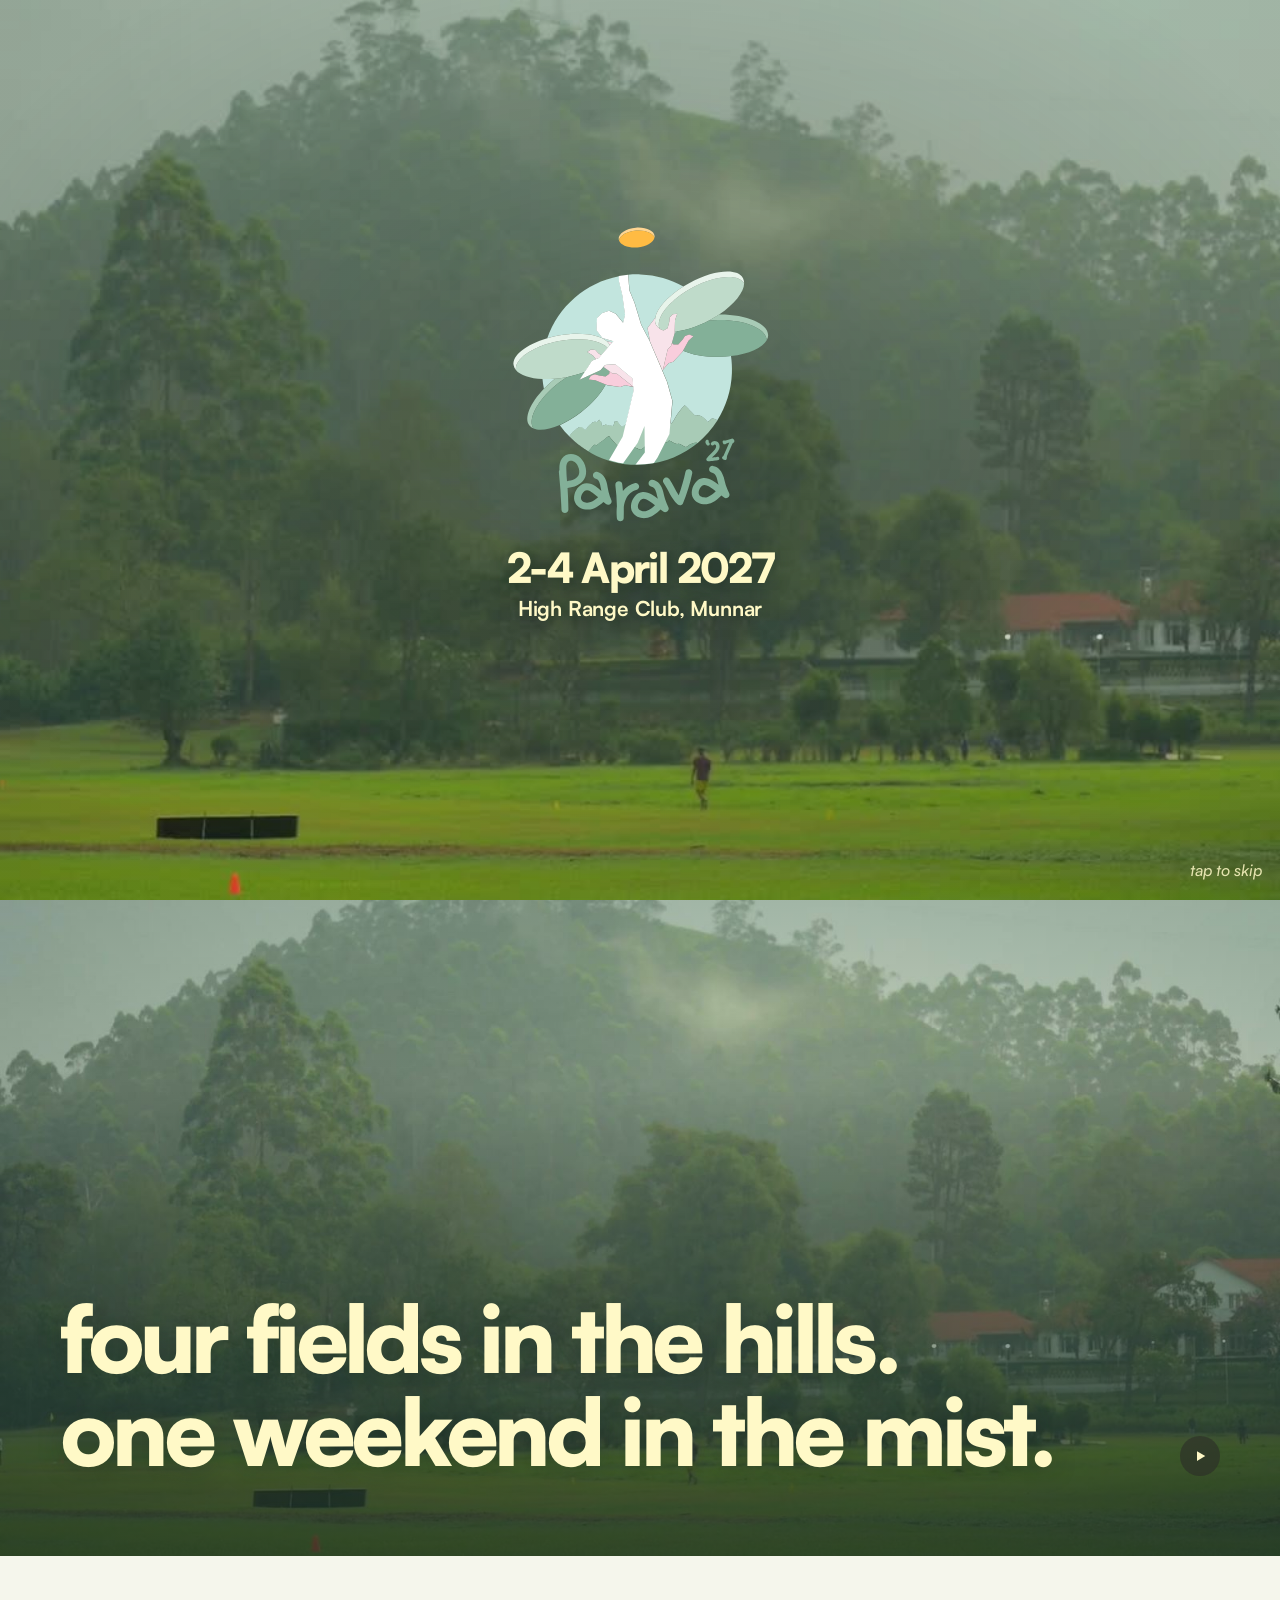
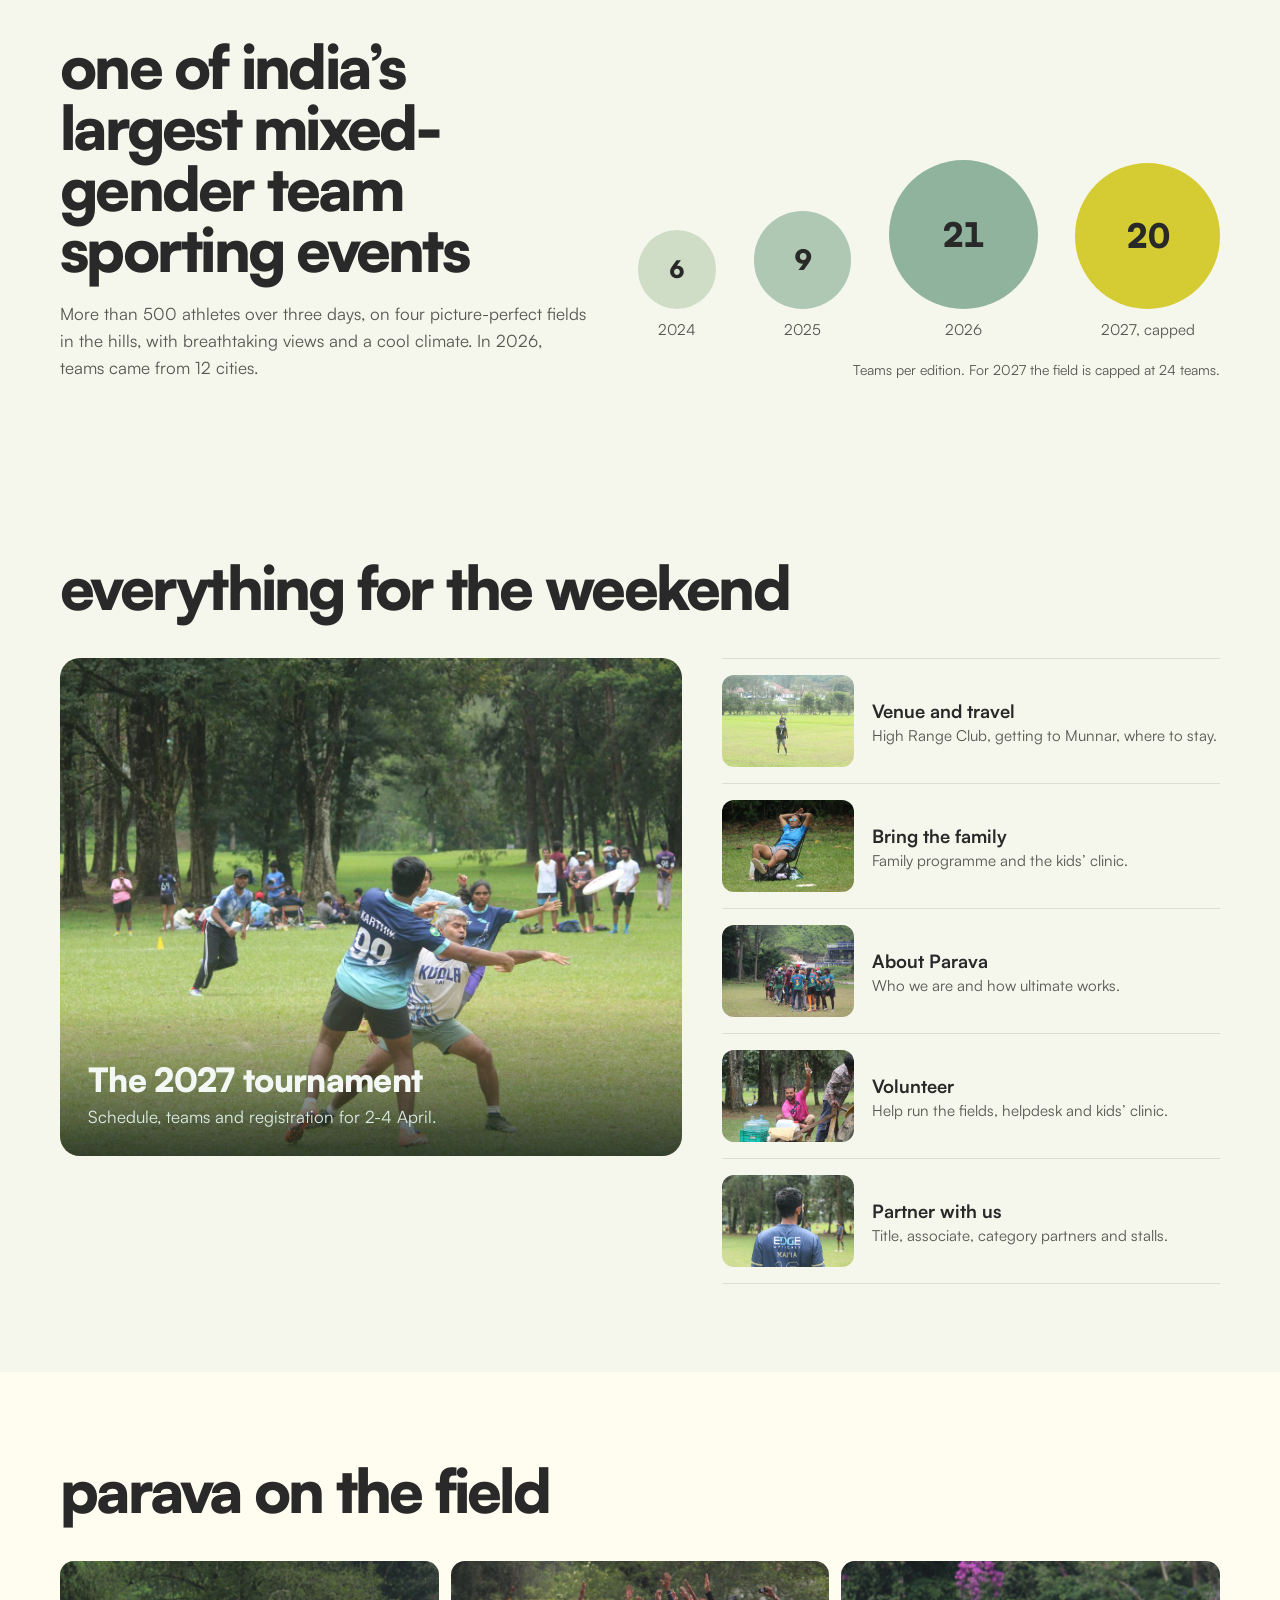
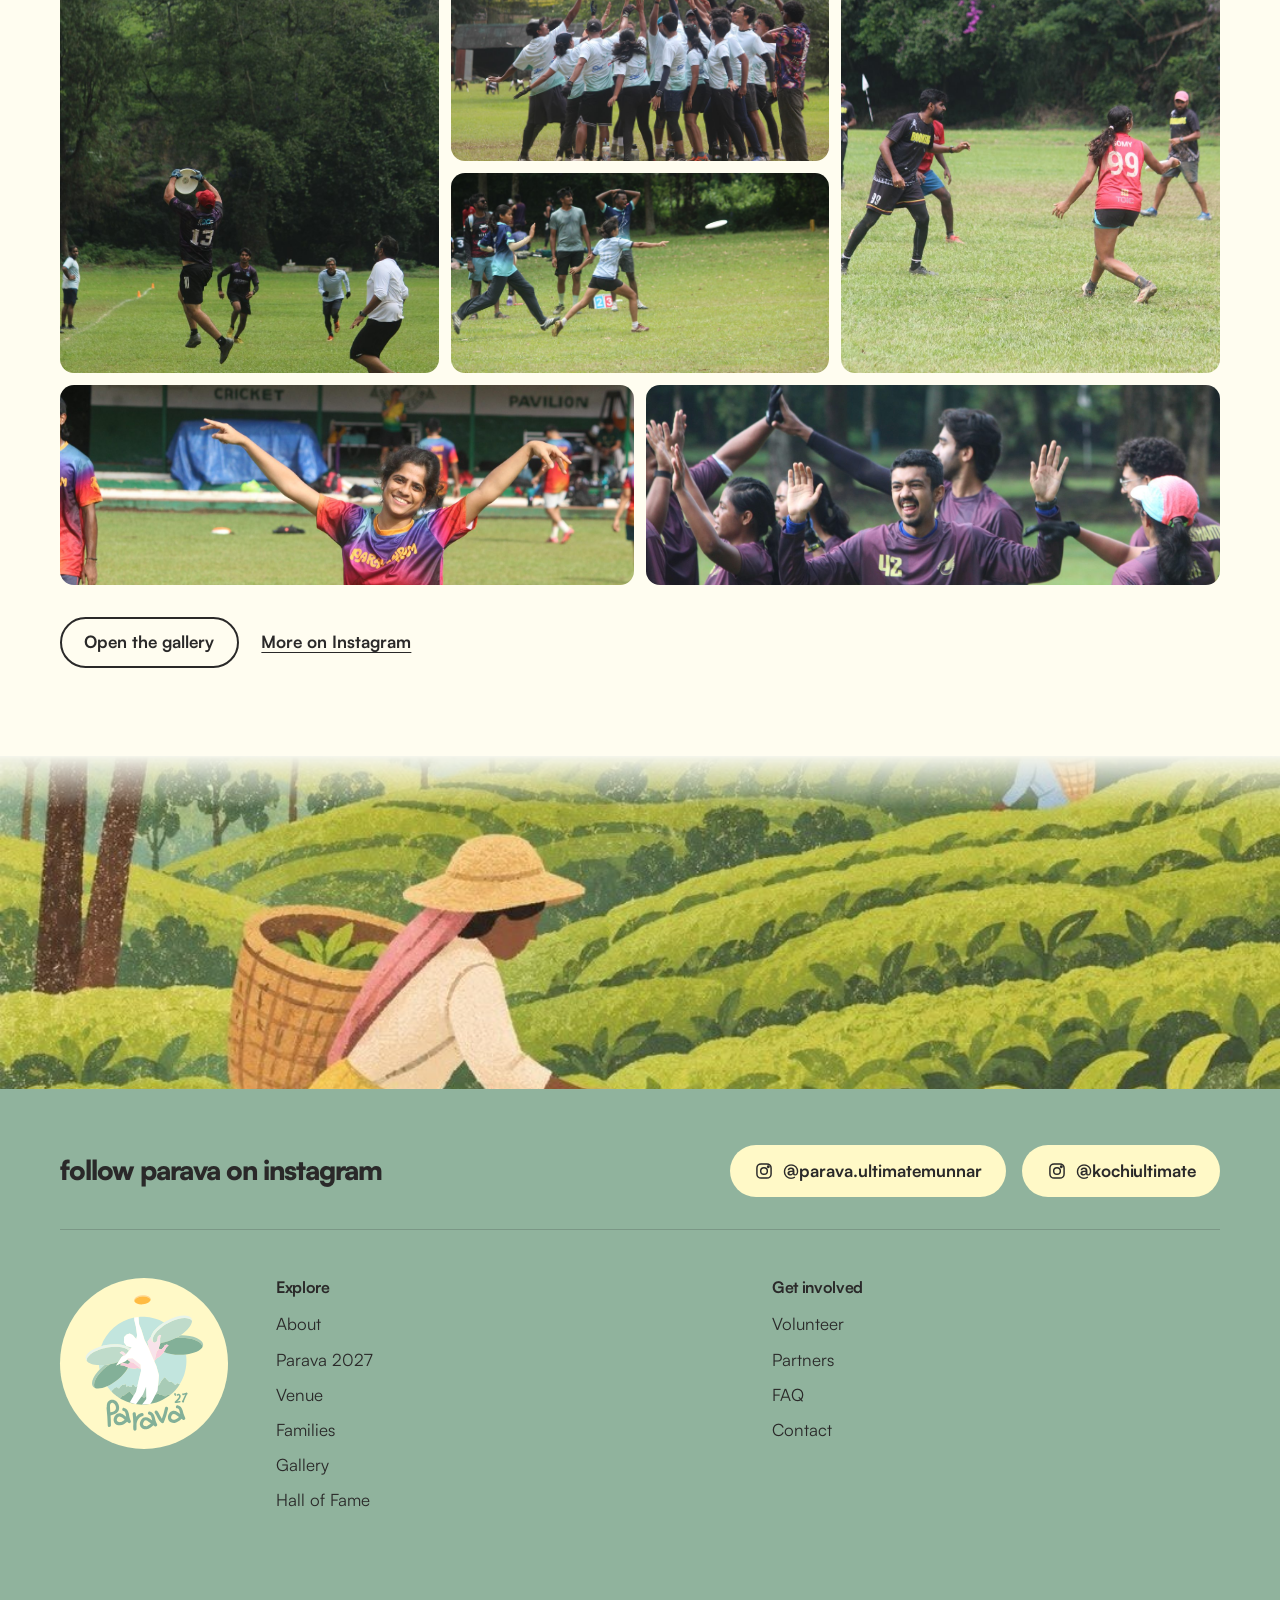
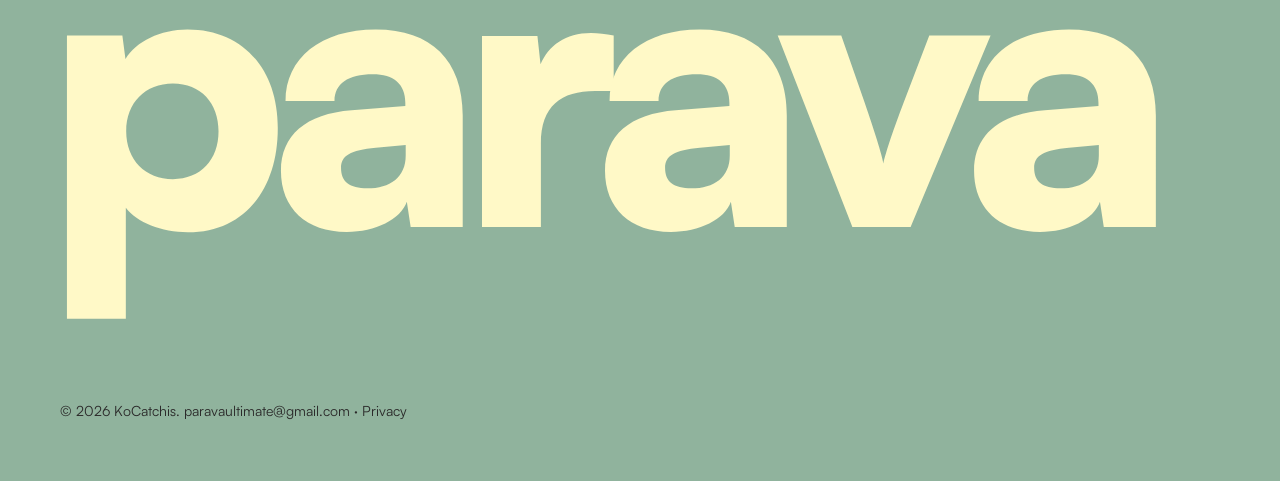
<file: index.html>
<!DOCTYPE html>
<html lang="en">
<head>
<meta charset="utf-8">
<meta name="viewport" content="width=device-width, initial-scale=1, viewport-fit=cover">
<title>Parava 2027 · Ultimate in the tea gardens of Munnar</title>
<meta name="description" content="Parava is KoCatchis’ flagship ultimate frisbee tournament: three days, 24 teams and more than 500 athletes at High Range Club, Munnar, 2-4 April 2027.">
<!-- Draft hosting on GitHub Pages: update these URLs when the real domain is live, and remove noindex at launch -->
<meta name="robots" content="noindex">
<meta property="og:type" content="website">
<meta property="og:site_name" content="Parava 2027">
<meta property="og:title" content="Parava 2027 · Ultimate in the tea gardens of Munnar">
<meta property="og:description" content="Parava is KoCatchis’ flagship ultimate frisbee tournament: three days, 24 teams and more than 500 athletes at High Range Club, Munnar, 2-4 April 2027.">
<meta property="og:url" content="https://paravaultimate.com/">
<meta property="og:image" content="https://anooprajanm.github.io/parava-preview/assets/og-logo.jpg">
<meta property="og:image:alt" content="The Parava 2027 logo: a player leaping for a disc">
<meta property="og:image:width" content="1200">
<meta property="og:image:height" content="630">
<meta name="twitter:card" content="summary_large_image">
<link rel="icon" type="image/svg+xml" href="assets/logo-2027.svg">
<link rel="apple-touch-icon" href="assets/apple-touch-icon.png">
<link rel="preload" as="image" href="assets/logo-2027.svg" fetchpriority="high">
<link rel="preload" href="assets/fonts/satoshi-black.woff2" as="font" type="font/woff2" crossorigin>
<link rel="stylesheet" href="styles.css?v=20261122q">
<link rel="stylesheet" href="home.css?v=20261122q">
<style>
/* ---------- intro: Munnar footage, the logo comes into focus out of the mist, then the date and venue;
   the footage then dips to the hero's sage and the hero builds in piece by piece (home.css + inline script below) ---------- */
.intro{position:fixed;inset:0;z-index:100;overflow:hidden;cursor:pointer;background:#2E4A3C;
  -webkit-tap-highlight-color:transparent;user-select:none;-webkit-user-select:none;transition:opacity .8s cubic-bezier(.33,1,.68,1)}
.intro-skip .intro,.intro.done{display:none}
.intro.out{opacity:0;pointer-events:none}
.intro-poster,.intro-video{position:absolute;inset:0;width:100%;height:100%;object-fit:cover}
.intro-dim{position:absolute;inset:0;background:radial-gradient(60% 60% at 50% 46%,rgba(20,36,28,.38),rgba(20,36,28,.12));opacity:0}
.intro-stage{position:absolute;inset:0;display:flex;flex-direction:column;align-items:center;justify-content:center;gap:clamp(.6rem,2.4vh,1.3rem);transform:translateY(-3vh)}
.intro-mark{width:min(46vw,260px,30vh);height:auto;opacity:0;filter:blur(14px)}
.intro-tag{margin:0;text-align:center;line-height:1.15;color:#FFF9C7;text-shadow:0 2px 18px rgba(20,36,28,.55)}
.intro-tag span{display:block;opacity:0;transform:translateY(10px)}
.intro-tag .d{font-family:var(--font-h);font-weight:900;font-size:clamp(1.6rem,4.6vh,2.6rem);letter-spacing:-.04em}
.intro-tag .v{font-family:var(--font-b);font-weight:700;font-size:clamp(.95rem,2.3vh,1.3rem);letter-spacing:-.01em;margin-top:.3rem}
.intro-hint{position:absolute;right:max(1.1rem,env(safe-area-inset-right));bottom:max(1rem,env(safe-area-inset-bottom));font-family:var(--font-b);font-style:italic;font-weight:500;font-size:1rem;color:#FFF9C7;opacity:0;transition:opacity .6s}
.intro.run .intro-dim{animation:intro-fade 2s .4s cubic-bezier(.33,1,.68,1) both}
.intro.run .intro-mark{animation:intro-focus 2.8s .8s cubic-bezier(.65,0,.35,1) both}
.intro.run .intro-tag .d{animation:intro-rise .8s 3.6s cubic-bezier(.33,1,.68,1) both}
.intro.run .intro-tag .v{animation:intro-rise .8s 4.3s cubic-bezier(.33,1,.68,1) both}
.intro.run .intro-hint{opacity:.85;transition-delay:1s}
@keyframes intro-fade{to{opacity:1}}
@keyframes intro-focus{from{opacity:0;filter:blur(14px)}to{opacity:1;filter:blur(0)}}
@keyframes intro-rise{to{opacity:1;transform:none}}
@media (prefers-reduced-motion:reduce){.intro{display:none}}
</style>
</head>
<body>
<a class="skip" href="#main">Skip to content</a>
<script>(function(){var r=document.documentElement,seen=false;try{seen=!!sessionStorage.getItem("parava-intro")}catch(e){}if(seen)r.classList.add("intro-skip");else if(!matchMedia("(prefers-reduced-motion: reduce)").matches)r.classList.add("intro-playing");})()</script>
<div class="intro" aria-hidden="true" title="Tap to skip">
  <img class="intro-poster" src="assets/video/intro.jpg" alt="" fetchpriority="high">
  <video class="intro-video" muted playsinline preload="auto" src="assets/video/intro.mp4"></video>
  <div class="intro-dim"></div>
  <div class="intro-stage"><img class="intro-mark" src="assets/logo-2027.svg" alt=""><p class="intro-tag"><span class="d">2-4 April 2027</span><span class="v">High Range Club, Munnar</span></p></div>
  <span class="intro-hint">tap to skip</span>
</div>
<svg width="0" height="0" style="position:absolute" aria-hidden="true"><defs>
  <symbol id="hills" viewBox="0 0 1280 120" preserveAspectRatio="none">
    <path style="fill:var(--hill-1)" d="M0 30 C140 8 260 14 380 30 S640 4 790 24 S1060 10 1280 26 V120 H0Z"/>
    <path style="fill:var(--hill-2)" d="M0 58 C180 36 300 48 460 60 S760 34 930 54 S1150 42 1280 50 V120 H0Z"/>
    <path style="fill:var(--hill-3)" d="M0 84 C150 70 330 76 520 88 S860 66 1040 82 S1200 76 1280 80 V120 H0Z"/>
    <path style="fill:var(--hill-4)" d="M0 106 C220 98 420 102 640 108 S1040 96 1280 104 V120 H0Z"/>
  </symbol>
</defs></svg>
<nav class="nav" aria-label="Main">
  <div class="wrap">
    <a class="brand" href="index.html"><img src="assets/logo-2027.svg" alt=""><b>Parava</b><span>’27</span></a>
    <button class="menu-btn" aria-expanded="false" aria-controls="menu" aria-label="Menu"><span class="burger" aria-hidden="true"><i></i><i></i><i></i></span></button>
    <ul id="menu"><li><a href="about.html">About</a></li><li><a href="tournament.html">2027</a></li><li><a href="venue.html">Venue</a></li><li><a href="families.html">Families</a></li><li><a href="gallery.html">Gallery</a></li><li><a href="hall-of-fame.html">Hall of Fame</a></li><li><a href="volunteer.html">Volunteer</a></li><li><a href="partners.html">Partners</a></li><li><a href="faq.html">FAQ</a></li><li><a href="contact.html">Contact</a></li><li><a class="cta" href="register.html" data-reg>Register</a></li></ul>
  </div>
</nav>
<main id="main" class="home">
<header class="hero home-hero">
  <div class="wrap">
    <div class="hero-copy">
      <div class="logo"><img src="assets/logo-2027.svg" alt="Parava logo"></div>
      <h1>Parava 2027<small>April 2, 3, 4</small></h1>
      <p class="where">High Range Club, Munnar</p>
      <p class="hero-lede">The fourth edition. Club ultimate in the tea gardens of Munnar, hosted by KoCatchis.</p>
      <div class="btns">
        <a class="btn btn-tea" href="register.html">Register your team</a>
        <a class="btn btn-line" href="tournament.html">See the weekend</a>
        <p class="countdown-line" data-throw="right"><b data-cd="d">--</b> days to the first pull</p>
      </div>
    </div>
    <div class="hero-art"><img src="assets/art/thrower-sage.jpg" width="1062" height="1060" fetchpriority="high" alt="Illustration: a player throws a disc over the tea hills"></div>
  </div>
</header>
<section class="film-band" aria-label="Munnar">
  <div class="hero-photo film"><video class="film-video" muted loop playsinline preload="none" poster="assets/video/munnar-poster.jpg" data-src-wide="assets/video/munnar-1600.mp4" data-src-narrow="assets/video/munnar-960.mp4" aria-label="Video: mist, meadows, players and blossoms at High Range Club, Munnar"></video><div class="wx-layer sunny" aria-hidden="true"><i class="warm"></i><i class="glow"></i><i class="sweep"></i></div><div class="wx-layer misty" aria-hidden="true"><i class="haze"></i><i class="bank"></i><i class="bank"></i></div><div class="wx-layer rainy" aria-hidden="true"><i class="cool"></i><i class="sheet"></i><i class="sheet"></i><i class="drop"></i><i class="drop"></i><i class="drop"></i></div></div>
  <div class="wrap"><p class="tagline"><span data-throw="left">Four fields in the hills. <span class="one-line">One weekend in the mist.</span></span></p></div>
  <button class="vid-toggle film-toggle" type="button" aria-label="Pause the video" hidden><svg viewBox="0 0 24 24" aria-hidden="true"><rect class="i-pause" x="7" y="5" width="3.5" height="14" rx="1"/><rect class="i-pause" x="13.5" y="5" width="3.5" height="14" rx="1"/><path class="i-play" d="M8 5.5v13l11-6.5z"/></svg></button>
</section>
<section class="numbers home-numbers grain" aria-labelledby="num-h">
  <div class="wrap">
    <div>
      <h2 id="num-h">One of India’s largest mixed-gender team sporting events</h2>
      <p class="num-line">More than 500 athletes over three days, on four picture-perfect fields in the hills, with breathtaking views and a cool climate. In 2026, teams came from 12 cities.</p>
    </div>
    <figure class="growth-discs-wrap">
      <div class="growth-discs" role="img" aria-label="Teams per edition: 7 in 2024, 11 in 2025, 25 in 2026, capped at 24 in 2027">
        <div class="gd y24"><span class="d"><b data-count="7">7</b></span><small>2024</small></div>
        <div class="gd y25"><span class="d"><b data-count="11">11</b></span><small>2025</small></div>
        <div class="gd y26"><span class="d"><b data-count="25">25</b></span><small>2026</small></div>
        <div class="gd y27" data-throw="top"><span class="d"><b data-count="24">24</b></span><small>2027, capped</small></div>
      </div>
      <figcaption class="growth-note">Teams per edition. For 2027 the field is capped at 24 teams.</figcaption>
    </figure>
  </div>
</section>
<section class="block plan">
  <div class="wrap">
    <h2><span data-throw="right">Everything for the weekend</span></h2>
    <span class="throw-note" data-at="3" data-dx="14" data-dy="-40">huck it</span>
    <div class="plan-grid">
      <a class="feature" href="tournament.html"><img src="assets/2026/p26-3672.jpg" alt="Two players contest a throw in a crowded field" loading="lazy"><div><b>The 2027 tournament</b><span>Schedule, teams and registration for 2-4 April.</span></div></a>
      <ul class="plan-list">
        <li><a href="venue.html"><img src="assets/2026/p26-3551.jpg" alt="" loading="lazy"><span><b>Venue and travel</b><small>High Range Club, getting to Munnar, where to stay.</small></span></a></li>
        <li><a href="families.html"><img src="assets/2026/p26-3679.jpg" alt="" loading="lazy"><span><b>Bring the family</b><small>Family programme and the kids’ clinic.</small></span></a></li>
        <li><a href="about.html"><img src="assets/2026/p26-3980.jpg" alt="" loading="lazy"><span><b>About Parava</b><small>Who we are and how ultimate works.</small></span></a></li>
        <li><a href="volunteer.html"><img src="assets/2026/p26-4018.jpg" alt="" loading="lazy"><span><b>Volunteer</b><small>Help run the fields, helpdesk and kids’ clinic.</small></span></a></li>
        <li><a href="partners.html"><img src="assets/2026/p26-3610.jpg" alt="" loading="lazy"><span><b>Partner with us</b><small>Title, associate, category partners and stalls.</small></span></a></li>
      </ul>
    </div>
  </div>
</section>
<section class="block surface home-gallery">
  <div class="wrap">
    <h2><span data-throw="right">Parava on the field</span></h2>
    <span class="throw-note" data-at="4" data-dx="-4" data-dy="-48">the catch</span>
    <div class="gallery">
      <figure><img src="assets/2026/p26-3723.jpg" alt="A player leaps to catch the disc" loading="lazy"></figure>
      <figure><img src="assets/2026/p26-3853.jpg" alt="A team cheers with arms raised after a game" loading="lazy"></figure>
      <figure><img src="assets/2026/p26-3951.jpg" alt="Players in action beneath flowering bougainvillea" loading="lazy"></figure>
      <figure><img src="assets/2026/p26-3677.jpg" alt="A disc in flight between two players" loading="lazy"></figure>
      <figure><img src="assets/2026/p26-3027.jpg" alt="A player flings her arms wide, beaming, in front of the cricket pavilion" loading="lazy" style="object-position:61% 22%"></figure>
      <figure><img src="assets/2026/p26-2986.jpg" alt="Teammates in maroon trade high-fives after a point" loading="lazy"></figure>
    </div>
    <div class="more"><a class="btn btn-line" href="gallery.html">Open the gallery</a> <a class="more-ig" href="https://www.instagram.com/parava.ultimatemunnar/" target="_blank" rel="noopener">More on Instagram</a></div>
  </div>
</section>
</main>
<div class="ground" aria-hidden="true"></div>
<footer>
  <div class="wrap">
    <div class="follow">
      <p>Follow Parava on Instagram</p>
      <a class="btn btn-follow" href="https://www.instagram.com/parava.ultimatemunnar/" target="_blank" rel="noopener"><svg class="ig" viewBox="0 0 24 24" aria-hidden="true"><rect x="3.5" y="3.5" width="17" height="17" rx="5"/><circle cx="12" cy="12" r="4"/><circle cx="17.2" cy="6.8" r=".9"/></svg>@parava.ultimatemunnar</a>
      <a class="btn btn-follow" href="https://www.instagram.com/kochiultimate/" target="_blank" rel="noopener"><svg class="ig" viewBox="0 0 24 24" aria-hidden="true"><rect x="3.5" y="3.5" width="17" height="17" rx="5"/><circle cx="12" cy="12" r="4"/><circle cx="17.2" cy="6.8" r=".9"/></svg>@kochiultimate</a>
    </div>
    <div class="logo"><img src="assets/logo-2027.svg" alt="Parava logo" loading="lazy"></div>
    <div>
      <h3>Explore</h3>
      <ul><li><a href="about.html">About</a></li><li><a href="tournament.html">Parava 2027</a></li><li><a href="venue.html">Venue</a></li><li><a href="families.html">Families</a></li><li><a href="gallery.html">Gallery</a></li><li><a href="hall-of-fame.html">Hall of Fame</a></li></ul>
    </div>
    <div>
      <h3>Get involved</h3>
      <ul><li><a href="volunteer.html">Volunteer</a></li><li><a href="partners.html">Partners</a></li><li><a href="faq.html">FAQ</a></li><li><a href="contact.html">Contact</a></li></ul>
    </div>
    <p class="wordmark" aria-hidden="true">Parava</p>
    <p class="legal">© 2026 KoCatchis. <a href="mailto:paravaultimate@gmail.com">paravaultimate@gmail.com</a> · <a href="privacy.html">Privacy</a></p>
  </div>
</footer>
<script src="site.js?v=20261122q"></script>
<script src="home.js?v=20261122q"></script>
<script>
// Intro: once per visit (session). Footage plays, the logo comes into focus, then the date and venue (CSS, .run).
// At 6 s the footage dips to sage and the hero builds in (html.hero-in). Tap or any key skips; reduced motion never shows it.
// It starts on the still frame if the clip is slow, so nobody waits for the video.
document.querySelectorAll(".intro").forEach(intro=>{
  const root=document.documentElement, video=intro.querySelector(".intro-video");
  let ended=false, timers=[];
  const reveal=()=>{root.classList.add("hero-in");root.classList.remove("intro-playing");};
  const end=()=>{if(ended)return;ended=true;timers.forEach(clearTimeout);intro.classList.add("done");try{video.pause()}catch(e){}
    try{sessionStorage.setItem("parava-intro","1")}catch(e){}};
  if(root.classList.contains("intro-skip")||matchMedia("(prefers-reduced-motion: reduce)").matches){reveal();end();return;}
  const out=()=>{if(ended||intro.classList.contains("out"))return;intro.classList.add("out");timers.push(setTimeout(reveal,700),setTimeout(end,2600));};
  intro.addEventListener("click",out);addEventListener("keydown",out,{once:true});
  let started=false;
  const go=()=>{if(started)return;started=true;intro.classList.add("run");timers.push(setTimeout(out,6000));};
  video.addEventListener("playing",go,{once:true});
  const p=video.play(); if(p&&p.catch)p.catch(()=>{});
  timers.push(setTimeout(go,900));        // slow clip: run on the still frame instead of waiting
  timers.push(setTimeout(()=>{if(!ended){out();}},12000));   // safety net
});
</script>
</body>
</html>
</file>
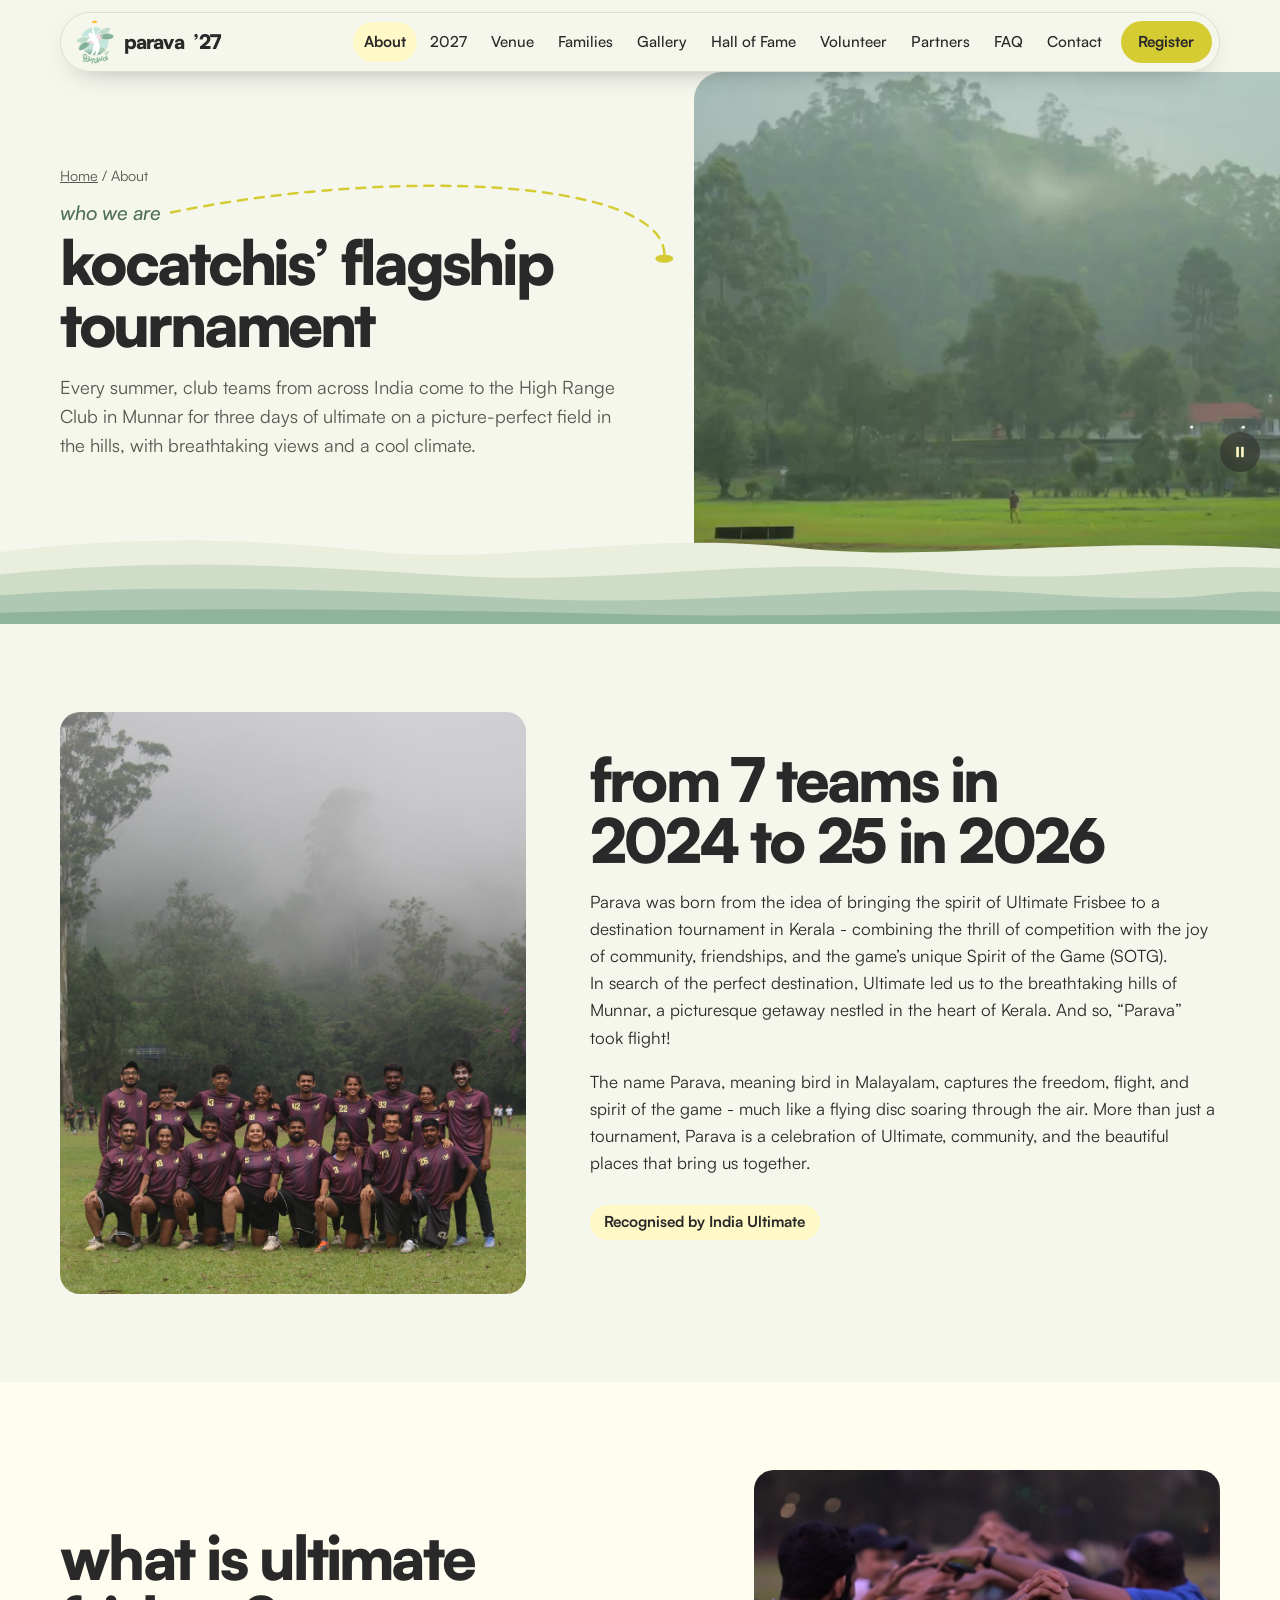
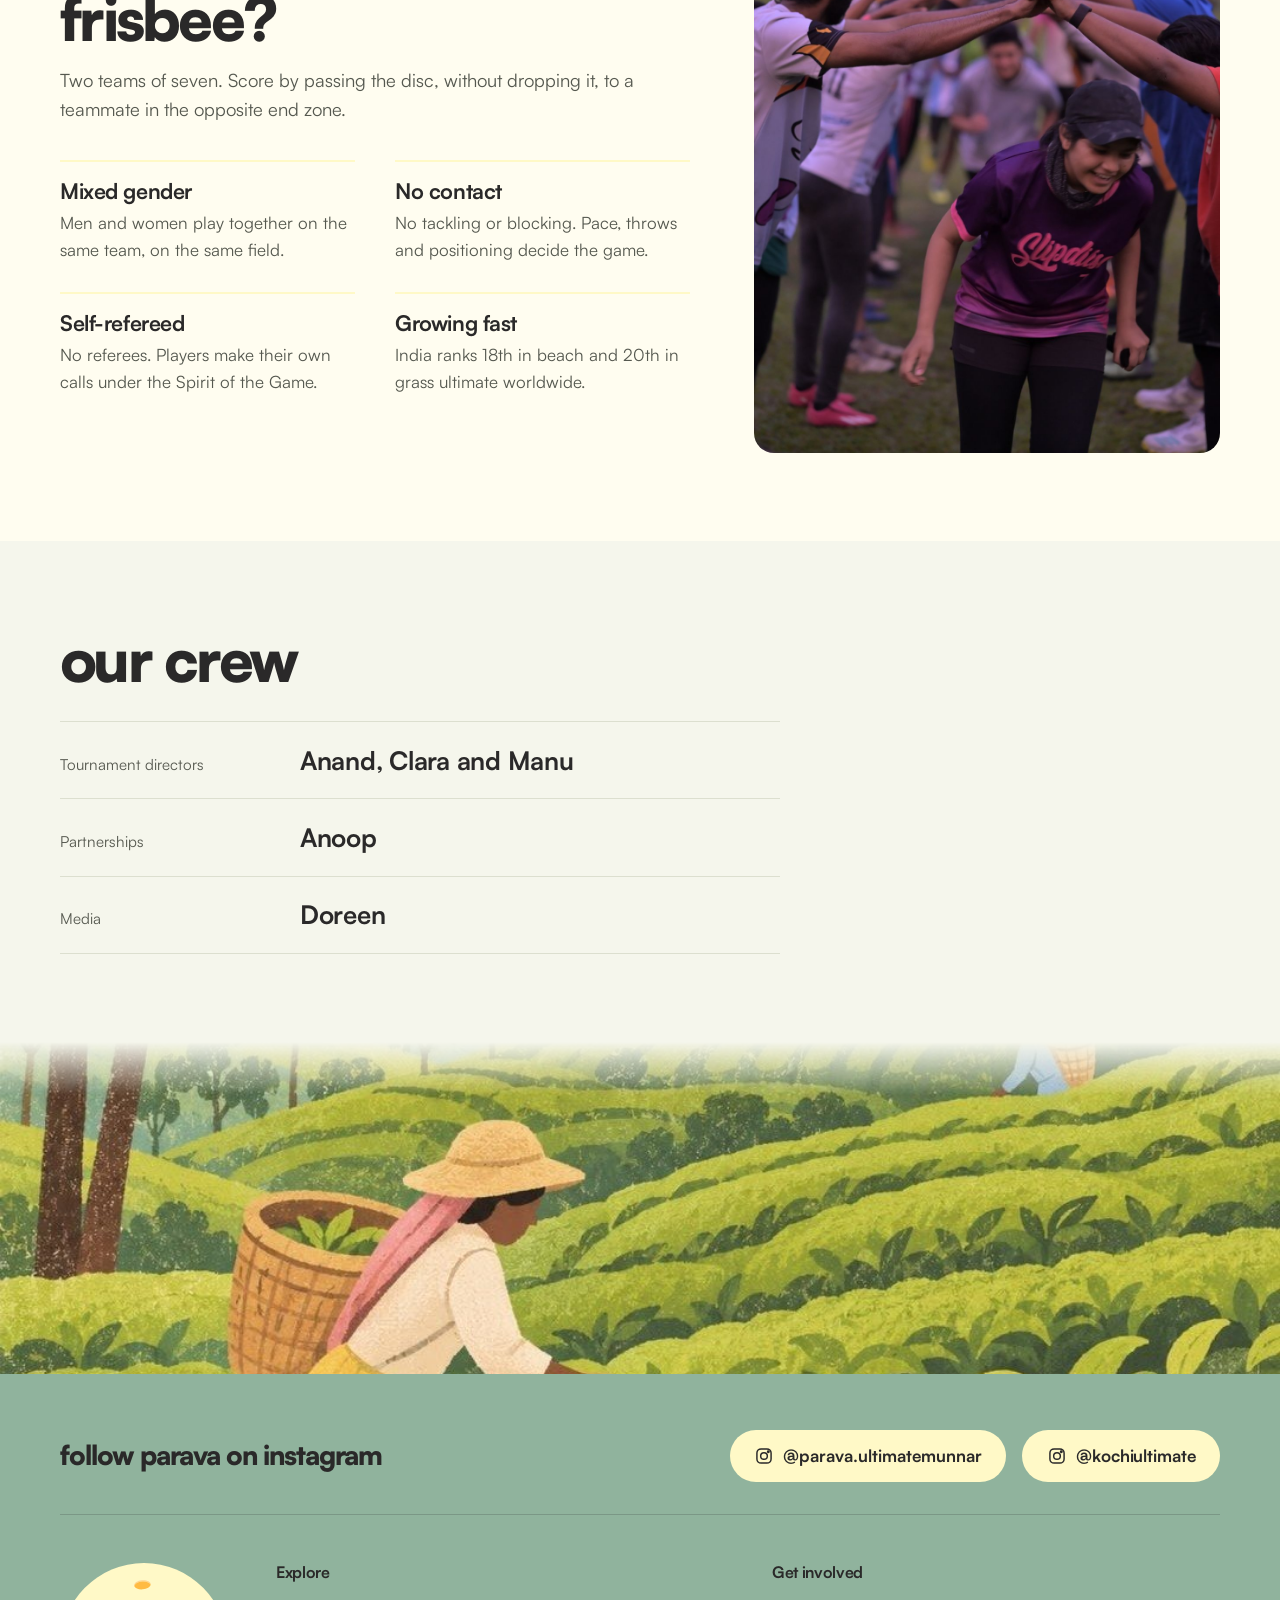
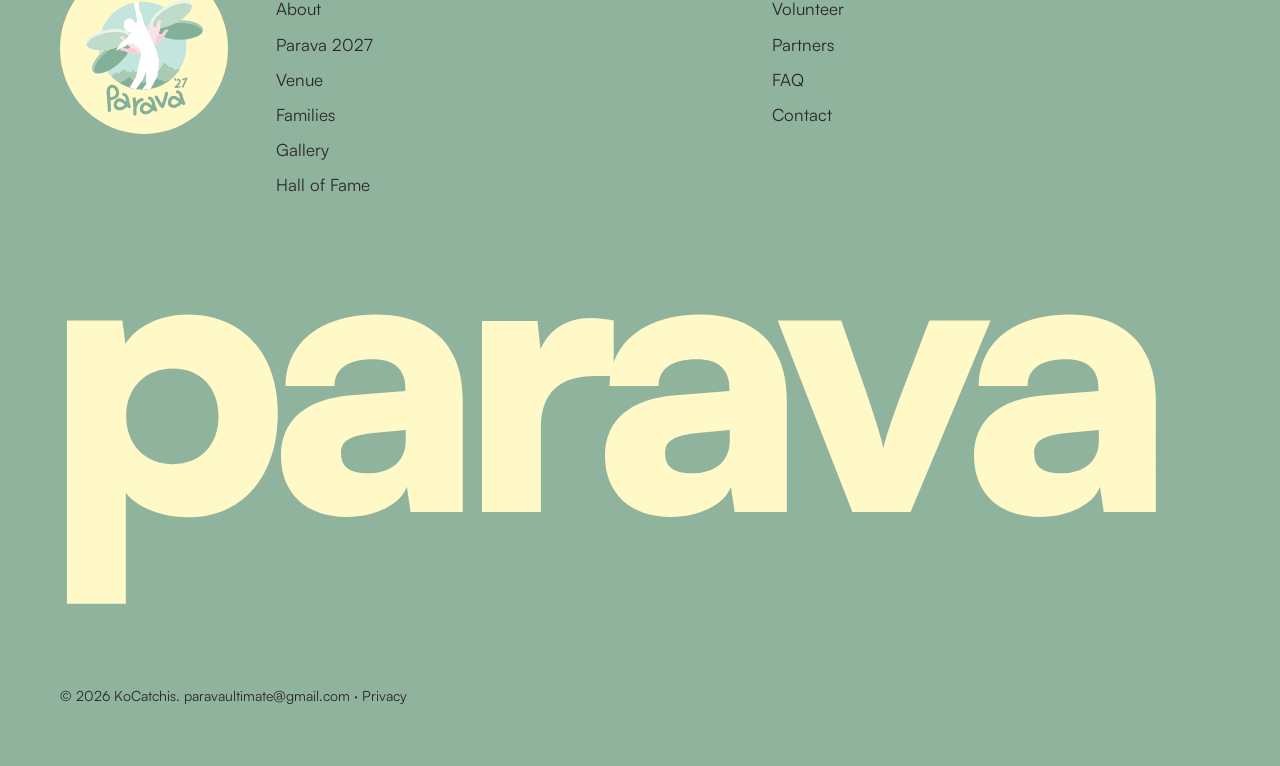
<file: about.html>
<!DOCTYPE html>
<html lang="en">
<head>
<meta charset="utf-8">
<meta name="viewport" content="width=device-width, initial-scale=1, viewport-fit=cover">
<title>About Parava · Parava 2027</title>
<meta name="description" content="Parava is KoCatchis’ flagship ultimate frisbee tournament: three days, 24 teams and more than 500 athletes at High Range Club, Munnar, 2-4 April 2027.">
<!-- Draft hosting on GitHub Pages: update these URLs when the real domain is live, and remove noindex at launch -->
<meta name="robots" content="noindex">
<meta property="og:type" content="website">
<meta property="og:site_name" content="Parava 2027">
<meta property="og:title" content="About Parava · Parava 2027">
<meta property="og:description" content="Parava is KoCatchis’ flagship ultimate frisbee tournament: three days, 24 teams and more than 500 athletes at High Range Club, Munnar, 2-4 April 2027.">
<meta property="og:url" content="https://paravaultimate.com/about.html">
<meta property="og:image" content="https://anooprajanm.github.io/parava-preview/assets/og-logo.jpg">
<meta property="og:image:alt" content="The Parava 2027 logo: a player leaping for a disc">
<meta property="og:image:width" content="1200">
<meta property="og:image:height" content="630">
<meta name="twitter:card" content="summary_large_image">
<link rel="icon" type="image/svg+xml" href="assets/logo-2027.svg">
<link rel="apple-touch-icon" href="assets/apple-touch-icon.png">
<link rel="preload" href="assets/fonts/satoshi-black.woff2" as="font" type="font/woff2" crossorigin>
<link rel="stylesheet" href="styles.css?v=20261122q">
</head>
<body>
<a class="skip" href="#main">Skip to content</a>
<svg width="0" height="0" style="position:absolute" aria-hidden="true"><defs>
  <symbol id="hills" viewBox="0 0 1280 120" preserveAspectRatio="none">
    <path style="fill:var(--hill-1)" d="M0 30 C140 8 260 14 380 30 S640 4 790 24 S1060 10 1280 26 V120 H0Z"/>
    <path style="fill:var(--hill-2)" d="M0 58 C180 36 300 48 460 60 S760 34 930 54 S1150 42 1280 50 V120 H0Z"/>
    <path style="fill:var(--hill-3)" d="M0 84 C150 70 330 76 520 88 S860 66 1040 82 S1200 76 1280 80 V120 H0Z"/>
    <path style="fill:var(--hill-4)" d="M0 106 C220 98 420 102 640 108 S1040 96 1280 104 V120 H0Z"/>
  </symbol>
</defs></svg>
<nav class="nav" aria-label="Main">
  <div class="wrap">
    <a class="brand" href="index.html"><img src="assets/logo-2027.svg" alt=""><b>Parava</b><span>’27</span></a>
    <button class="menu-btn" aria-expanded="false" aria-controls="menu" aria-label="Menu"><span class="burger" aria-hidden="true"><i></i><i></i><i></i></span></button>
    <ul id="menu"><li><a href="about.html" aria-current="page">About</a></li><li><a href="tournament.html">2027</a></li><li><a href="venue.html">Venue</a></li><li><a href="families.html">Families</a></li><li><a href="gallery.html">Gallery</a></li><li><a href="hall-of-fame.html">Hall of Fame</a></li><li><a href="volunteer.html">Volunteer</a></li><li><a href="partners.html">Partners</a></li><li><a href="faq.html">FAQ</a></li><li><a href="contact.html">Contact</a></li><li><a class="cta" href="register.html" data-reg>Register</a></li></ul>
  </div>
</nav>
<main id="main">
<header class="pagehead">
  <div class="wrap">
    <div>
      <p class="crumbs"><a href="index.html">Home</a> / About</p>
      <p class="kicker">who we are</p>
      <h1>KoCatchis’ flagship tournament</h1>
      <p class="lede">Every summer, club teams from across India come to the High Range Club in Munnar for three days of ultimate on a picture-perfect field in the hills, with breathtaking views and a cool climate.</p>
    </div>
    <div class="pic vid"><video class="loop" autoplay muted loop playsinline preload="metadata" poster="assets/video/loop-misty-hills.jpg" aria-label="Video: mist drifting over the hills and fields at Munnar"><source src="assets/video/loop-misty-hills.mp4" type="video/mp4"></video><button class="vid-toggle" type="button" aria-label="Pause the video" hidden><svg viewBox="0 0 24 24" aria-hidden="true"><rect class="i-pause" x="7" y="5" width="3.5" height="14" rx="1"/><rect class="i-pause" x="13.5" y="5" width="3.5" height="14" rx="1"/><path class="i-play" d="M8 5.5v13l11-6.5z"/></svg></button></div>
  </div>
  <div class="hills"><svg><use href="#hills"/></svg></div>
</header>
<section class="block">
  <div class="wrap split">
    <div class="pic"><img src="assets/2026/p26-4029.jpg" alt="A team photo on the field with mist rolling over the hills" loading="lazy" class="pos-low"></div>
    <div>
      <h2>From 7 teams in 2024 to 25 in 2026</h2>
      <p>Parava was born from the idea of bringing the spirit of Ultimate Frisbee to a destination tournament in Kerala - combining the thrill of competition with the joy of community, friendships, and the game’s unique Spirit of the Game (SOTG). In search of the perfect destination, Ultimate led us to the breathtaking hills of Munnar, a picturesque getaway nestled in the heart of Kerala. And so, “Parava” took flight!</p>
      <p>The name Parava, meaning bird in Malayalam, captures the freedom, flight, and spirit of the game - much like a flying disc soaring through the air. More than just a tournament, Parava is a celebration of Ultimate, community, and the beautiful places that bring us together.</p>
      <ul class="creds"><li>Recognised by India Ultimate</li></ul>
    </div>
  </div>
</section>
<section class="block surface" id="ultimate">
  <div class="wrap split flip">
    <div>
      <h2>What is ultimate frisbee?</h2>
      <p class="lede">Two teams of seven. Score by passing the disc, without dropping it, to a teammate in the opposite end zone.</p>
      <div class="feat">
        <div><h3>Mixed gender</h3><p>Men and women play together on the same team, on the same field.</p></div>
        <div><h3>No contact</h3><p>No tackling or blocking. Pace, throws and positioning decide the game.</p></div>
        <div><h3>Self-refereed</h3><p>No referees. Players make their own calls under the Spirit of the Game.</p></div>
        <div><h3>Growing fast</h3><p>India ranks 18th in beach and 20th in grass ultimate worldwide.</p></div>
      </div>
    </div>
    <div class="pic"><img src="assets/2026/ak-9520.jpg" alt="A player runs, laughing, through a tunnel of raised arms" loading="lazy"></div>
  </div>
</section>
<section class="block" id="crew">
  <div class="wrap">
    <h2>Our crew</h2>
    <dl class="crew-list">
      <div><dt>Tournament directors</dt><dd>Anand, Clara and Manu</dd></div>
      <div><dt>Partnerships</dt><dd>Anoop</dd></div>
      <div><dt>Media</dt><dd>Doreen</dd></div>
    </dl>
  </div>
</section>
</main>
<div class="ground" aria-hidden="true"></div>
<footer>
  <div class="wrap">
    <div class="follow">
      <p>Follow Parava on Instagram</p>
      <a class="btn btn-follow" href="https://www.instagram.com/parava.ultimatemunnar/" target="_blank" rel="noopener"><svg class="ig" viewBox="0 0 24 24" aria-hidden="true"><rect x="3.5" y="3.5" width="17" height="17" rx="5"/><circle cx="12" cy="12" r="4"/><circle cx="17.2" cy="6.8" r=".9"/></svg>@parava.ultimatemunnar</a>
      <a class="btn btn-follow" href="https://www.instagram.com/kochiultimate/" target="_blank" rel="noopener"><svg class="ig" viewBox="0 0 24 24" aria-hidden="true"><rect x="3.5" y="3.5" width="17" height="17" rx="5"/><circle cx="12" cy="12" r="4"/><circle cx="17.2" cy="6.8" r=".9"/></svg>@kochiultimate</a>
    </div>
    <div class="logo"><img src="assets/logo-2027.svg" alt="Parava logo" loading="lazy"></div>
    <div>
      <h3>Explore</h3>
      <ul><li><a href="about.html">About</a></li><li><a href="tournament.html">Parava 2027</a></li><li><a href="venue.html">Venue</a></li><li><a href="families.html">Families</a></li><li><a href="gallery.html">Gallery</a></li><li><a href="hall-of-fame.html">Hall of Fame</a></li></ul>
    </div>
    <div>
      <h3>Get involved</h3>
      <ul><li><a href="volunteer.html">Volunteer</a></li><li><a href="partners.html">Partners</a></li><li><a href="faq.html">FAQ</a></li><li><a href="contact.html">Contact</a></li></ul>
    </div>
    <p class="wordmark" aria-hidden="true">Parava</p>
    <p class="legal">© 2026 KoCatchis. <a href="mailto:paravaultimate@gmail.com">paravaultimate@gmail.com</a> · <a href="privacy.html">Privacy</a></p>
  </div>
</footer>
<script src="site.js?v=20261122q"></script>
</body>
</html>
</file>
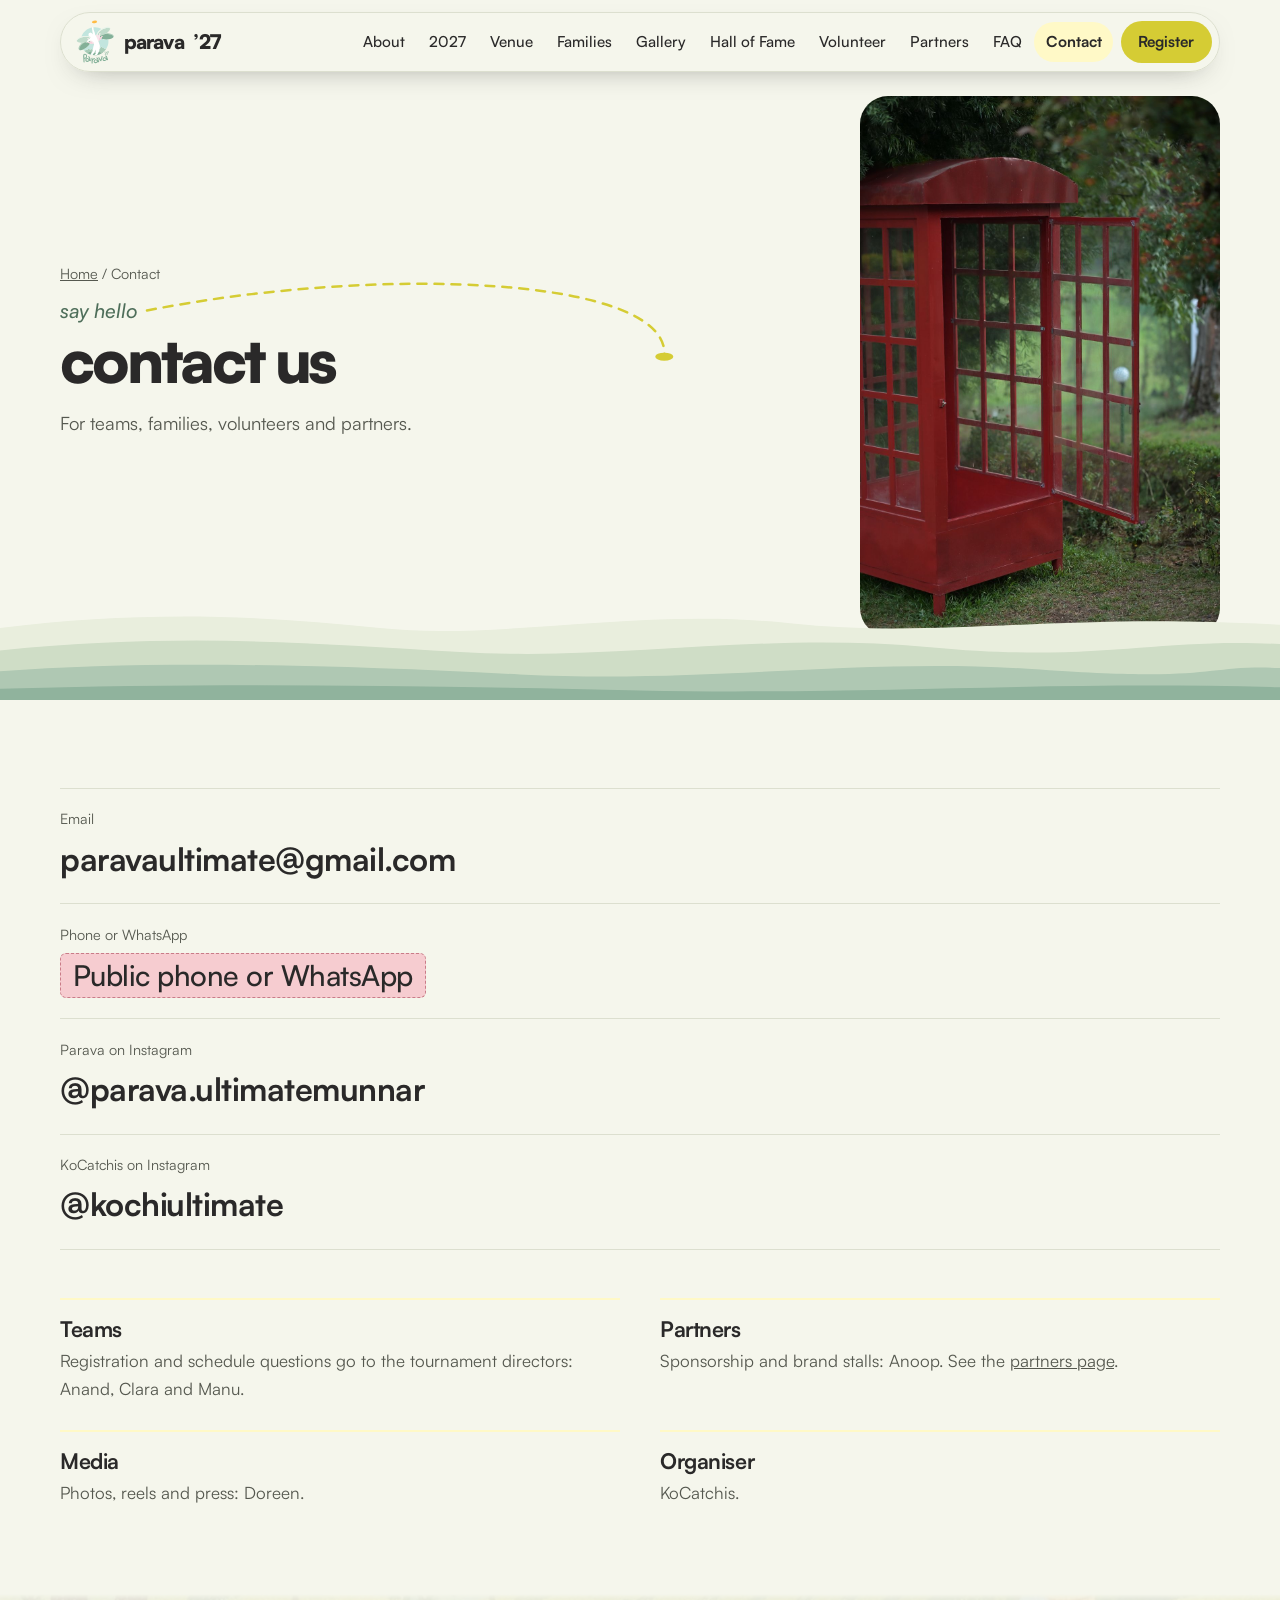
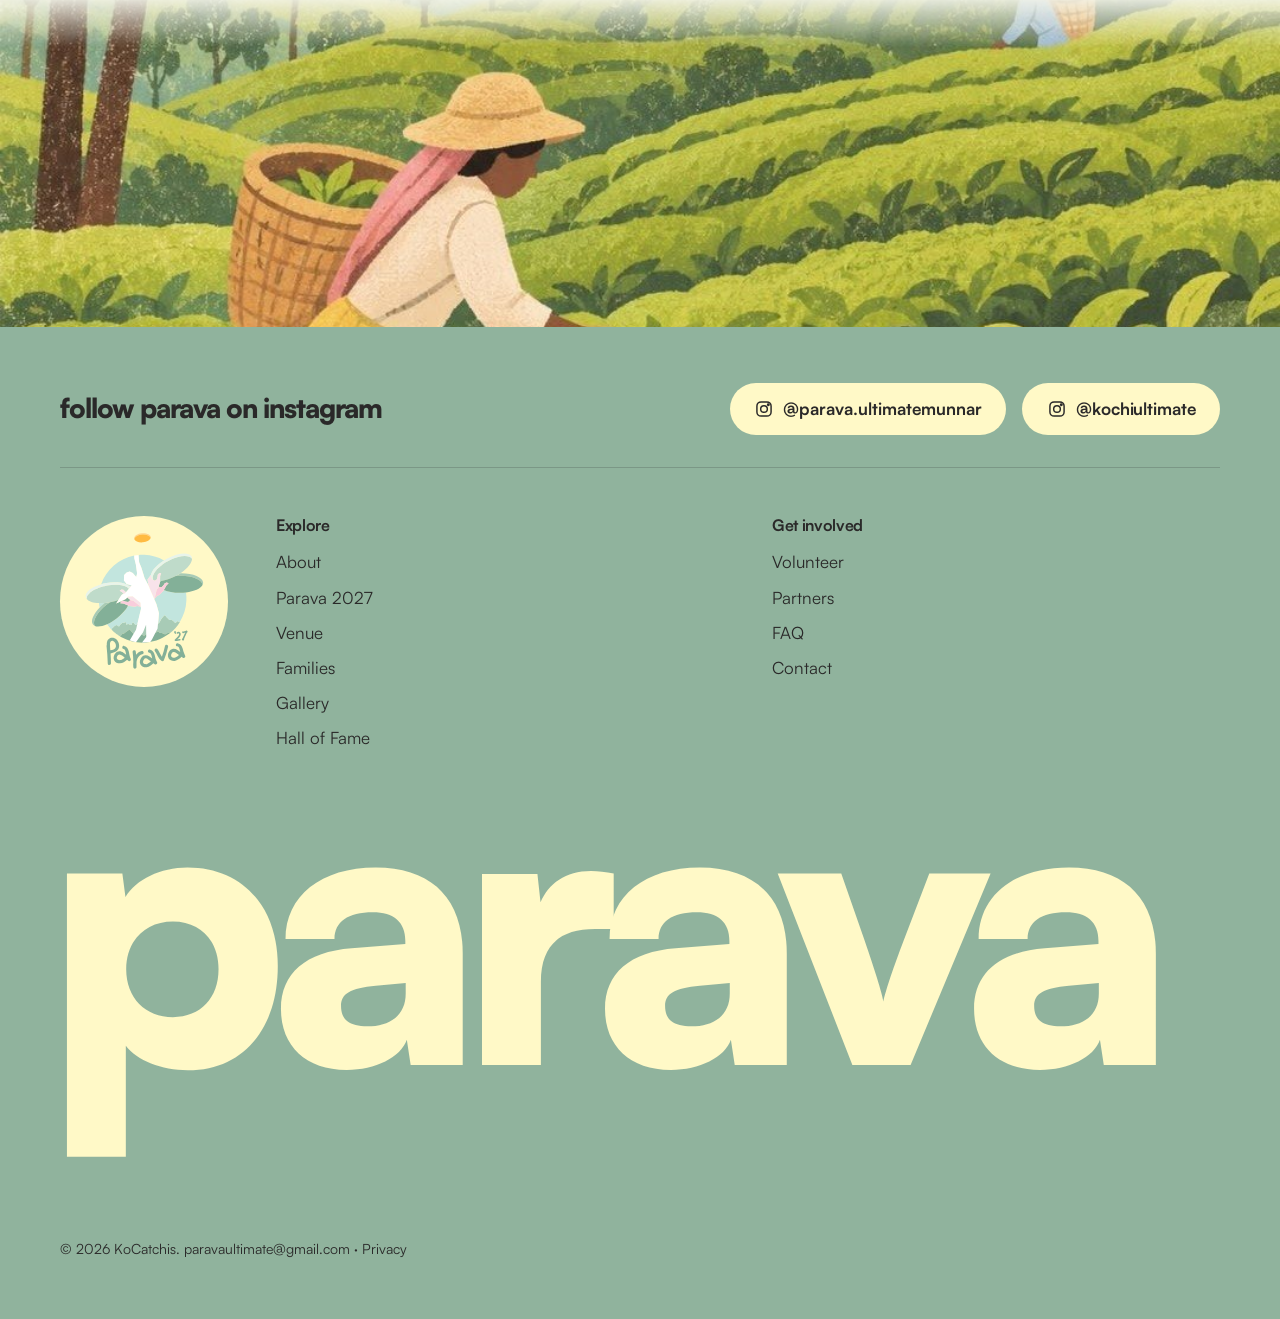
<file: contact.html>
<!DOCTYPE html>
<html lang="en">
<head>
<meta charset="utf-8">
<meta name="viewport" content="width=device-width, initial-scale=1, viewport-fit=cover">
<title>Contact · Parava 2027</title>
<meta name="description" content="Parava is KoCatchis’ flagship ultimate frisbee tournament: three days, 24 teams and more than 500 athletes at High Range Club, Munnar, 2-4 April 2027.">
<!-- Draft hosting on GitHub Pages: update these URLs when the real domain is live, and remove noindex at launch -->
<meta name="robots" content="noindex">
<meta property="og:type" content="website">
<meta property="og:site_name" content="Parava 2027">
<meta property="og:title" content="Contact · Parava 2027">
<meta property="og:description" content="Parava is KoCatchis’ flagship ultimate frisbee tournament: three days, 24 teams and more than 500 athletes at High Range Club, Munnar, 2-4 April 2027.">
<meta property="og:url" content="https://paravaultimate.com/contact.html">
<meta property="og:image" content="https://anooprajanm.github.io/parava-preview/assets/og-logo.jpg">
<meta property="og:image:alt" content="The Parava 2027 logo: a player leaping for a disc">
<meta property="og:image:width" content="1200">
<meta property="og:image:height" content="630">
<meta name="twitter:card" content="summary_large_image">
<link rel="icon" type="image/svg+xml" href="assets/logo-2027.svg">
<link rel="apple-touch-icon" href="assets/apple-touch-icon.png">
<link rel="preload" href="assets/fonts/satoshi-black.woff2" as="font" type="font/woff2" crossorigin>
<link rel="stylesheet" href="styles.css?v=20261122q">
</head>
<body>
<a class="skip" href="#main">Skip to content</a>
<svg width="0" height="0" style="position:absolute" aria-hidden="true"><defs>
  <symbol id="hills" viewBox="0 0 1280 120" preserveAspectRatio="none">
    <path style="fill:var(--hill-1)" d="M0 30 C140 8 260 14 380 30 S640 4 790 24 S1060 10 1280 26 V120 H0Z"/>
    <path style="fill:var(--hill-2)" d="M0 58 C180 36 300 48 460 60 S760 34 930 54 S1150 42 1280 50 V120 H0Z"/>
    <path style="fill:var(--hill-3)" d="M0 84 C150 70 330 76 520 88 S860 66 1040 82 S1200 76 1280 80 V120 H0Z"/>
    <path style="fill:var(--hill-4)" d="M0 106 C220 98 420 102 640 108 S1040 96 1280 104 V120 H0Z"/>
  </symbol>
</defs></svg>
<nav class="nav" aria-label="Main">
  <div class="wrap">
    <a class="brand" href="index.html"><img src="assets/logo-2027.svg" alt=""><b>Parava</b><span>’27</span></a>
    <button class="menu-btn" aria-expanded="false" aria-controls="menu" aria-label="Menu"><span class="burger" aria-hidden="true"><i></i><i></i><i></i></span></button>
    <ul id="menu"><li><a href="about.html">About</a></li><li><a href="tournament.html">2027</a></li><li><a href="venue.html">Venue</a></li><li><a href="families.html">Families</a></li><li><a href="gallery.html">Gallery</a></li><li><a href="hall-of-fame.html">Hall of Fame</a></li><li><a href="volunteer.html">Volunteer</a></li><li><a href="partners.html">Partners</a></li><li><a href="faq.html">FAQ</a></li><li><a href="contact.html" aria-current="page">Contact</a></li><li><a class="cta" href="register.html" data-reg>Register</a></li></ul>
  </div>
</nav>
<main id="main">
<header class="pagehead">
  <div class="wrap">
    <div>
      <p class="crumbs"><a href="index.html">Home</a> / Contact</p>
      <p class="kicker">say hello</p>
      <h1>Contact us</h1>
      <p class="lede">For teams, families, volunteers and partners.</p>
    </div>
    <div class="pic portrait"><img src="assets/2026/ak-9340.jpg" alt="The red telephone booth at High Range Club" fetchpriority="high"></div>
  </div>
  <div class="hills"><svg><use href="#hills"/></svg></div>
</header>
<section class="block">
  <div class="wrap">
    <ul class="contact-list">
      <li><a href="mailto:paravaultimate@gmail.com"><small>Email</small><b>paravaultimate@gmail.com</b></a></li>
      <li><div><small>Phone or WhatsApp</small><b><span class="tbc">Public phone or WhatsApp</span></b></div></li>
      <li><a href="https://www.instagram.com/parava.ultimatemunnar/" target="_blank" rel="noopener"><small>Parava on Instagram</small><b>@parava.ultimatemunnar</b></a></li>
      <li><a href="https://www.instagram.com/kochiultimate/" target="_blank" rel="noopener"><small>KoCatchis on Instagram</small><b>@kochiultimate</b></a></li>
    </ul>
    <div class="feat">
      <div><h3>Teams</h3><p>Registration and schedule questions go to the tournament directors: Anand, Clara and Manu.</p></div>
      <div><h3>Partners</h3><p>Sponsorship and brand stalls: Anoop. See the <a href="partners.html">partners page</a>.</p></div>
      <div><h3>Media</h3><p>Photos, reels and press: Doreen.</p></div>
      <div><h3>Organiser</h3><p>KoCatchis.</p></div>
    </div>
  </div>
</section>
</main>
<div class="ground" aria-hidden="true"></div>
<footer>
  <div class="wrap">
    <div class="follow">
      <p>Follow Parava on Instagram</p>
      <a class="btn btn-follow" href="https://www.instagram.com/parava.ultimatemunnar/" target="_blank" rel="noopener"><svg class="ig" viewBox="0 0 24 24" aria-hidden="true"><rect x="3.5" y="3.5" width="17" height="17" rx="5"/><circle cx="12" cy="12" r="4"/><circle cx="17.2" cy="6.8" r=".9"/></svg>@parava.ultimatemunnar</a>
      <a class="btn btn-follow" href="https://www.instagram.com/kochiultimate/" target="_blank" rel="noopener"><svg class="ig" viewBox="0 0 24 24" aria-hidden="true"><rect x="3.5" y="3.5" width="17" height="17" rx="5"/><circle cx="12" cy="12" r="4"/><circle cx="17.2" cy="6.8" r=".9"/></svg>@kochiultimate</a>
    </div>
    <div class="logo"><img src="assets/logo-2027.svg" alt="Parava logo" loading="lazy"></div>
    <div>
      <h3>Explore</h3>
      <ul><li><a href="about.html">About</a></li><li><a href="tournament.html">Parava 2027</a></li><li><a href="venue.html">Venue</a></li><li><a href="families.html">Families</a></li><li><a href="gallery.html">Gallery</a></li><li><a href="hall-of-fame.html">Hall of Fame</a></li></ul>
    </div>
    <div>
      <h3>Get involved</h3>
      <ul><li><a href="volunteer.html">Volunteer</a></li><li><a href="partners.html">Partners</a></li><li><a href="faq.html">FAQ</a></li><li><a href="contact.html">Contact</a></li></ul>
    </div>
    <p class="wordmark" aria-hidden="true">Parava</p>
    <p class="legal">© 2026 KoCatchis. <a href="mailto:paravaultimate@gmail.com">paravaultimate@gmail.com</a> · <a href="privacy.html">Privacy</a></p>
  </div>
</footer>
<script src="site.js?v=20261122q"></script>
</body>
</html>
</file>
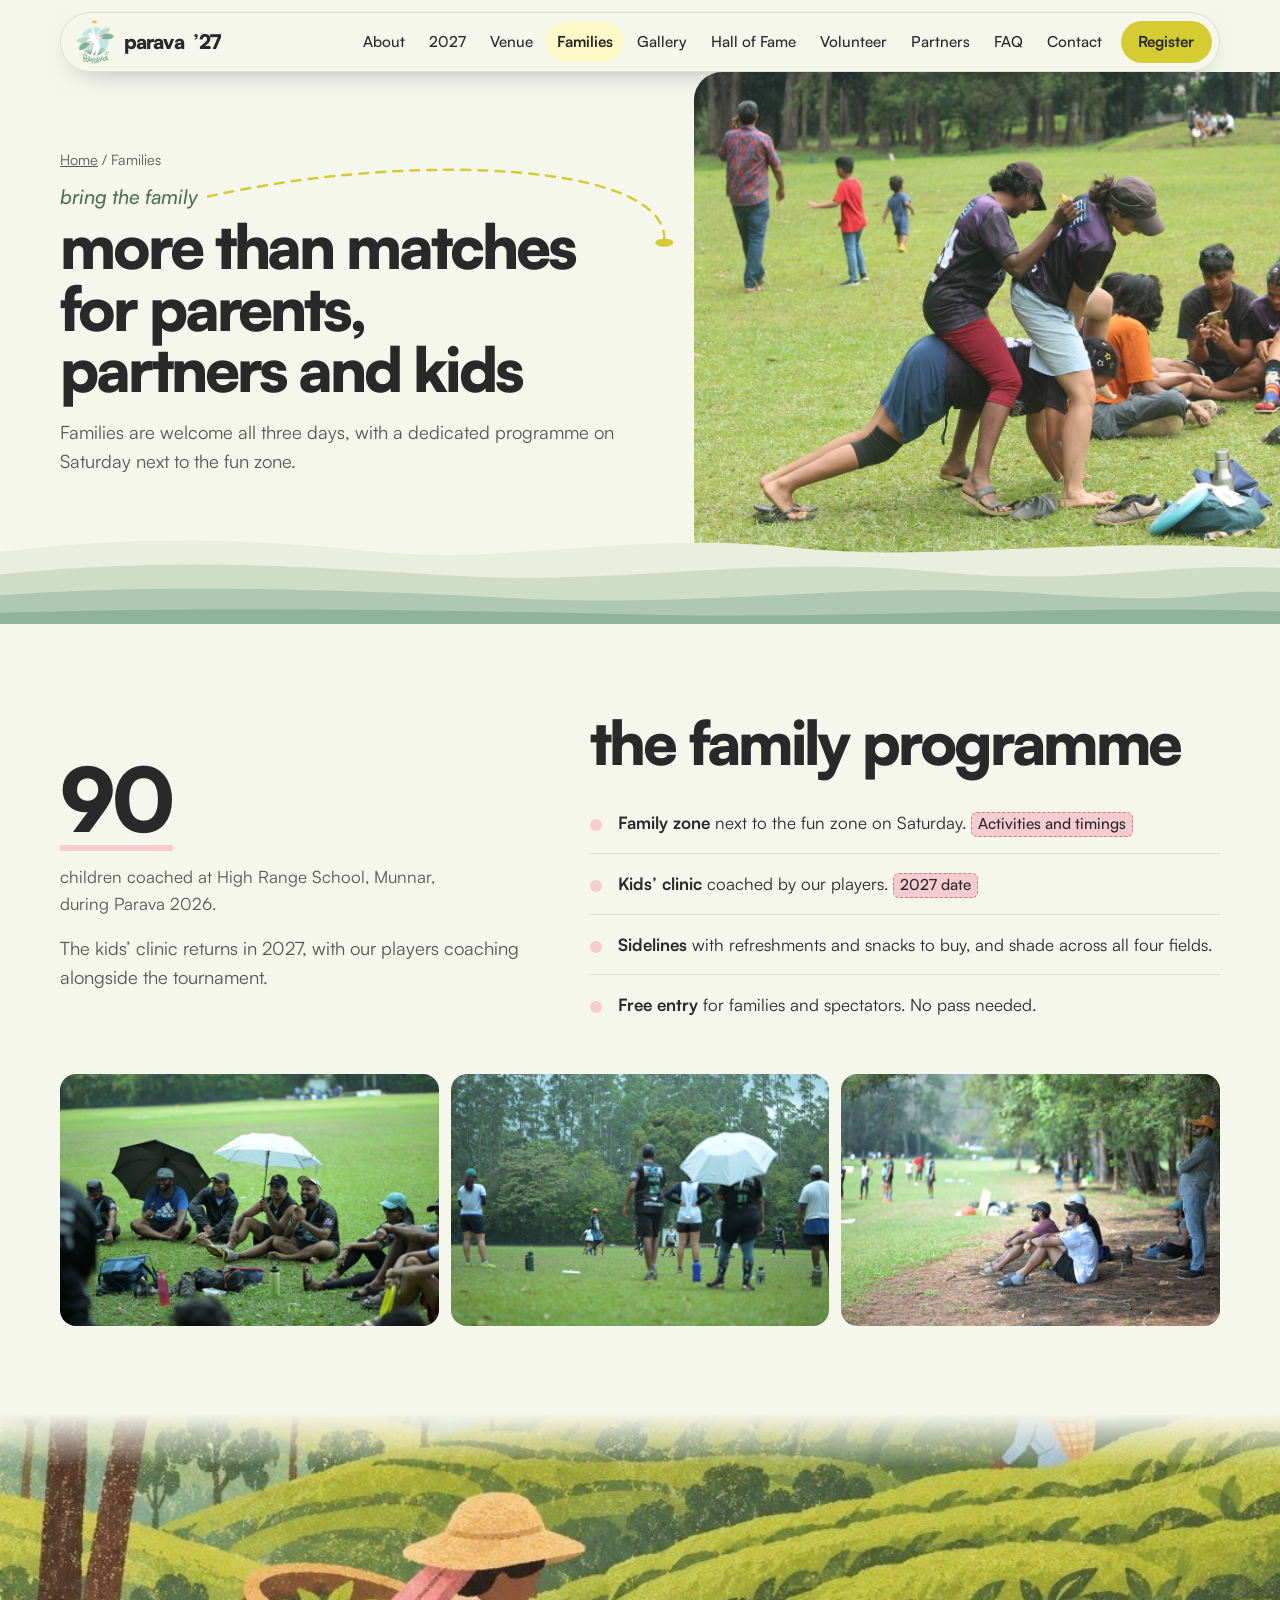
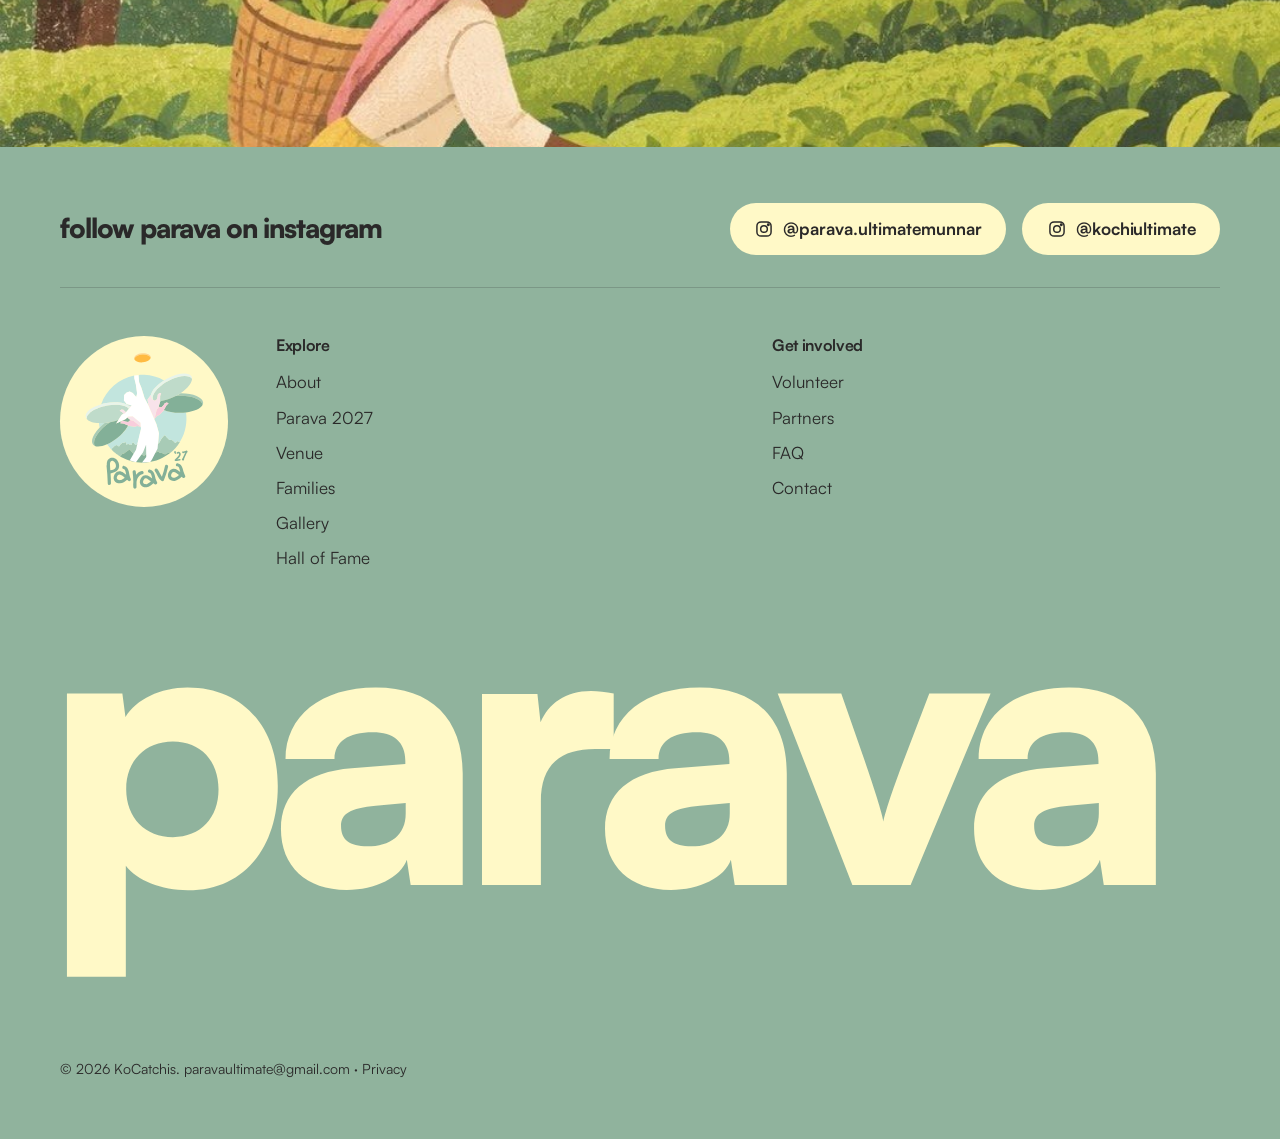
<file: families.html>
<!DOCTYPE html>
<html lang="en">
<head>
<meta charset="utf-8">
<meta name="viewport" content="width=device-width, initial-scale=1, viewport-fit=cover">
<title>Families · Parava 2027</title>
<meta name="description" content="Parava is KoCatchis’ flagship ultimate frisbee tournament: three days, 24 teams and more than 500 athletes at High Range Club, Munnar, 2-4 April 2027.">
<!-- Draft hosting on GitHub Pages: update these URLs when the real domain is live, and remove noindex at launch -->
<meta name="robots" content="noindex">
<meta property="og:type" content="website">
<meta property="og:site_name" content="Parava 2027">
<meta property="og:title" content="Families · Parava 2027">
<meta property="og:description" content="Parava is KoCatchis’ flagship ultimate frisbee tournament: three days, 24 teams and more than 500 athletes at High Range Club, Munnar, 2-4 April 2027.">
<meta property="og:url" content="https://paravaultimate.com/families.html">
<meta property="og:image" content="https://anooprajanm.github.io/parava-preview/assets/og-logo.jpg">
<meta property="og:image:alt" content="The Parava 2027 logo: a player leaping for a disc">
<meta property="og:image:width" content="1200">
<meta property="og:image:height" content="630">
<meta name="twitter:card" content="summary_large_image">
<link rel="icon" type="image/svg+xml" href="assets/logo-2027.svg">
<link rel="apple-touch-icon" href="assets/apple-touch-icon.png">
<link rel="preload" href="assets/fonts/satoshi-black.woff2" as="font" type="font/woff2" crossorigin>
<link rel="stylesheet" href="styles.css?v=20261122q">
</head>
<body>
<a class="skip" href="#main">Skip to content</a>
<svg width="0" height="0" style="position:absolute" aria-hidden="true"><defs>
  <symbol id="hills" viewBox="0 0 1280 120" preserveAspectRatio="none">
    <path style="fill:var(--hill-1)" d="M0 30 C140 8 260 14 380 30 S640 4 790 24 S1060 10 1280 26 V120 H0Z"/>
    <path style="fill:var(--hill-2)" d="M0 58 C180 36 300 48 460 60 S760 34 930 54 S1150 42 1280 50 V120 H0Z"/>
    <path style="fill:var(--hill-3)" d="M0 84 C150 70 330 76 520 88 S860 66 1040 82 S1200 76 1280 80 V120 H0Z"/>
    <path style="fill:var(--hill-4)" d="M0 106 C220 98 420 102 640 108 S1040 96 1280 104 V120 H0Z"/>
  </symbol>
</defs></svg>
<nav class="nav" aria-label="Main">
  <div class="wrap">
    <a class="brand" href="index.html"><img src="assets/logo-2027.svg" alt=""><b>Parava</b><span>’27</span></a>
    <button class="menu-btn" aria-expanded="false" aria-controls="menu" aria-label="Menu"><span class="burger" aria-hidden="true"><i></i><i></i><i></i></span></button>
    <ul id="menu"><li><a href="about.html">About</a></li><li><a href="tournament.html">2027</a></li><li><a href="venue.html">Venue</a></li><li><a href="families.html" aria-current="page">Families</a></li><li><a href="gallery.html">Gallery</a></li><li><a href="hall-of-fame.html">Hall of Fame</a></li><li><a href="volunteer.html">Volunteer</a></li><li><a href="partners.html">Partners</a></li><li><a href="faq.html">FAQ</a></li><li><a href="contact.html">Contact</a></li><li><a class="cta" href="register.html" data-reg>Register</a></li></ul>
  </div>
</nav>
<main id="main">
<header class="pagehead">
  <div class="wrap">
    <div>
      <p class="crumbs"><a href="index.html">Home</a> / Families</p>
      <p class="kicker">bring the family</p>
      <h1>More than matches for parents, partners and kids</h1>
      <p class="lede">Families are welcome all three days, with a dedicated programme on Saturday next to the fun zone.</p>
    </div>
    <div class="pic"><img src="assets/2026/p26-3696.jpg" alt="Players stretching on the sideline as kids run around behind" fetchpriority="high"></div>
  </div>
  <div class="hills"><svg><use href="#hills"/></svg></div>
</header>
<section class="block family">
  <div class="wrap split">
    <div>
      <div class="big">90</div>
      <p class="big-cap">children coached at High Range School, Munnar, during Parava 2026.</p>
      <p class="lede">The kids’ clinic returns in 2027, with our players coaching alongside the tournament.</p>
    </div>
    <div>
      <h2>The family programme</h2>
      <ul class="fam">
        <li><span><b>Family zone</b> next to the fun zone on Saturday. <span class="tbc">Activities and timings</span></span></li>
        <li><span><b>Kids’ clinic</b> coached by our players. <span class="tbc">2027 date</span></span></li>
        <li><span><b>Sidelines</b> with refreshments and snacks to buy, and shade across all four fields.</span></li>
        <li><span><b>Free entry</b> for families and spectators. No pass needed.</span></li>
      </ul>
    </div>
  </div>
  <div class="wrap">
    <div class="photo-row">
      <figure><img src="assets/2026/ak-0507.jpg" alt="Players and friends resting on the grass under umbrellas" loading="lazy"></figure>
      <figure><img src="assets/2026/ak-0322.jpg" alt="A sideline under a white umbrella between games" loading="lazy"></figure>
      <figure><img src="assets/2026/ak-9912.jpg" alt="People relaxing in the shade of the trees beside the field" loading="lazy"></figure>
    </div>
  </div>
</section>
</main>
<div class="ground" aria-hidden="true"></div>
<footer>
  <div class="wrap">
    <div class="follow">
      <p>Follow Parava on Instagram</p>
      <a class="btn btn-follow" href="https://www.instagram.com/parava.ultimatemunnar/" target="_blank" rel="noopener"><svg class="ig" viewBox="0 0 24 24" aria-hidden="true"><rect x="3.5" y="3.5" width="17" height="17" rx="5"/><circle cx="12" cy="12" r="4"/><circle cx="17.2" cy="6.8" r=".9"/></svg>@parava.ultimatemunnar</a>
      <a class="btn btn-follow" href="https://www.instagram.com/kochiultimate/" target="_blank" rel="noopener"><svg class="ig" viewBox="0 0 24 24" aria-hidden="true"><rect x="3.5" y="3.5" width="17" height="17" rx="5"/><circle cx="12" cy="12" r="4"/><circle cx="17.2" cy="6.8" r=".9"/></svg>@kochiultimate</a>
    </div>
    <div class="logo"><img src="assets/logo-2027.svg" alt="Parava logo" loading="lazy"></div>
    <div>
      <h3>Explore</h3>
      <ul><li><a href="about.html">About</a></li><li><a href="tournament.html">Parava 2027</a></li><li><a href="venue.html">Venue</a></li><li><a href="families.html">Families</a></li><li><a href="gallery.html">Gallery</a></li><li><a href="hall-of-fame.html">Hall of Fame</a></li></ul>
    </div>
    <div>
      <h3>Get involved</h3>
      <ul><li><a href="volunteer.html">Volunteer</a></li><li><a href="partners.html">Partners</a></li><li><a href="faq.html">FAQ</a></li><li><a href="contact.html">Contact</a></li></ul>
    </div>
    <p class="wordmark" aria-hidden="true">Parava</p>
    <p class="legal">© 2026 KoCatchis. <a href="mailto:paravaultimate@gmail.com">paravaultimate@gmail.com</a> · <a href="privacy.html">Privacy</a></p>
  </div>
</footer>
<script src="site.js?v=20261122q"></script>
</body>
</html>
</file>
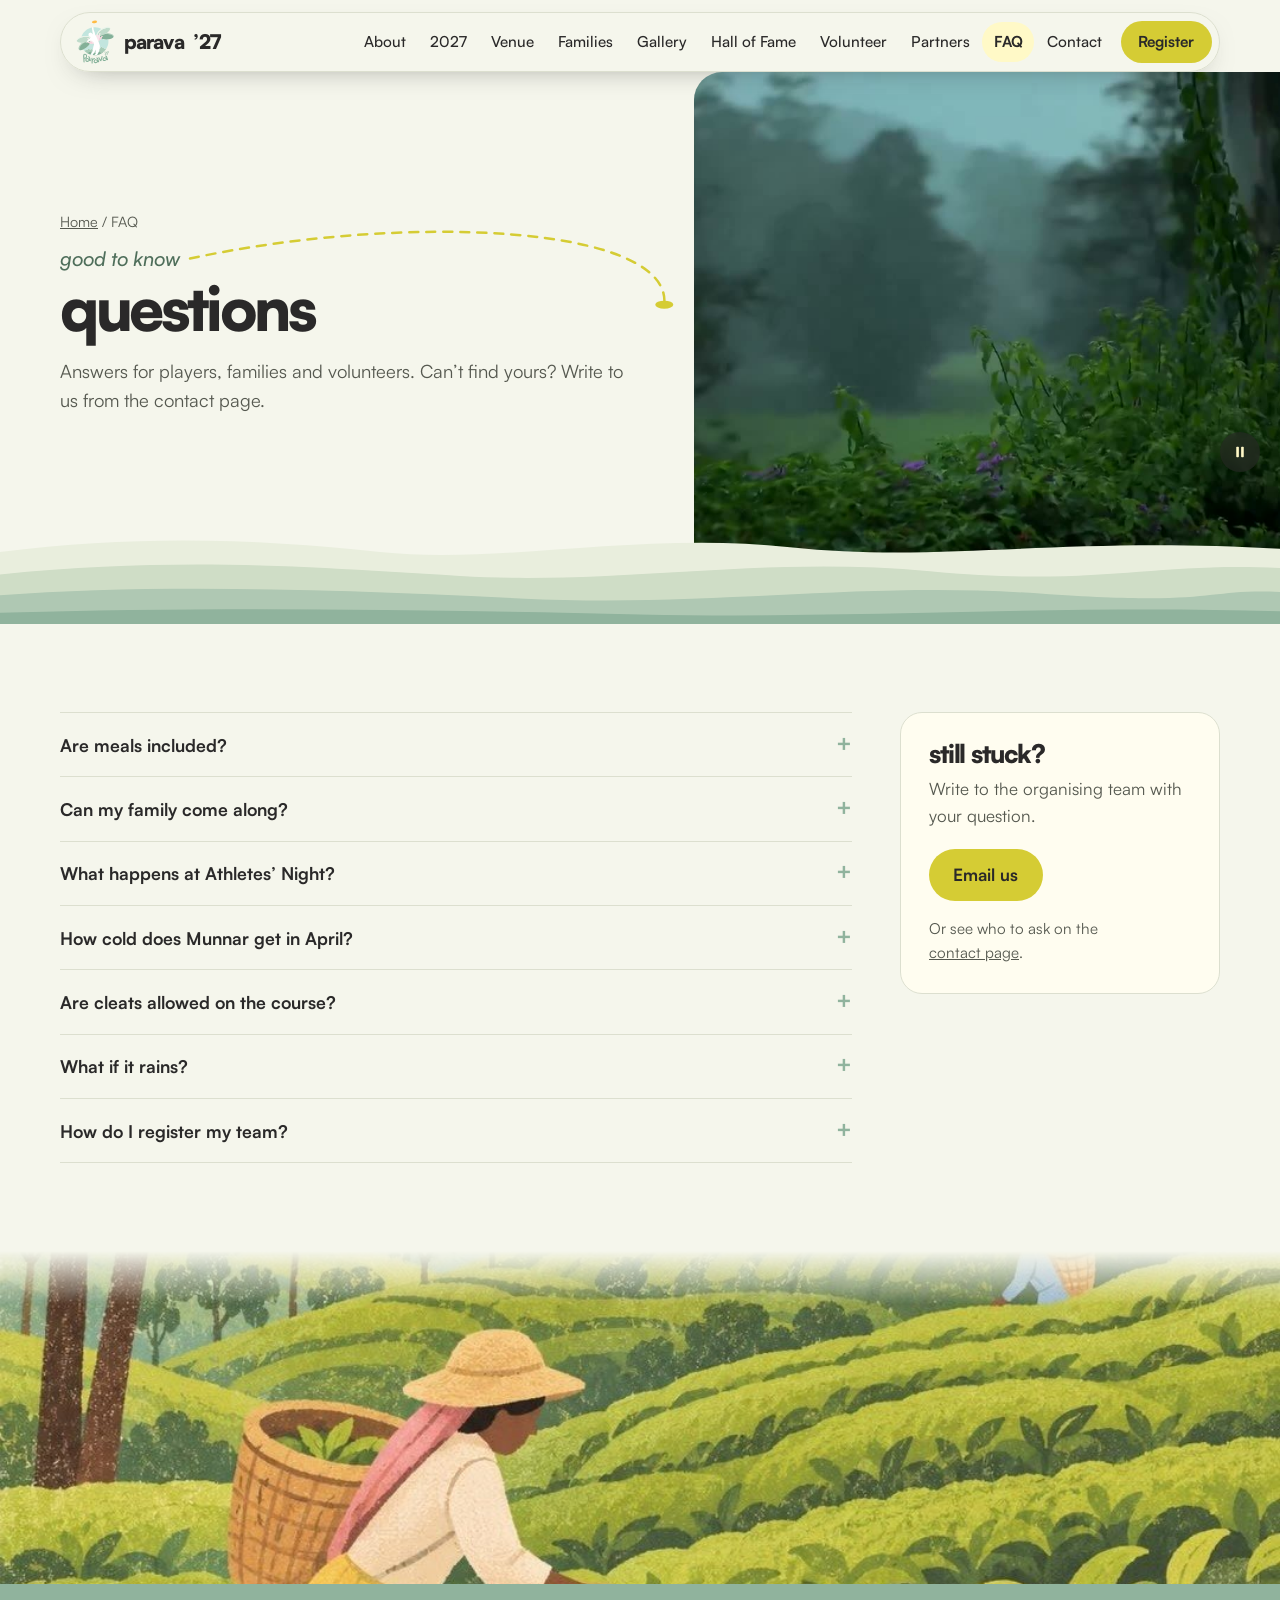
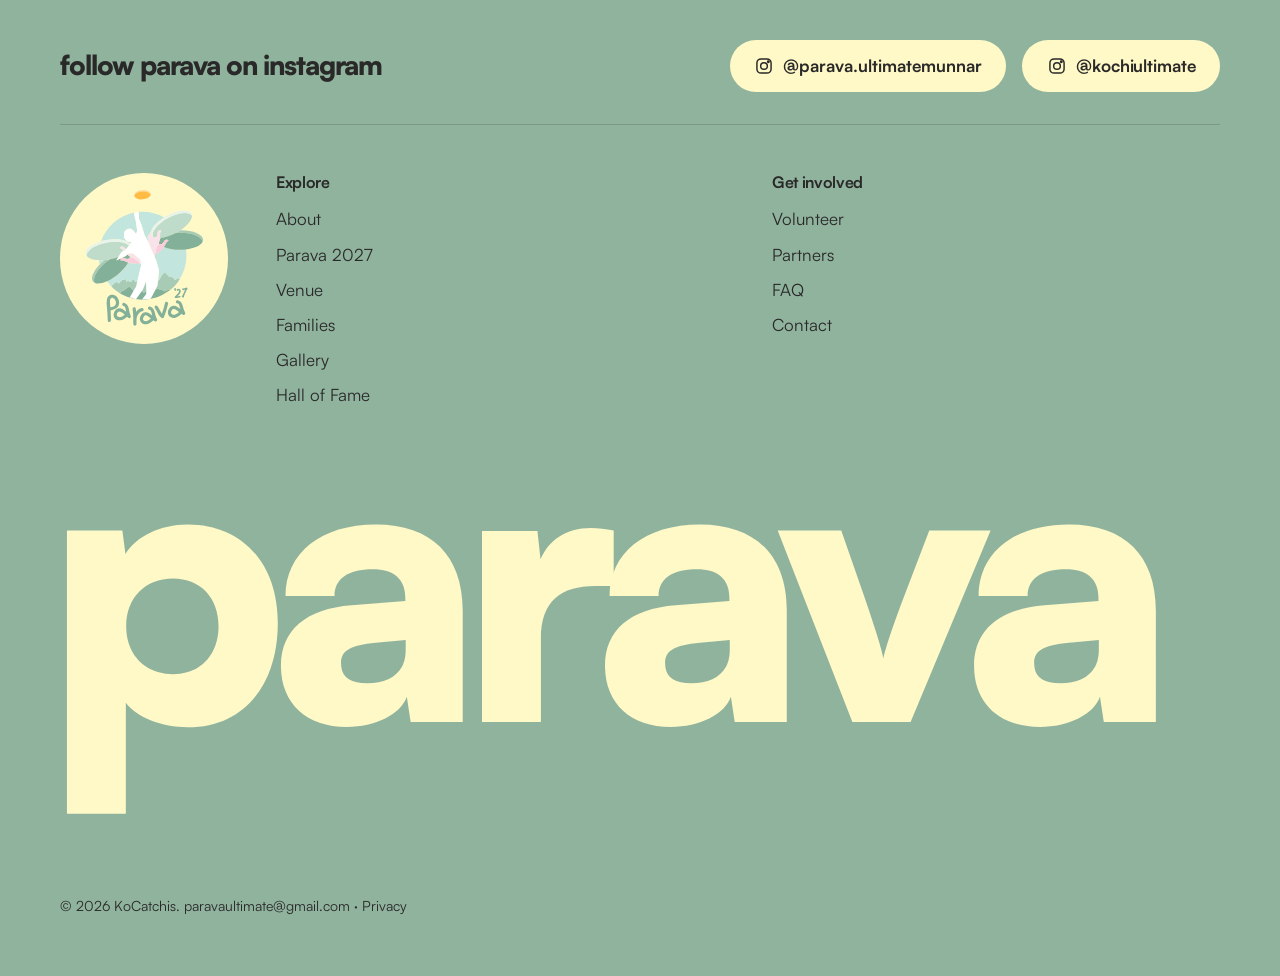
<file: faq.html>
<!DOCTYPE html>
<html lang="en">
<head>
<meta charset="utf-8">
<meta name="viewport" content="width=device-width, initial-scale=1, viewport-fit=cover">
<title>FAQ · Parava 2027</title>
<meta name="description" content="Parava is KoCatchis’ flagship ultimate frisbee tournament: three days, 24 teams and more than 500 athletes at High Range Club, Munnar, 2-4 April 2027.">
<!-- Draft hosting on GitHub Pages: update these URLs when the real domain is live, and remove noindex at launch -->
<meta name="robots" content="noindex">
<meta property="og:type" content="website">
<meta property="og:site_name" content="Parava 2027">
<meta property="og:title" content="FAQ · Parava 2027">
<meta property="og:description" content="Parava is KoCatchis’ flagship ultimate frisbee tournament: three days, 24 teams and more than 500 athletes at High Range Club, Munnar, 2-4 April 2027.">
<meta property="og:url" content="https://paravaultimate.com/faq.html">
<meta property="og:image" content="https://anooprajanm.github.io/parava-preview/assets/og-logo.jpg">
<meta property="og:image:alt" content="The Parava 2027 logo: a player leaping for a disc">
<meta property="og:image:width" content="1200">
<meta property="og:image:height" content="630">
<meta name="twitter:card" content="summary_large_image">
<link rel="icon" type="image/svg+xml" href="assets/logo-2027.svg">
<link rel="apple-touch-icon" href="assets/apple-touch-icon.png">
<link rel="preload" href="assets/fonts/satoshi-black.woff2" as="font" type="font/woff2" crossorigin>
<link rel="stylesheet" href="styles.css?v=20261122q">
</head>
<body>
<a class="skip" href="#main">Skip to content</a>
<svg width="0" height="0" style="position:absolute" aria-hidden="true"><defs>
  <symbol id="hills" viewBox="0 0 1280 120" preserveAspectRatio="none">
    <path style="fill:var(--hill-1)" d="M0 30 C140 8 260 14 380 30 S640 4 790 24 S1060 10 1280 26 V120 H0Z"/>
    <path style="fill:var(--hill-2)" d="M0 58 C180 36 300 48 460 60 S760 34 930 54 S1150 42 1280 50 V120 H0Z"/>
    <path style="fill:var(--hill-3)" d="M0 84 C150 70 330 76 520 88 S860 66 1040 82 S1200 76 1280 80 V120 H0Z"/>
    <path style="fill:var(--hill-4)" d="M0 106 C220 98 420 102 640 108 S1040 96 1280 104 V120 H0Z"/>
  </symbol>
</defs></svg>
<nav class="nav" aria-label="Main">
  <div class="wrap">
    <a class="brand" href="index.html"><img src="assets/logo-2027.svg" alt=""><b>Parava</b><span>’27</span></a>
    <button class="menu-btn" aria-expanded="false" aria-controls="menu" aria-label="Menu"><span class="burger" aria-hidden="true"><i></i><i></i><i></i></span></button>
    <ul id="menu"><li><a href="about.html">About</a></li><li><a href="tournament.html">2027</a></li><li><a href="venue.html">Venue</a></li><li><a href="families.html">Families</a></li><li><a href="gallery.html">Gallery</a></li><li><a href="hall-of-fame.html">Hall of Fame</a></li><li><a href="volunteer.html">Volunteer</a></li><li><a href="partners.html">Partners</a></li><li><a href="faq.html" aria-current="page">FAQ</a></li><li><a href="contact.html">Contact</a></li><li><a class="cta" href="register.html" data-reg>Register</a></li></ul>
  </div>
</nav>
<main id="main">
<header class="pagehead">
  <div class="wrap">
    <div>
      <p class="crumbs"><a href="index.html">Home</a> / FAQ</p>
      <p class="kicker">good to know</p>
      <h1>Questions</h1>
      <p class="lede">Answers for players, families and volunteers. Can’t find yours? Write to us from the contact page.</p>
    </div>
    <div class="pic vid"><video class="loop" autoplay muted loop playsinline preload="metadata" poster="assets/video/loop-rain.jpg" aria-label="Video: rain falling on the greenery at High Range Club"><source src="assets/video/loop-rain.mp4" type="video/mp4"></video><button class="vid-toggle" type="button" aria-label="Pause the video" hidden><svg viewBox="0 0 24 24" aria-hidden="true"><rect class="i-pause" x="7" y="5" width="3.5" height="14" rx="1"/><rect class="i-pause" x="13.5" y="5" width="3.5" height="14" rx="1"/><path class="i-play" d="M8 5.5v13l11-6.5z"/></svg></button></div>
  </div>
  <div class="hills"><svg><use href="#hills"/></svg></div>
</header>
<section class="block">
  <div class="wrap faq-layout">
    <div class="faq">
      <details><summary>Are meals included?</summary><p>Yes. All athlete meals are catered by the High Range Club and included in the registration fee. A menu will be posted closer to the tournament. We are not able to cater to special dietary requests.</p></details>
      <details><summary>Can my family come along?</summary><p>Yes. Saturday has a family programme on site, and families are welcome all three days. Entry is free for families and spectators, and no pass is needed.</p></details>
      <details><summary>What happens at Athletes’ Night?</summary><p>It’s the Friday social and the tournament’s main get-together, at the High Range Club from 7 pm on Friday 2 April. <span class="tbc">Theme</span></p></details>
      <details><summary>How cold does Munnar get in April?</summary><p>Expect warm daytime temperatures (23-26 °C), cool and pleasant mornings and evenings, and occasional pre-monsoon showers. Pack a warm layer and rain protection.</p></details>
      <details><summary>Are cleats allowed on the course?</summary><p>Yes. We recommend carrying at least two pairs: it can rain, and drying them for the next day can be hard. The ground can also get slippery with dew or rain.</p></details>
      <details><summary>What if it rains?</summary><p>We play on through the rain. Think of it as the gods showering their love. Any schedule changes go to team captains on the captains’ WhatsApp group. <span class="tbc">Lightning policy to be published</span></p></details>
      <details><summary>How do I register my team?</summary><p>Registration opens on 1 December 2026 at 2 PM IST, first come, first served. Pay six players’ fees (₹12,000 for teams based in India, USD 150 for teams outside India), then fill in the form on the <a href="register.html">registration page</a>. Balance for the rest of your squad: <span class="tbc">Balance due date</span></p></details>
    </div>
    <aside class="ask" aria-labelledby="ask-h">
      <h2 id="ask-h">Still stuck?</h2>
      <p>Write to the organising team with your question.</p>
      <a class="btn btn-tea" href="mailto:paravaultimate@gmail.com?subject=Parava%202027%20question">Email us</a>
      <p class="ask-alt">Or see who to ask on the <a href="contact.html">contact page</a>.</p>
    </aside>
  </div>
</section>
</main>
<div class="ground" aria-hidden="true"></div>
<footer>
  <div class="wrap">
    <div class="follow">
      <p>Follow Parava on Instagram</p>
      <a class="btn btn-follow" href="https://www.instagram.com/parava.ultimatemunnar/" target="_blank" rel="noopener"><svg class="ig" viewBox="0 0 24 24" aria-hidden="true"><rect x="3.5" y="3.5" width="17" height="17" rx="5"/><circle cx="12" cy="12" r="4"/><circle cx="17.2" cy="6.8" r=".9"/></svg>@parava.ultimatemunnar</a>
      <a class="btn btn-follow" href="https://www.instagram.com/kochiultimate/" target="_blank" rel="noopener"><svg class="ig" viewBox="0 0 24 24" aria-hidden="true"><rect x="3.5" y="3.5" width="17" height="17" rx="5"/><circle cx="12" cy="12" r="4"/><circle cx="17.2" cy="6.8" r=".9"/></svg>@kochiultimate</a>
    </div>
    <div class="logo"><img src="assets/logo-2027.svg" alt="Parava logo" loading="lazy"></div>
    <div>
      <h3>Explore</h3>
      <ul><li><a href="about.html">About</a></li><li><a href="tournament.html">Parava 2027</a></li><li><a href="venue.html">Venue</a></li><li><a href="families.html">Families</a></li><li><a href="gallery.html">Gallery</a></li><li><a href="hall-of-fame.html">Hall of Fame</a></li></ul>
    </div>
    <div>
      <h3>Get involved</h3>
      <ul><li><a href="volunteer.html">Volunteer</a></li><li><a href="partners.html">Partners</a></li><li><a href="faq.html">FAQ</a></li><li><a href="contact.html">Contact</a></li></ul>
    </div>
    <p class="wordmark" aria-hidden="true">Parava</p>
    <p class="legal">© 2026 KoCatchis. <a href="mailto:paravaultimate@gmail.com">paravaultimate@gmail.com</a> · <a href="privacy.html">Privacy</a></p>
  </div>
</footer>
<script src="site.js?v=20261122q"></script>
</body>
</html>
</file>
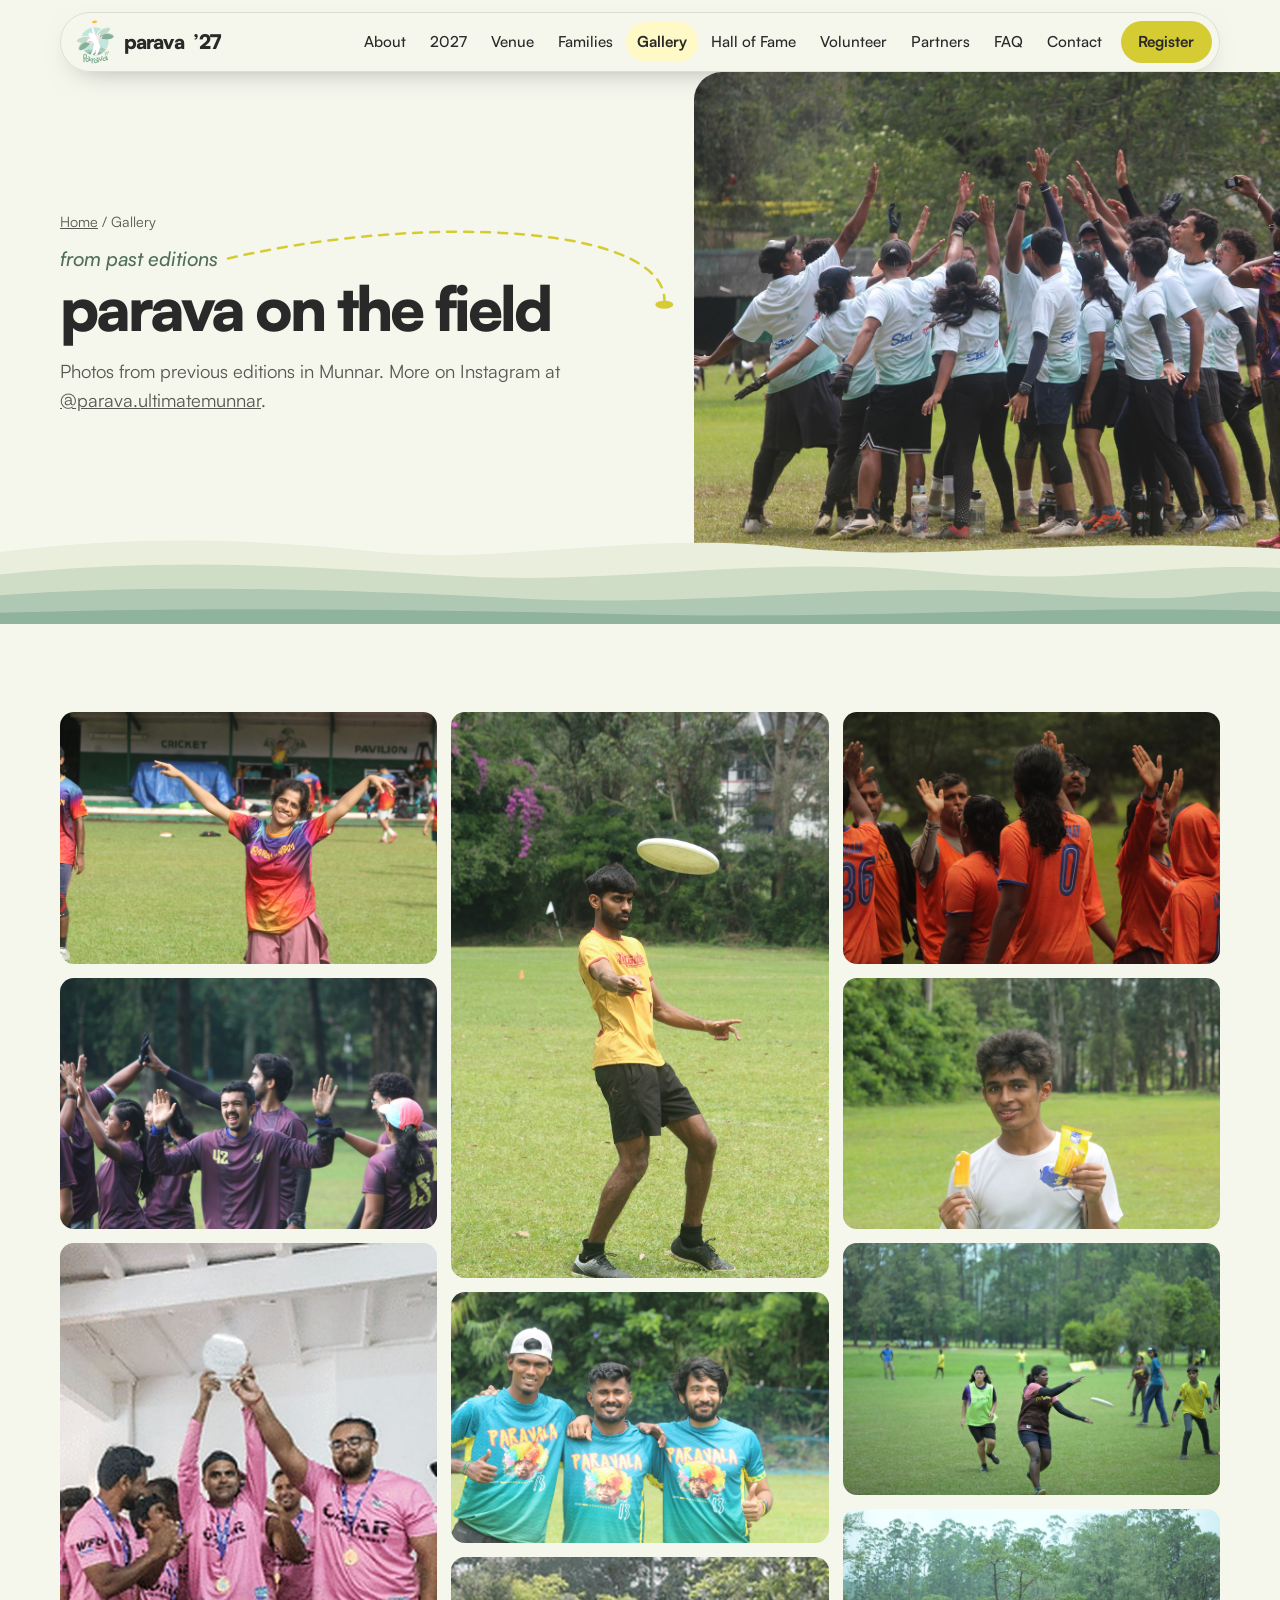
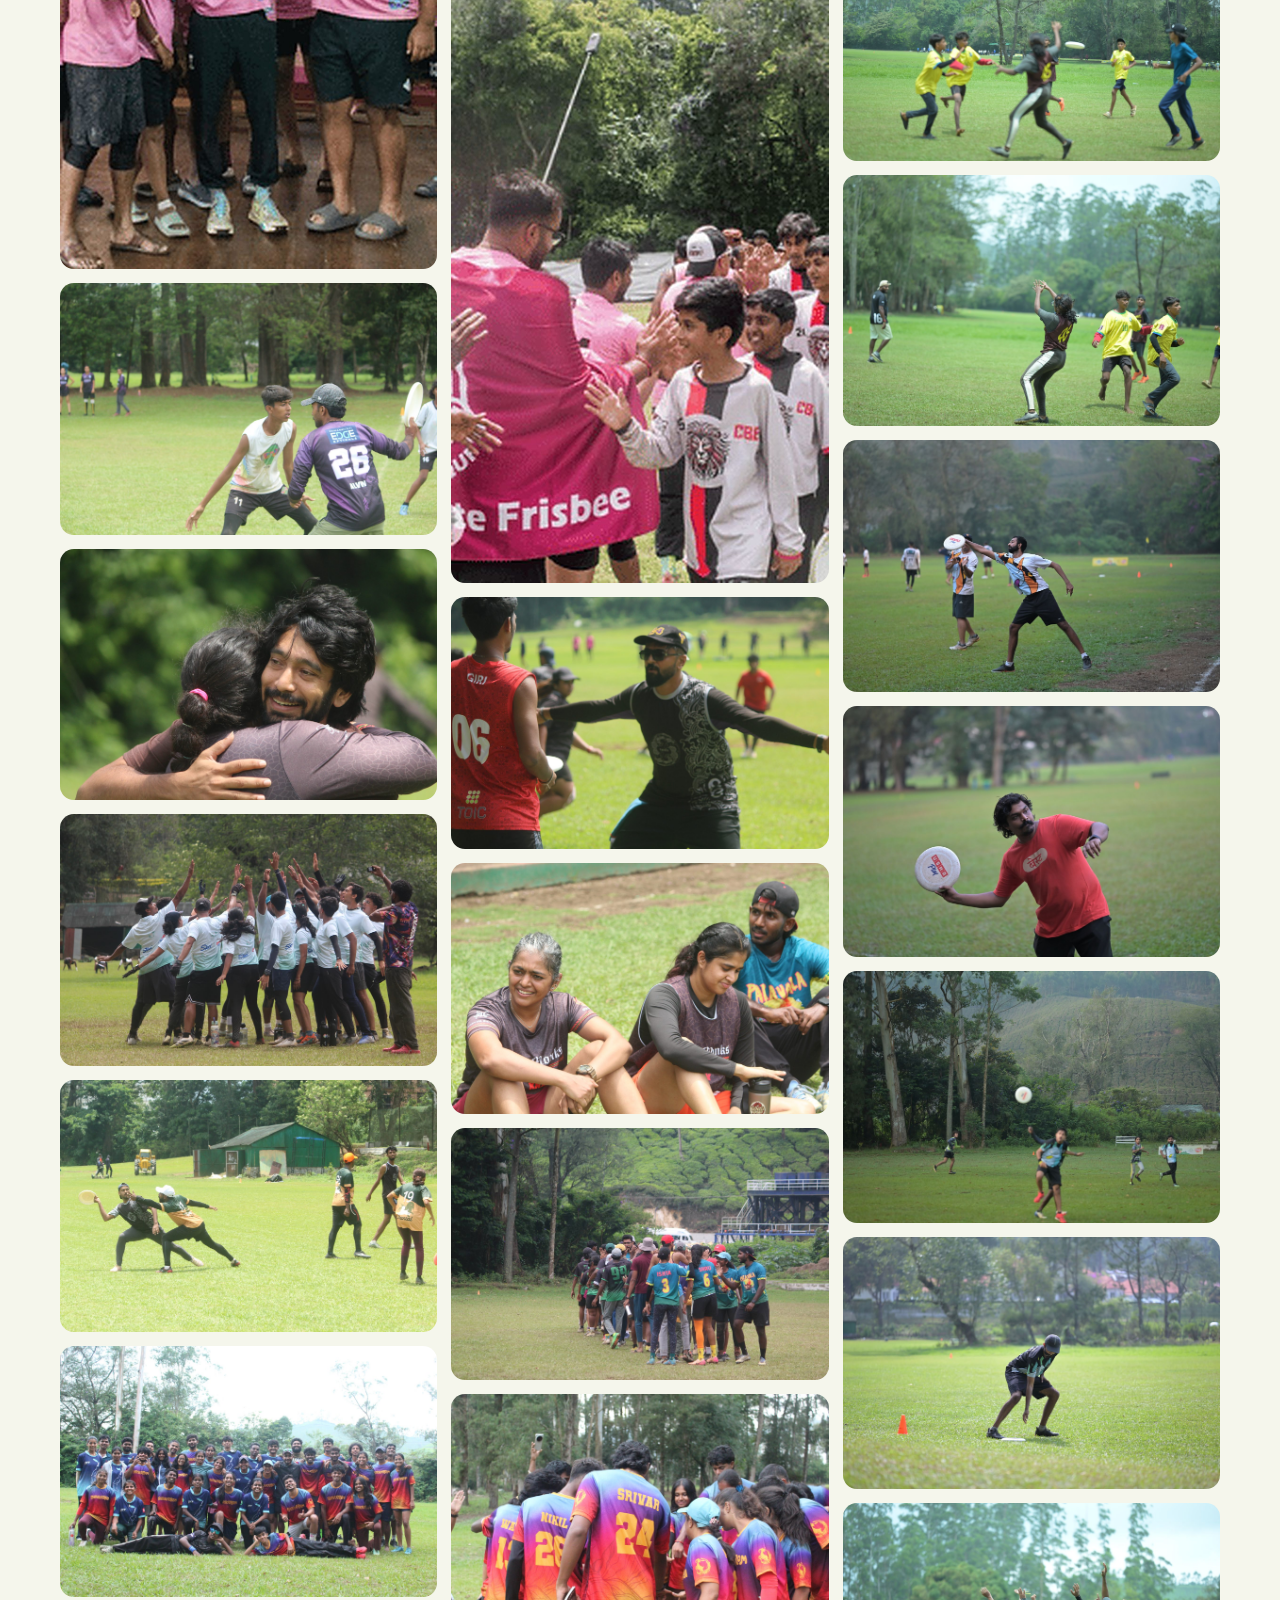
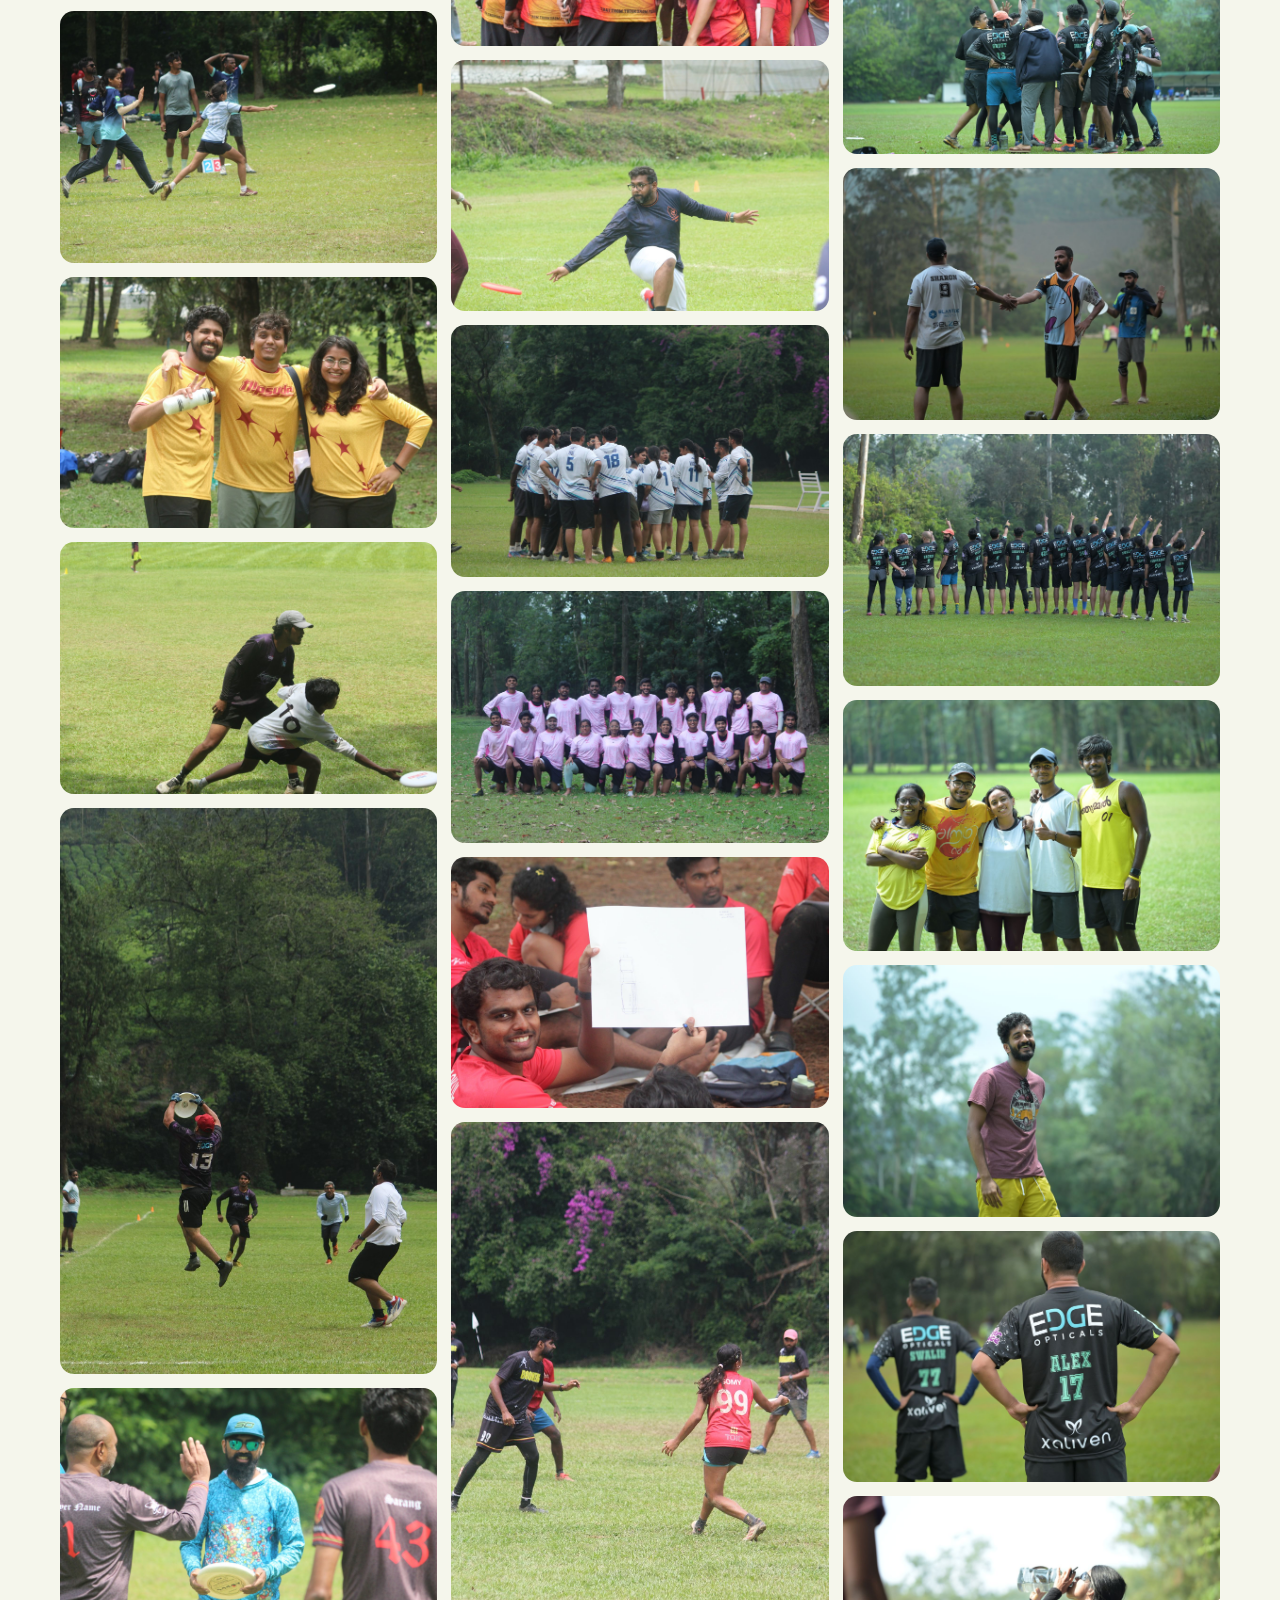
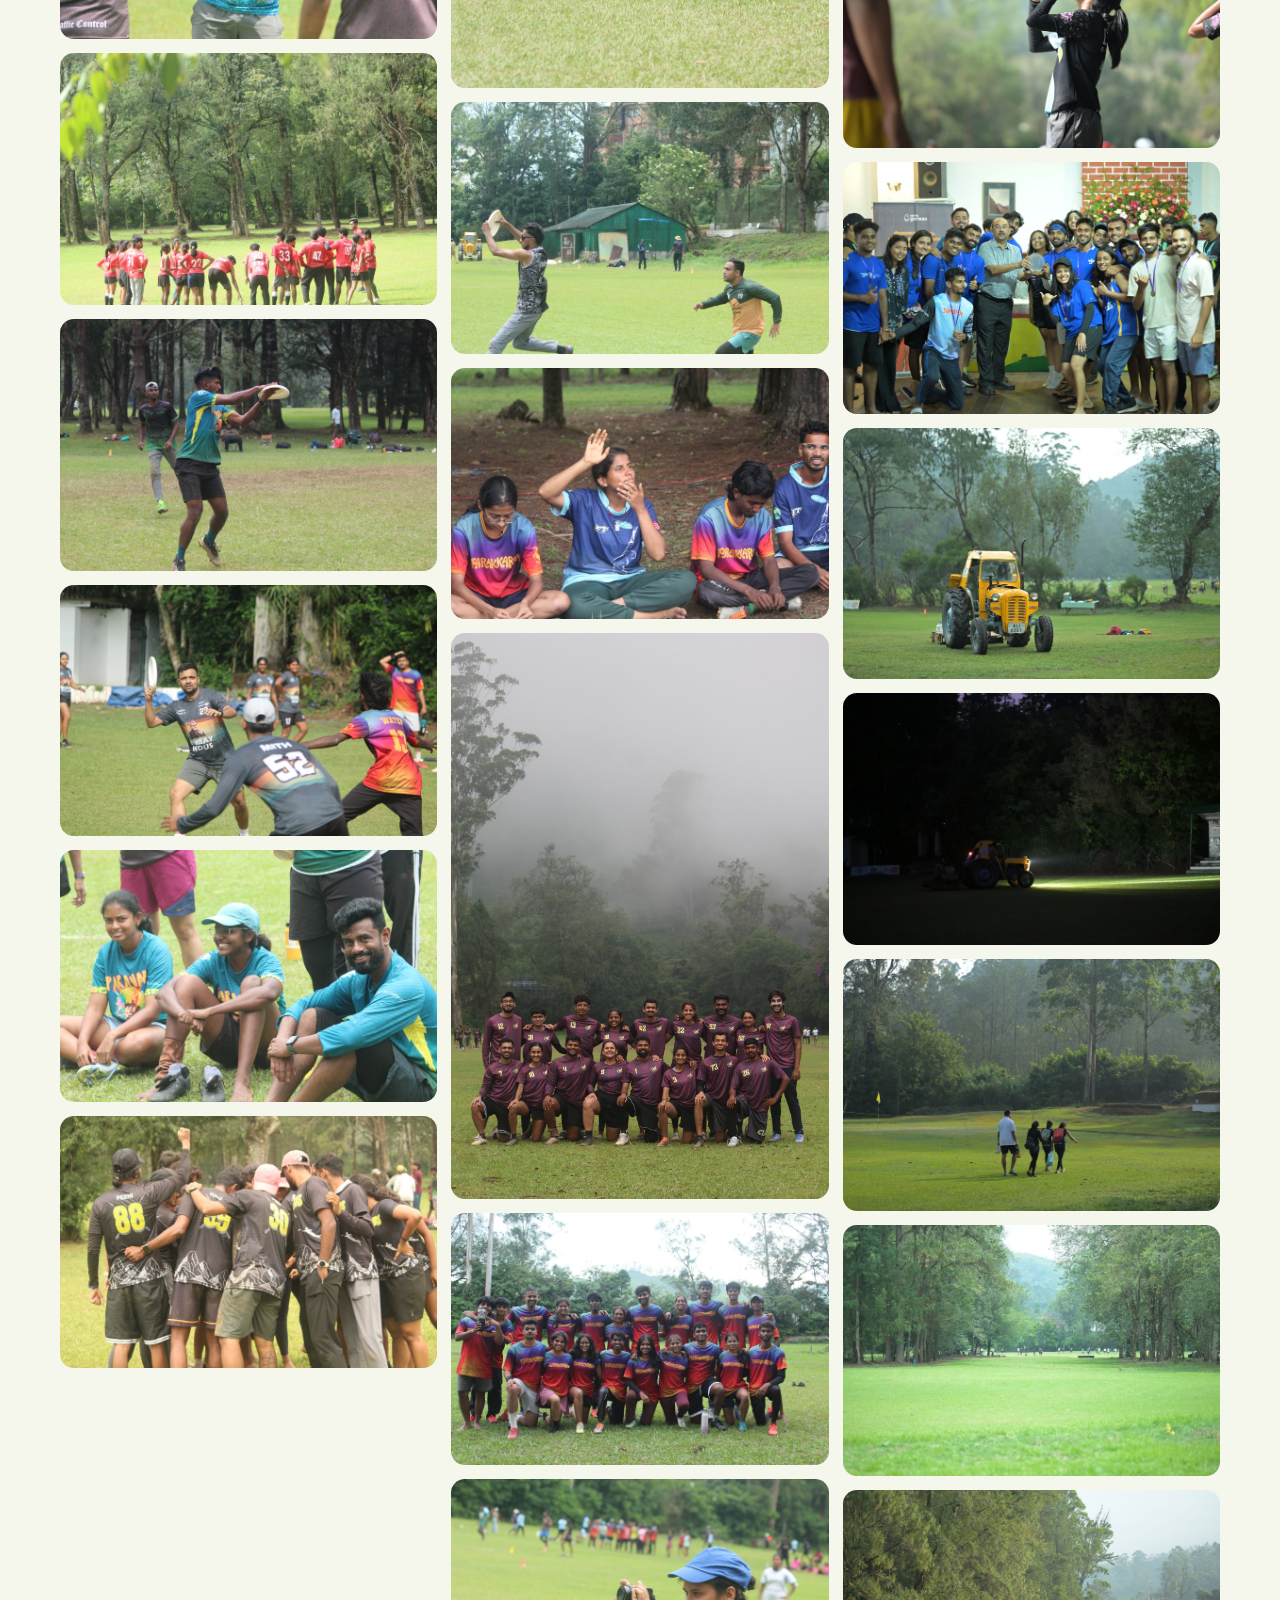
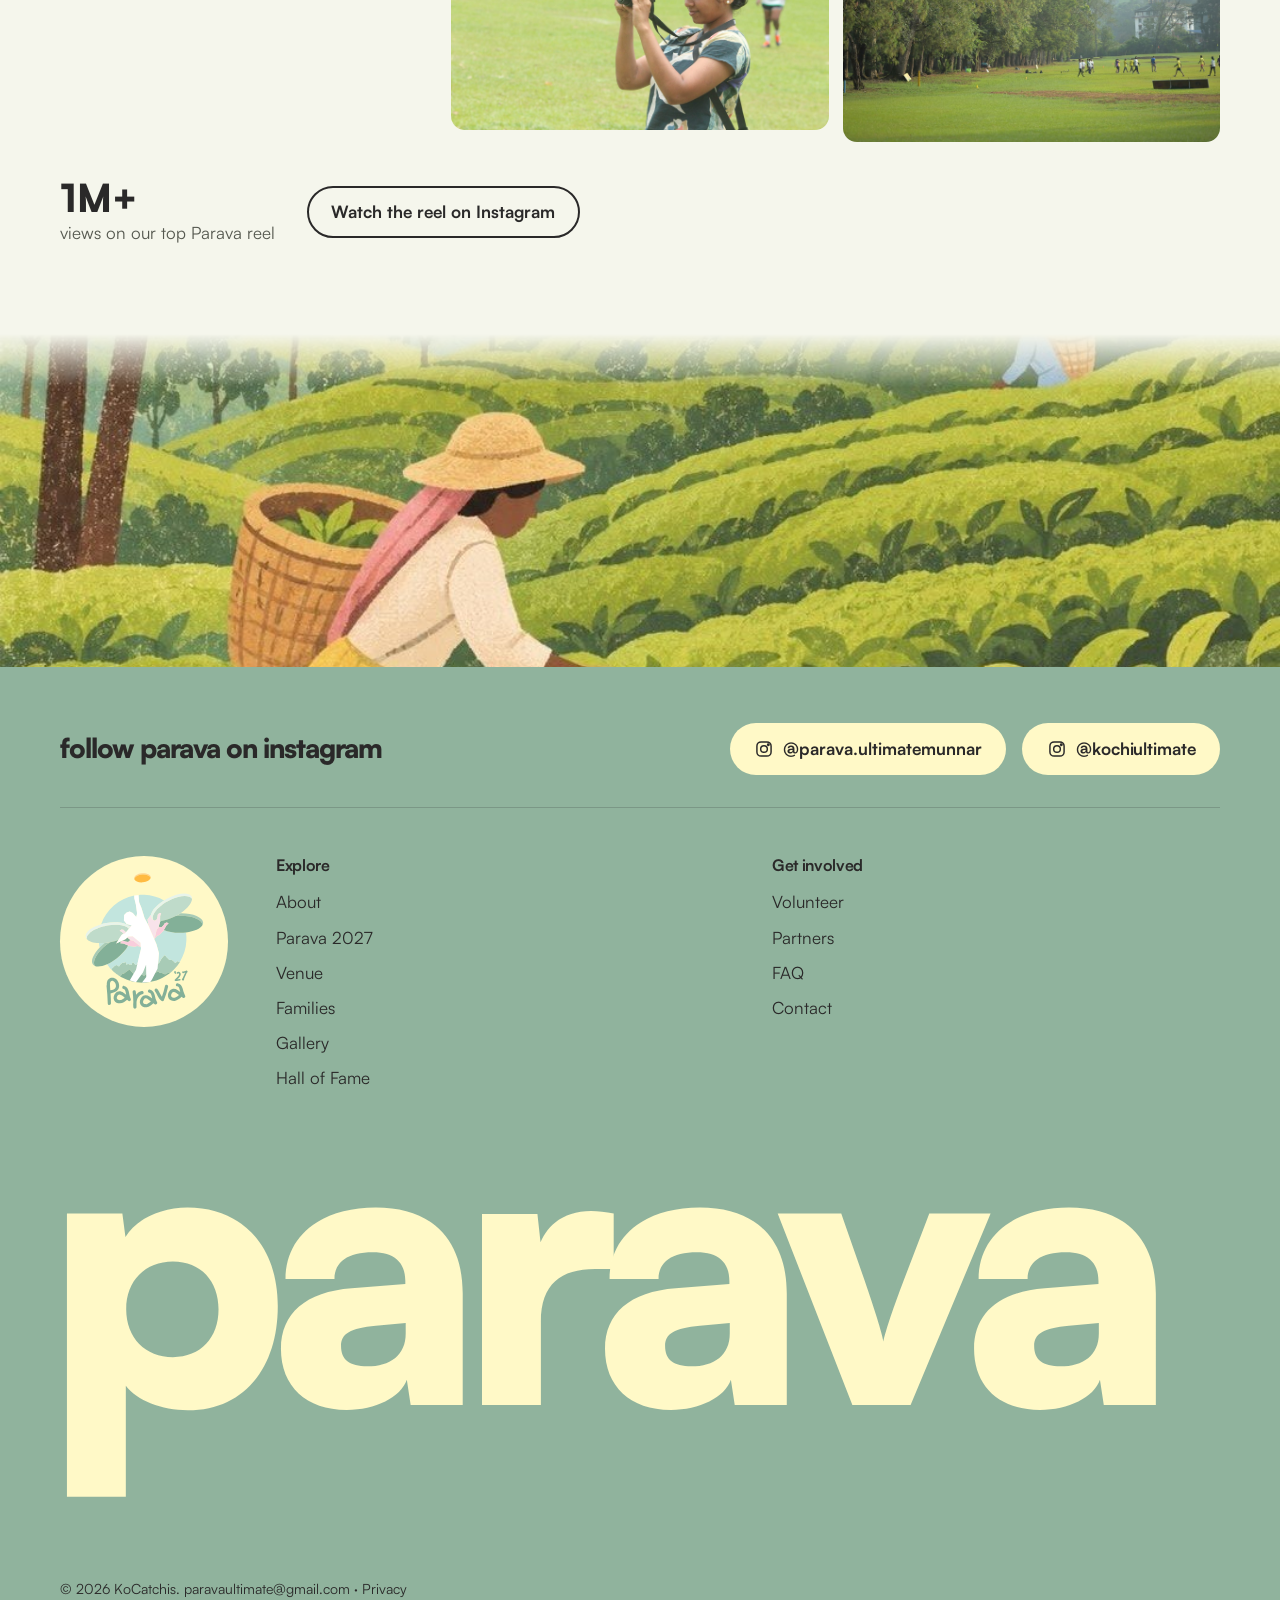
<file: gallery.html>
<!DOCTYPE html>
<html lang="en">
<head>
<meta charset="utf-8">
<meta name="viewport" content="width=device-width, initial-scale=1, viewport-fit=cover">
<title>Gallery · Parava 2027</title>
<meta name="description" content="Parava is KoCatchis’ flagship ultimate frisbee tournament: three days, 24 teams and more than 500 athletes at High Range Club, Munnar, 2-4 April 2027.">
<!-- Draft hosting on GitHub Pages: update these URLs when the real domain is live, and remove noindex at launch -->
<meta name="robots" content="noindex">
<meta property="og:type" content="website">
<meta property="og:site_name" content="Parava 2027">
<meta property="og:title" content="Gallery · Parava 2027">
<meta property="og:description" content="Parava is KoCatchis’ flagship ultimate frisbee tournament: three days, 24 teams and more than 500 athletes at High Range Club, Munnar, 2-4 April 2027.">
<meta property="og:url" content="https://paravaultimate.com/gallery.html">
<meta property="og:image" content="https://anooprajanm.github.io/parava-preview/assets/og-logo.jpg">
<meta property="og:image:alt" content="The Parava 2027 logo: a player leaping for a disc">
<meta property="og:image:width" content="1200">
<meta property="og:image:height" content="630">
<meta name="twitter:card" content="summary_large_image">
<link rel="icon" type="image/svg+xml" href="assets/logo-2027.svg">
<link rel="apple-touch-icon" href="assets/apple-touch-icon.png">
<link rel="preload" href="assets/fonts/satoshi-black.woff2" as="font" type="font/woff2" crossorigin>
<link rel="stylesheet" href="styles.css?v=20261122q">
</head>
<body>
<a class="skip" href="#main">Skip to content</a>
<svg width="0" height="0" style="position:absolute" aria-hidden="true"><defs>
  <symbol id="hills" viewBox="0 0 1280 120" preserveAspectRatio="none">
    <path style="fill:var(--hill-1)" d="M0 30 C140 8 260 14 380 30 S640 4 790 24 S1060 10 1280 26 V120 H0Z"/>
    <path style="fill:var(--hill-2)" d="M0 58 C180 36 300 48 460 60 S760 34 930 54 S1150 42 1280 50 V120 H0Z"/>
    <path style="fill:var(--hill-3)" d="M0 84 C150 70 330 76 520 88 S860 66 1040 82 S1200 76 1280 80 V120 H0Z"/>
    <path style="fill:var(--hill-4)" d="M0 106 C220 98 420 102 640 108 S1040 96 1280 104 V120 H0Z"/>
  </symbol>
</defs></svg>
<nav class="nav" aria-label="Main">
  <div class="wrap">
    <a class="brand" href="index.html"><img src="assets/logo-2027.svg" alt=""><b>Parava</b><span>’27</span></a>
    <button class="menu-btn" aria-expanded="false" aria-controls="menu" aria-label="Menu"><span class="burger" aria-hidden="true"><i></i><i></i><i></i></span></button>
    <ul id="menu"><li><a href="about.html">About</a></li><li><a href="tournament.html">2027</a></li><li><a href="venue.html">Venue</a></li><li><a href="families.html">Families</a></li><li><a href="gallery.html" aria-current="page">Gallery</a></li><li><a href="hall-of-fame.html">Hall of Fame</a></li><li><a href="volunteer.html">Volunteer</a></li><li><a href="partners.html">Partners</a></li><li><a href="faq.html">FAQ</a></li><li><a href="contact.html">Contact</a></li><li><a class="cta" href="register.html" data-reg>Register</a></li></ul>
  </div>
</nav>
<main id="main">
<header class="pagehead">
  <div class="wrap">
    <div>
      <p class="crumbs"><a href="index.html">Home</a> / Gallery</p>
      <p class="kicker">from past editions</p>
      <h1>Parava on the field</h1>
      <p class="lede">Photos from previous editions in Munnar. More on Instagram at <a href="https://www.instagram.com/parava.ultimatemunnar/" target="_blank" rel="noopener">@parava.ultimatemunnar</a>.</p>
    </div>
    <div class="pic"><img src="assets/2026/p26-3853.jpg" alt="A team cheers with arms raised after a game" fetchpriority="high"></div>
  </div>
  <div class="hills"><svg><use href="#hills"/></svg></div>
</header>
<section class="block">
  <div class="wrap">
    <div class="wall" data-viewer>
      <figure><img src="assets/2026/p26-3027.jpg" alt="A player flings her arms wide, beaming, in front of the cricket pavilion" loading="lazy"></figure>
      <figure><img src="assets/2026/p26-2986.jpg" alt="Teammates in maroon trade high-fives after a point" loading="lazy"></figure>
      <figure><img src="assets/trophy.jpg" alt="Players lifting the Parava trophy" loading="lazy"></figure>
      <figure><img src="assets/2026/p26-3459.jpg" alt="A teenage player marks an adult thrower" loading="lazy"></figure>
      <figure><img src="assets/2026/p26-3192.jpg" alt="Two players share a hug after a game" loading="lazy"></figure>
      <figure><img src="assets/2026/p26-3853.jpg" alt="A team cheers with arms raised after a game" loading="lazy"></figure>
      <figure><img src="assets/2026/p26-3447.jpg" alt="A thrower breaks past a lunging defender" loading="lazy"></figure>
      <figure><img src="assets/2026/p26-3531.jpg" alt="Two teams pose together with misty hills behind" loading="lazy"></figure>
      <figure><img src="assets/2026/p26-3677.jpg" alt="A disc in flight between two players" loading="lazy"></figure>
      <figure><img src="assets/2026/p26-3304.jpg" alt="Three teammates in yellow pose arm in arm" loading="lazy"></figure>
      <figure><img src="assets/2026/p26-3465.jpg" alt="A player stretches low to catch the disc" loading="lazy"></figure>
      <figure><img src="assets/2026/p26-3723.jpg" alt="A player leaps to catch the disc" loading="lazy"></figure>
      <figure><img src="assets/2026/p26-3199.jpg" alt="A smiling player holds the disc as teammates high-five" loading="lazy"></figure>
      <figure><img src="assets/2026/p26-3164.jpg" alt="A team in red huddles beneath tall trees" loading="lazy"></figure>
      <figure><img src="assets/2026/p26-3943.jpg" alt="A player throws past the mark" loading="lazy"></figure>
      <figure><img src="assets/2026/p26-3035.jpg" alt="A thrower looks for space past two defenders" loading="lazy"></figure>
      <figure><img src="assets/2026/p26-3402.jpg" alt="Players sit on the sideline, smiling at the camera" loading="lazy"></figure>
      <figure><img src="assets/2026/p26-4045.jpg" alt="A team huddle, one player with a fist raised" loading="lazy"></figure>
      <figure><img src="assets/2026/p26-3317.jpg" alt="A disc floats past a player after the throw" loading="lazy"></figure>
      <figure><img src="assets/2026/p26-3287.jpg" alt="Three teammates in Paravala jerseys give a thumbs up" loading="lazy"></figure>
      <figure><img src="assets/kids.jpg" alt="Kids high-fiving after a game" loading="lazy"></figure>
      <figure><img src="assets/2026/p26-3224.jpg" alt="A defender spreads wide to mark the thrower" loading="lazy"></figure>
      <figure><img src="assets/2026/p26-3399.jpg" alt="Teammates laugh together on the sideline" loading="lazy"></figure>
      <figure><img src="assets/2026/p26-3980.jpg" alt="A team gathers on the field with the tea estate behind" loading="lazy"></figure>
      <figure><img src="assets/2026/p26-3537.jpg" alt="A team huddles, names and numbers on their jerseys" loading="lazy"></figure>
      <figure><img src="assets/2026/p26-3418.jpg" alt="A player kicks up a leg as the disc skids away" loading="lazy"></figure>
      <figure><img src="assets/2026/p26-3762.jpg" alt="A team huddles before a game" loading="lazy"></figure>
      <figure><img src="assets/2026/p26-3486.jpg" alt="A team in pink poses in the pine grove" loading="lazy"></figure>
      <figure><img src="assets/2026/p26-3414.jpg" alt="A player grins while holding up a drawing" loading="lazy"></figure>
      <figure><img src="assets/2026/p26-3951.jpg" alt="Players in action beneath flowering bougainvillea" loading="lazy"></figure>
      <figure><img src="assets/2026/p26-3452.jpg" alt="A thrower winds up for a big backhand" loading="lazy"></figure>
      <figure><img src="assets/2026/p26-3512.jpg" alt="Teammates laugh, sitting under the trees" loading="lazy"></figure>
      <figure><img src="assets/2026/p26-4029.jpg" alt="A team photo on the field with mist rolling over the hills" loading="lazy" class="pos-low"></figure>
      <figure><img src="assets/2026/p26-3545.jpg" alt="A team poses on the field with the hills behind" loading="lazy"></figure>
      <figure><img src="assets/2026/p26-3336.jpg" alt="A spectator takes photos from the sideline" loading="lazy"></figure>
      <figure><img src="assets/2026/p26-3822.jpg" alt="Players exchange high-fives after a game" loading="lazy"></figure>
      <figure><img src="assets/2026/p26-3272.jpg" alt="A player holds up an ice lolly after a game" loading="lazy"></figure>
      <figure><img src="assets/2026/ak-0166.jpg" alt="A player throws a forehand past her mark" loading="lazy"></figure>
      <figure><img src="assets/2026/ak-0182.jpg" alt="A layout chase in yellow and black" loading="lazy"></figure>
      <figure><img src="assets/2026/ak-0184.jpg" alt="A defender reaches to block a throw" loading="lazy"></figure>
      <figure><img src="assets/2026/ak-9416.jpg" alt="A thrower winds up past his mark" loading="lazy"></figure>
      <figure><img src="assets/2026/ak-9439.jpg" alt="A player in red lines up a backhand" loading="lazy"></figure>
      <figure><img src="assets/2026/ak-9776.jpg" alt="The disc hangs in the air over a tea-hill field" loading="lazy"></figure>
      <figure><img src="assets/2026/ak-9939.jpg" alt="A player crouches to mark at the cone" loading="lazy"></figure>
      <figure><img src="assets/2026/ak-0302.jpg" alt="A team celebrates together in the rain" loading="lazy"></figure>
      <figure><img src="assets/2026/ak-9465.jpg" alt="Opponents shake hands after a game" loading="lazy"></figure>
      <figure><img src="assets/2026/ak-9884.jpg" alt="A team salutes the crowd, arms raised" loading="lazy"></figure>
      <figure><img src="assets/2026/ak-0068.jpg" alt="Five friends pose arm in arm on the field" loading="lazy"></figure>
      <figure><img src="assets/2026/ak-0288.jpg" alt="A player laughs on the sideline" loading="lazy"></figure>
      <figure><img src="assets/2026/ak-9684.jpg" alt="Two players watch the game, hands on hips" loading="lazy"></figure>
      <figure><img src="assets/2026/ak-9919.jpg" alt="A player drinks from a water bottle between points" loading="lazy"></figure>
      <figure><img src="assets/2026/ak-0739.jpg" alt="A team with their medals at the awards" loading="lazy"></figure>
      <figure><img src="assets/2026/ak-9347.jpg" alt="The yellow tractor mowing the field" loading="lazy"></figure>
      <figure><img src="assets/2026/ak-9588.jpg" alt="The same tractor preparing the field at night, its headlights across the grass" loading="lazy"></figure>
      <figure><img src="assets/2026/ak-9900.jpg" alt="Friends walk across the green to the next game" loading="lazy"></figure>
      <figure><img src="assets/2026/ak-0377.jpg" alt="An empty field framed by tall trees" loading="lazy"></figure>
      <figure><img src="assets/2026/ak-9809.jpg" alt="Teams play on a tree-lined field under mist" loading="lazy"></figure>
    </div>
    <div class="reel">
      <div><b>1M+</b><span>views on our top Parava reel</span></div>
      <a class="btn btn-line" href="https://www.instagram.com/reel/DPF6P-AD9tH/" target="_blank" rel="noopener">Watch the reel on Instagram</a>
    </div>
  </div>
</section>
</main>
<div class="ground" aria-hidden="true"></div>
<footer>
  <div class="wrap">
    <div class="follow">
      <p>Follow Parava on Instagram</p>
      <a class="btn btn-follow" href="https://www.instagram.com/parava.ultimatemunnar/" target="_blank" rel="noopener"><svg class="ig" viewBox="0 0 24 24" aria-hidden="true"><rect x="3.5" y="3.5" width="17" height="17" rx="5"/><circle cx="12" cy="12" r="4"/><circle cx="17.2" cy="6.8" r=".9"/></svg>@parava.ultimatemunnar</a>
      <a class="btn btn-follow" href="https://www.instagram.com/kochiultimate/" target="_blank" rel="noopener"><svg class="ig" viewBox="0 0 24 24" aria-hidden="true"><rect x="3.5" y="3.5" width="17" height="17" rx="5"/><circle cx="12" cy="12" r="4"/><circle cx="17.2" cy="6.8" r=".9"/></svg>@kochiultimate</a>
    </div>
    <div class="logo"><img src="assets/logo-2027.svg" alt="Parava logo" loading="lazy"></div>
    <div>
      <h3>Explore</h3>
      <ul><li><a href="about.html">About</a></li><li><a href="tournament.html">Parava 2027</a></li><li><a href="venue.html">Venue</a></li><li><a href="families.html">Families</a></li><li><a href="gallery.html">Gallery</a></li><li><a href="hall-of-fame.html">Hall of Fame</a></li></ul>
    </div>
    <div>
      <h3>Get involved</h3>
      <ul><li><a href="volunteer.html">Volunteer</a></li><li><a href="partners.html">Partners</a></li><li><a href="faq.html">FAQ</a></li><li><a href="contact.html">Contact</a></li></ul>
    </div>
    <p class="wordmark" aria-hidden="true">Parava</p>
    <p class="legal">© 2026 KoCatchis. <a href="mailto:paravaultimate@gmail.com">paravaultimate@gmail.com</a> · <a href="privacy.html">Privacy</a></p>
  </div>
</footer>
<script src="site.js?v=20261122q"></script>
</body>
</html>
</file>
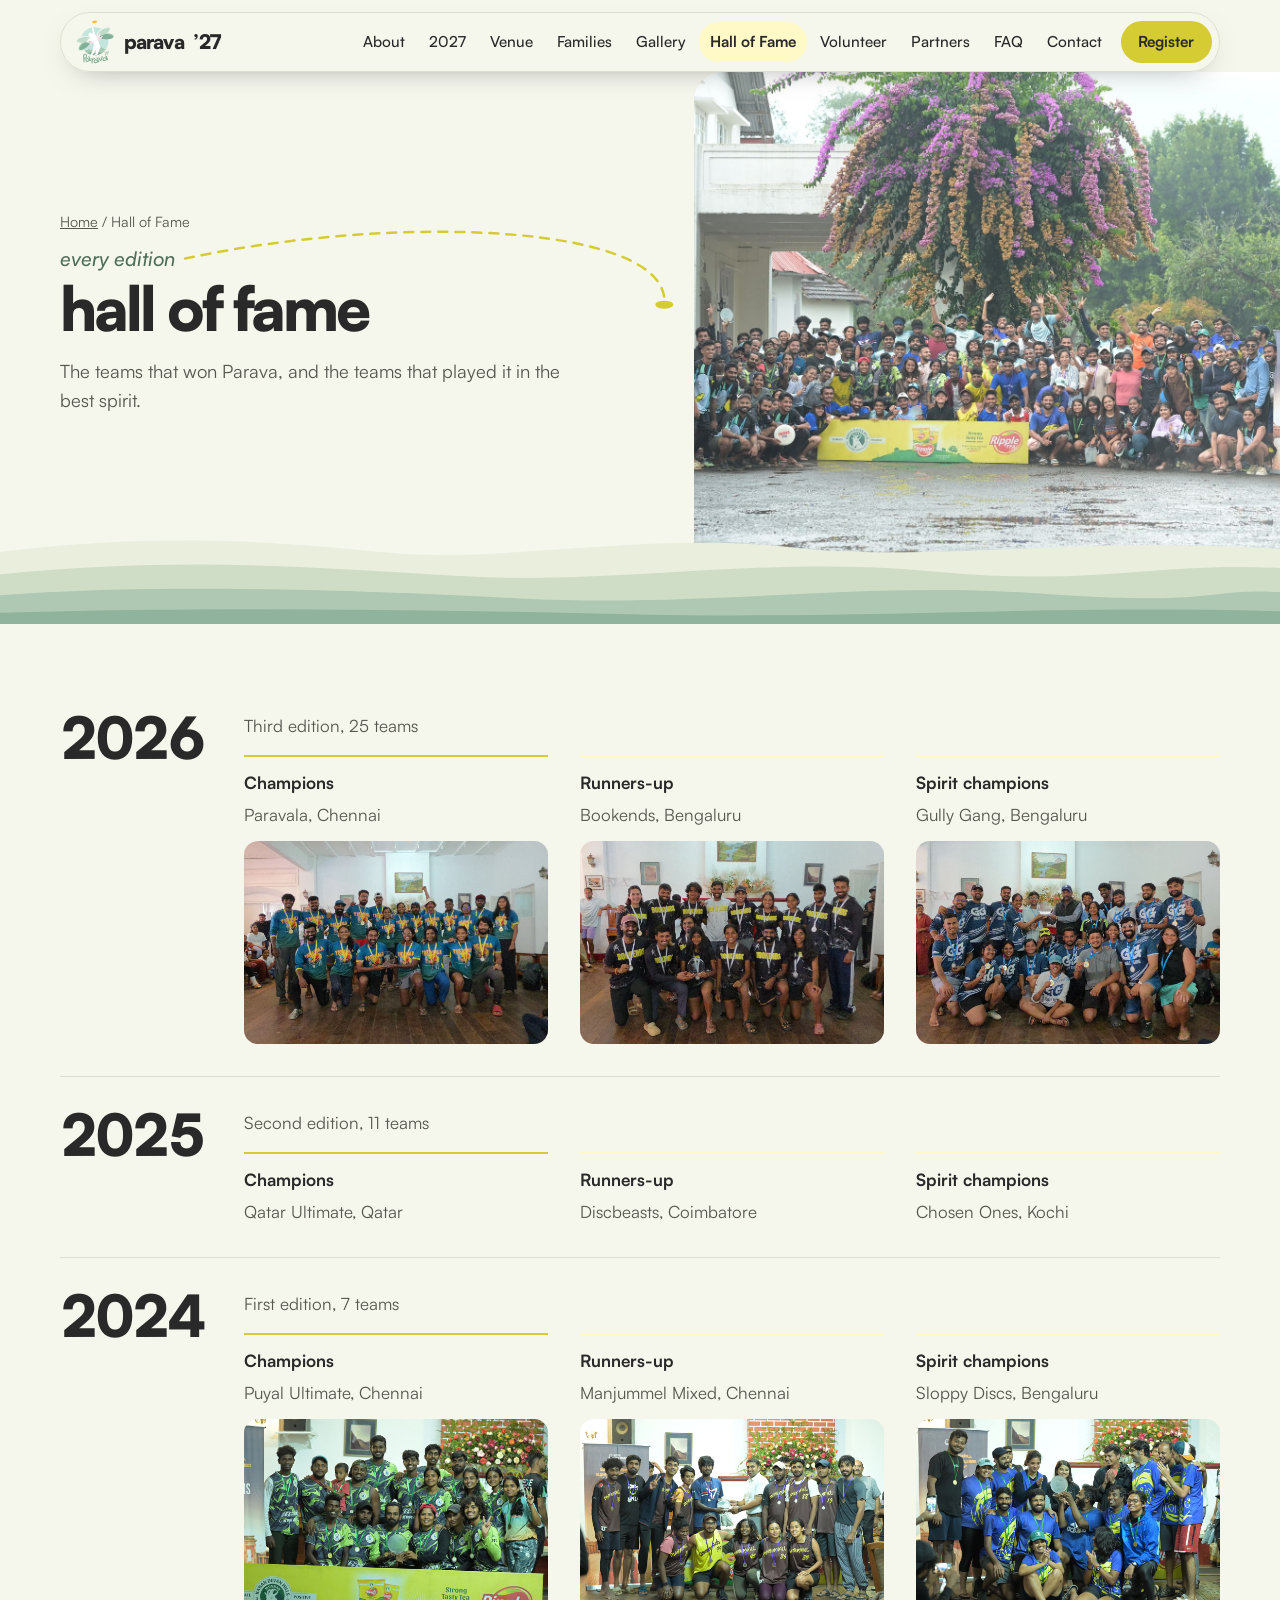
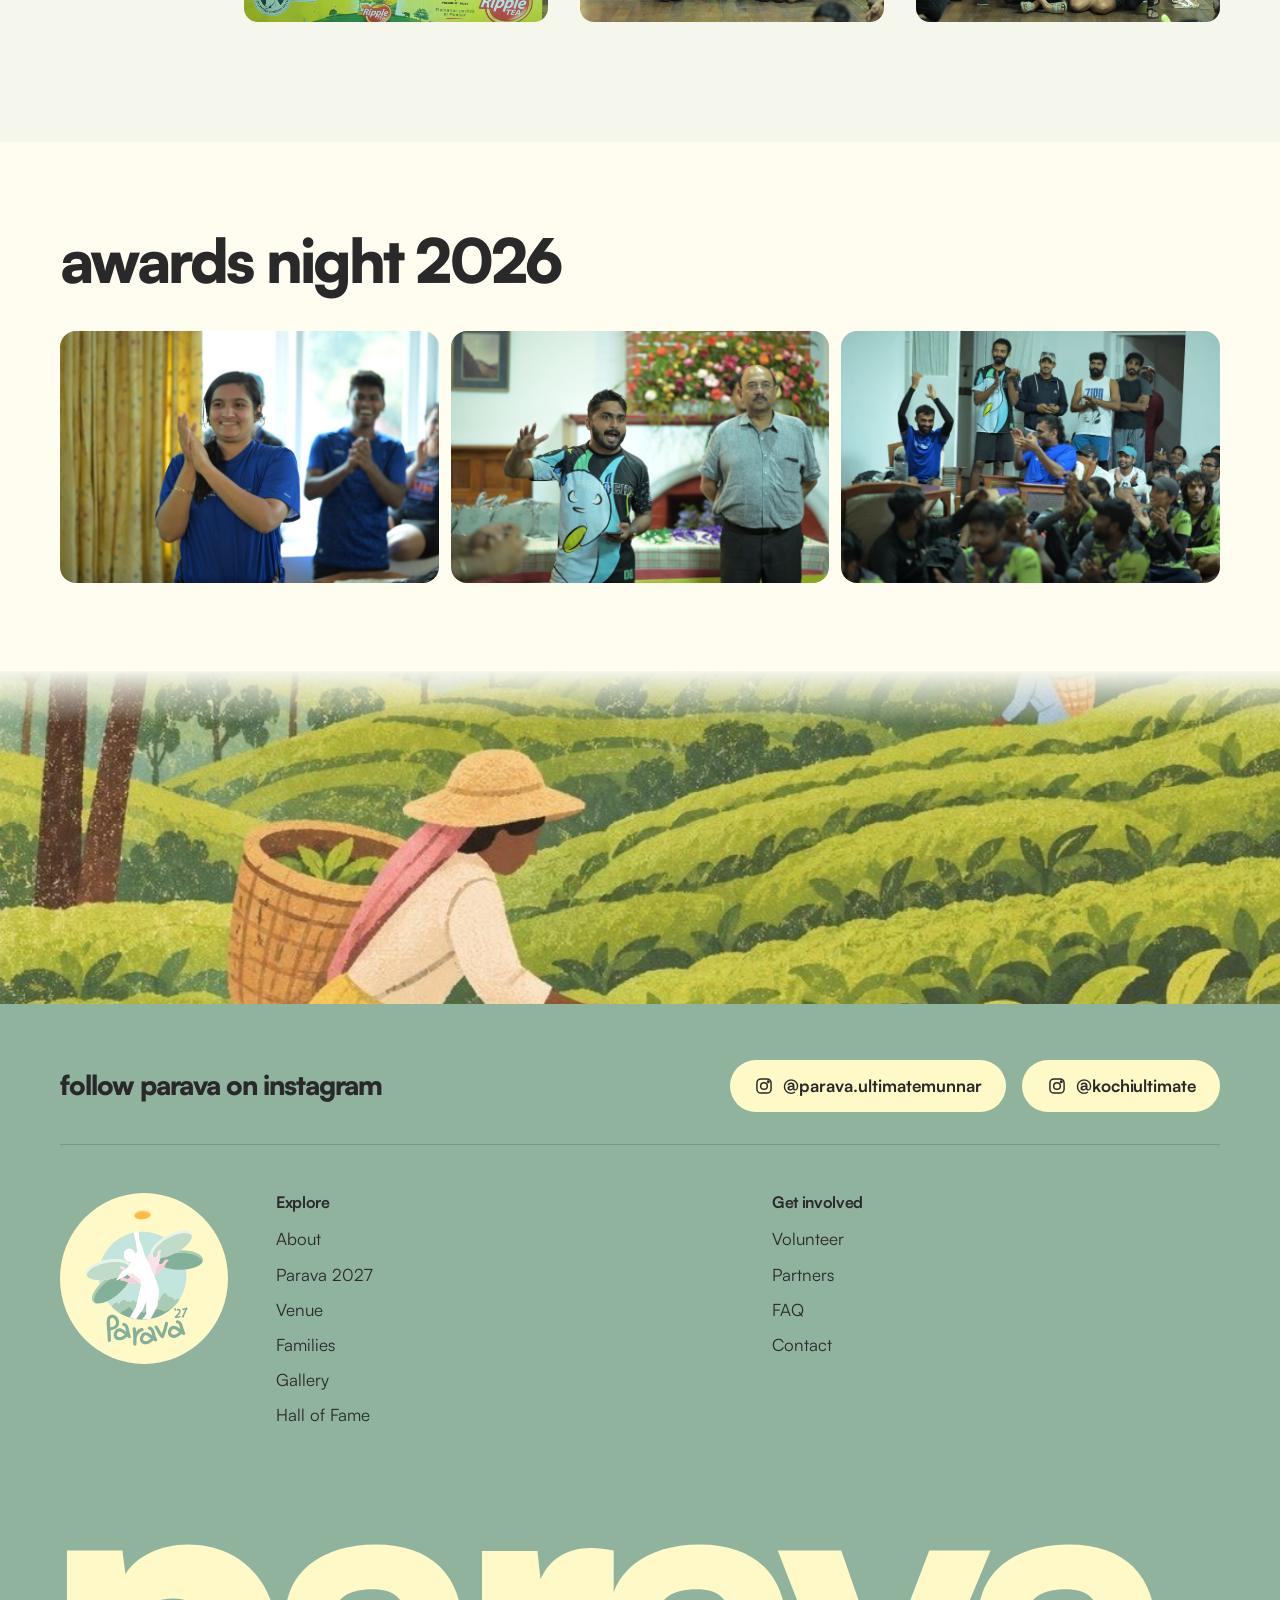
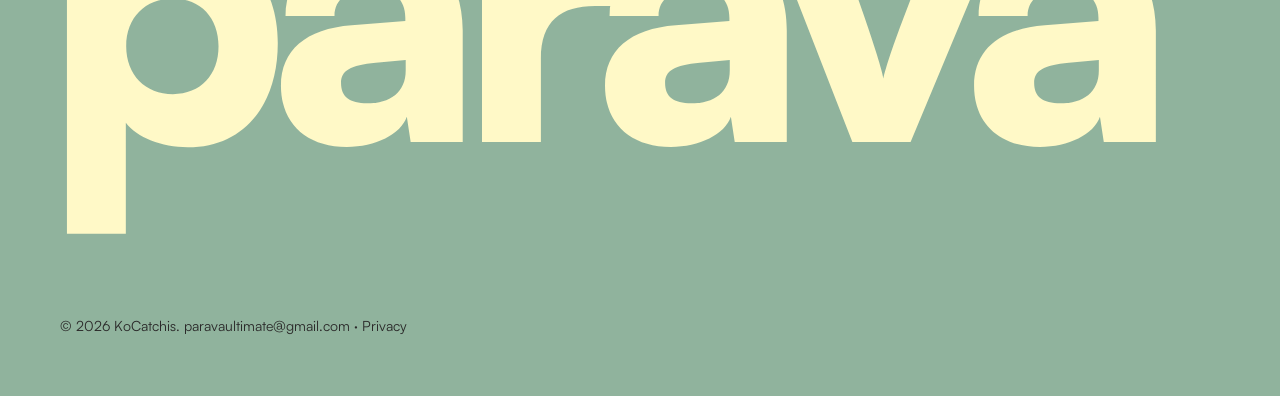
<file: hall-of-fame.html>
<!DOCTYPE html>
<html lang="en">
<head>
<meta charset="utf-8">
<meta name="viewport" content="width=device-width, initial-scale=1, viewport-fit=cover">
<title>Hall of Fame · Parava 2027</title>
<meta name="description" content="Champions, runners-up and spirit champions from every edition of Parava, the ultimate frisbee tournament in Munnar.">
<!-- Draft hosting on GitHub Pages: update these URLs when the real domain is live, and remove noindex at launch -->
<meta name="robots" content="noindex">
<meta property="og:type" content="website">
<meta property="og:site_name" content="Parava 2027">
<meta property="og:title" content="Hall of Fame · Parava 2027">
<meta property="og:description" content="Champions, runners-up and spirit champions from every edition of Parava, the ultimate frisbee tournament in Munnar.">
<meta property="og:url" content="https://paravaultimate.com/hall-of-fame.html">
<meta property="og:image" content="https://anooprajanm.github.io/parava-preview/assets/og-logo.jpg">
<meta property="og:image:alt" content="The Parava 2027 logo: a player leaping for a disc">
<meta property="og:image:width" content="1200">
<meta property="og:image:height" content="630">
<meta name="twitter:card" content="summary_large_image">
<link rel="icon" type="image/svg+xml" href="assets/logo-2027.svg">
<link rel="apple-touch-icon" href="assets/apple-touch-icon.png">
<link rel="preload" href="assets/fonts/satoshi-black.woff2" as="font" type="font/woff2" crossorigin>
<link rel="stylesheet" href="styles.css?v=20261122q">
</head>
<body>
<a class="skip" href="#main">Skip to content</a>
<svg width="0" height="0" style="position:absolute" aria-hidden="true"><defs>
  <symbol id="hills" viewBox="0 0 1280 120" preserveAspectRatio="none">
    <path style="fill:var(--hill-1)" d="M0 30 C140 8 260 14 380 30 S640 4 790 24 S1060 10 1280 26 V120 H0Z"/>
    <path style="fill:var(--hill-2)" d="M0 58 C180 36 300 48 460 60 S760 34 930 54 S1150 42 1280 50 V120 H0Z"/>
    <path style="fill:var(--hill-3)" d="M0 84 C150 70 330 76 520 88 S860 66 1040 82 S1200 76 1280 80 V120 H0Z"/>
    <path style="fill:var(--hill-4)" d="M0 106 C220 98 420 102 640 108 S1040 96 1280 104 V120 H0Z"/>
  </symbol>
</defs></svg>
<nav class="nav" aria-label="Main">
  <div class="wrap">
    <a class="brand" href="index.html"><img src="assets/logo-2027.svg" alt=""><b>Parava</b><span>’27</span></a>
    <button class="menu-btn" aria-expanded="false" aria-controls="menu" aria-label="Menu"><span class="burger" aria-hidden="true"><i></i><i></i><i></i></span></button>
    <ul id="menu"><li><a href="about.html">About</a></li><li><a href="tournament.html">2027</a></li><li><a href="venue.html">Venue</a></li><li><a href="families.html">Families</a></li><li><a href="gallery.html">Gallery</a></li><li><a href="hall-of-fame.html" aria-current="page">Hall of Fame</a></li><li><a href="volunteer.html">Volunteer</a></li><li><a href="partners.html">Partners</a></li><li><a href="faq.html">FAQ</a></li><li><a href="contact.html">Contact</a></li><li><a class="cta" href="register.html" data-reg>Register</a></li></ul>
  </div>
</nav>
<main id="main">
<header class="pagehead">
  <div class="wrap">
    <div>
      <p class="crumbs"><a href="index.html">Home</a> / Hall of Fame</p>
      <p class="kicker">every edition</p>
      <h1>Hall of Fame</h1>
      <p class="lede">The teams that won Parava, and the teams that played it in the best spirit.</p>
    </div>
    <div class="pic"><img src="assets/2026/ak-0989.jpg" alt="Everyone at Parava 2026 gathered for the awards under a flowering bougainvillea" fetchpriority="high"></div>
  </div>
  <div class="hills"><svg><use href="#hills"/></svg></div>
</header>
<section class="block">
<div class="wrap hof">
  <article class="hof-year">
    <h2>2026</h2>
    <p class="hof-note">Third edition, 25 teams</p>
    <dl>
        <div class="champ"><dt>Champions</dt><dd>Paravala, Chennai</dd><dd class="hof-pic"><img src="assets/hof/2026-champions.jpg" alt="Paravala, champions of Parava 2026, with the trophy" width="1200" height="800" loading="lazy"></dd></div>
        <div class="runner"><dt>Runners-up</dt><dd>Bookends, Bengaluru</dd><dd class="hof-pic"><img src="assets/hof/2026-runners-up.jpg" alt="Bookends, runners-up at Parava 2026" width="1200" height="800" loading="lazy"></dd></div>
        <div class="spirit"><dt>Spirit champions</dt><dd>Gully Gang, Bengaluru</dd><dd class="hof-pic"><img src="assets/hof/2026-spirit.jpg" alt="Gully Gang, spirit champions of Parava 2026" width="1200" height="800" loading="lazy"></dd></div>
    </dl>
  </article>
  <article class="hof-year">
    <h2>2025</h2>
    <p class="hof-note">Second edition, 11 teams</p>
    <dl>
        <div class="champ"><dt>Champions</dt><dd>Qatar Ultimate, Qatar</dd></div>
        <div class="runner"><dt>Runners-up</dt><dd>Discbeasts, Coimbatore</dd></div>
        <div class="spirit"><dt>Spirit champions</dt><dd>Chosen Ones, Kochi</dd></div>
    </dl>
  </article>
  <article class="hof-year">
    <h2>2024</h2>
    <p class="hof-note">First edition, 7 teams</p>
    <dl>
        <div class="champ"><dt>Champions</dt><dd>Puyal Ultimate, Chennai</dd><dd class="hof-pic"><img src="assets/hof/2024-champions.jpg" alt="Puyal Ultimate, champions of Parava 2024, with the trophy" width="1200" height="800" loading="lazy"></dd></div>
        <div class="runner"><dt>Runners-up</dt><dd>Manjummel Mixed, Chennai</dd><dd class="hof-pic"><img src="assets/hof/2024-runners-up.jpg" alt="Manjummel Mixed, runners-up at Parava 2024" width="1200" height="800" loading="lazy"></dd></div>
        <div class="spirit"><dt>Spirit champions</dt><dd>Sloppy Discs, Bengaluru</dd><dd class="hof-pic"><img src="assets/hof/2024-spirit.jpg" alt="Sloppy Discs, spirit champions of Parava 2024" width="1200" height="800" loading="lazy"></dd></div>
    </dl>
  </article>
</div>
</section>
<section class="block surface">
  <div class="wrap">
    <h2>Awards night 2026</h2>
    <div class="photo-row">
      <figure><img src="assets/2026/ak-0663.jpg" alt="A player claps and beams during the awards" loading="lazy"></figure>
      <figure><img src="assets/2026/ak-0617.jpg" alt="A player cheers as he is called up at the awards" loading="lazy"></figure>
      <figure><img src="assets/2026/ak-0660.jpg" alt="The room on its feet, cheering a team" loading="lazy"></figure>
    </div>
  </div>
</section>
</main>
<div class="ground" aria-hidden="true"></div>
<footer>
  <div class="wrap">
    <div class="follow">
      <p>Follow Parava on Instagram</p>
      <a class="btn btn-follow" href="https://www.instagram.com/parava.ultimatemunnar/" target="_blank" rel="noopener"><svg class="ig" viewBox="0 0 24 24" aria-hidden="true"><rect x="3.5" y="3.5" width="17" height="17" rx="5"/><circle cx="12" cy="12" r="4"/><circle cx="17.2" cy="6.8" r=".9"/></svg>@parava.ultimatemunnar</a>
      <a class="btn btn-follow" href="https://www.instagram.com/kochiultimate/" target="_blank" rel="noopener"><svg class="ig" viewBox="0 0 24 24" aria-hidden="true"><rect x="3.5" y="3.5" width="17" height="17" rx="5"/><circle cx="12" cy="12" r="4"/><circle cx="17.2" cy="6.8" r=".9"/></svg>@kochiultimate</a>
    </div>
    <div class="logo"><img src="assets/logo-2027.svg" alt="Parava logo" loading="lazy"></div>
    <div>
      <h3>Explore</h3>
      <ul><li><a href="about.html">About</a></li><li><a href="tournament.html">Parava 2027</a></li><li><a href="venue.html">Venue</a></li><li><a href="families.html">Families</a></li><li><a href="gallery.html">Gallery</a></li><li><a href="hall-of-fame.html">Hall of Fame</a></li></ul>
    </div>
    <div>
      <h3>Get involved</h3>
      <ul><li><a href="volunteer.html">Volunteer</a></li><li><a href="partners.html">Partners</a></li><li><a href="faq.html">FAQ</a></li><li><a href="contact.html">Contact</a></li></ul>
    </div>
    <p class="wordmark" aria-hidden="true">Parava</p>
    <p class="legal">© 2026 KoCatchis. <a href="mailto:paravaultimate@gmail.com">paravaultimate@gmail.com</a> · <a href="privacy.html">Privacy</a></p>
  </div>
</footer>
<script src="site.js?v=20261122q"></script>
</body>
</html>
</file>
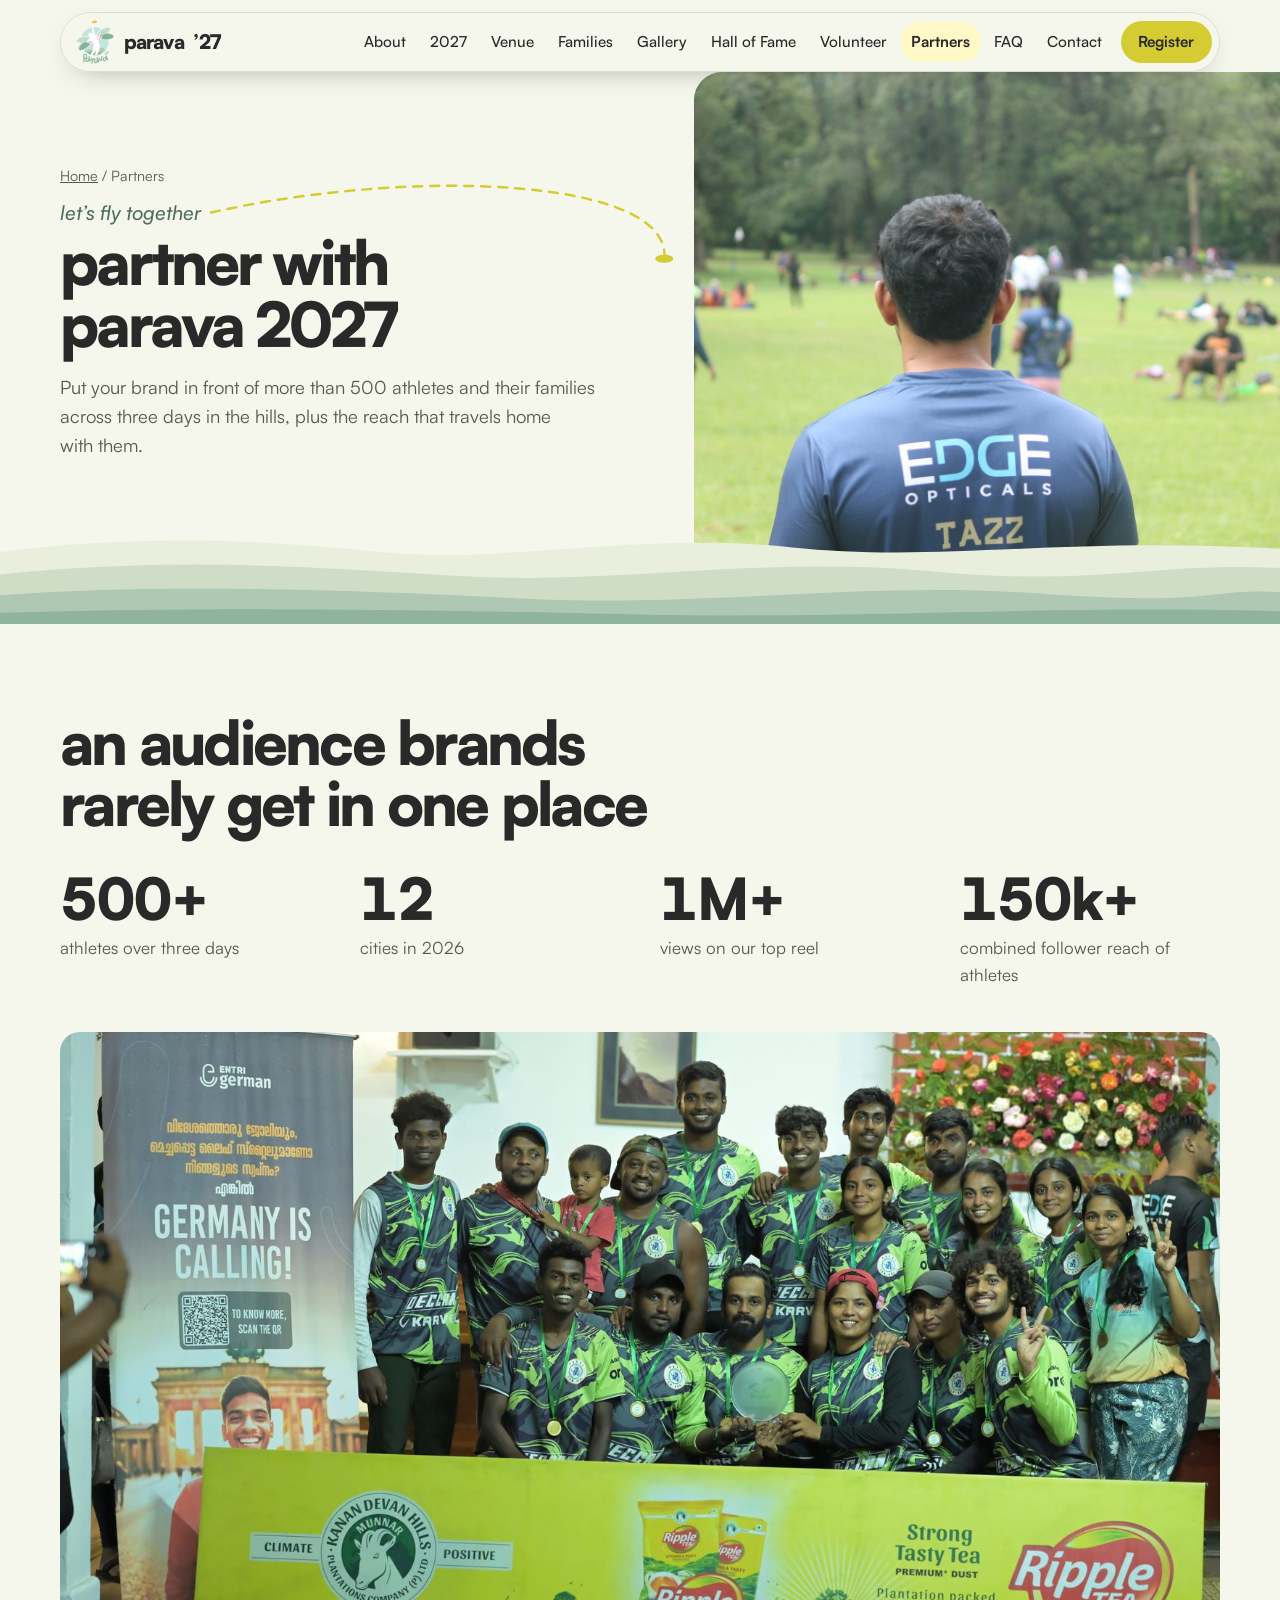
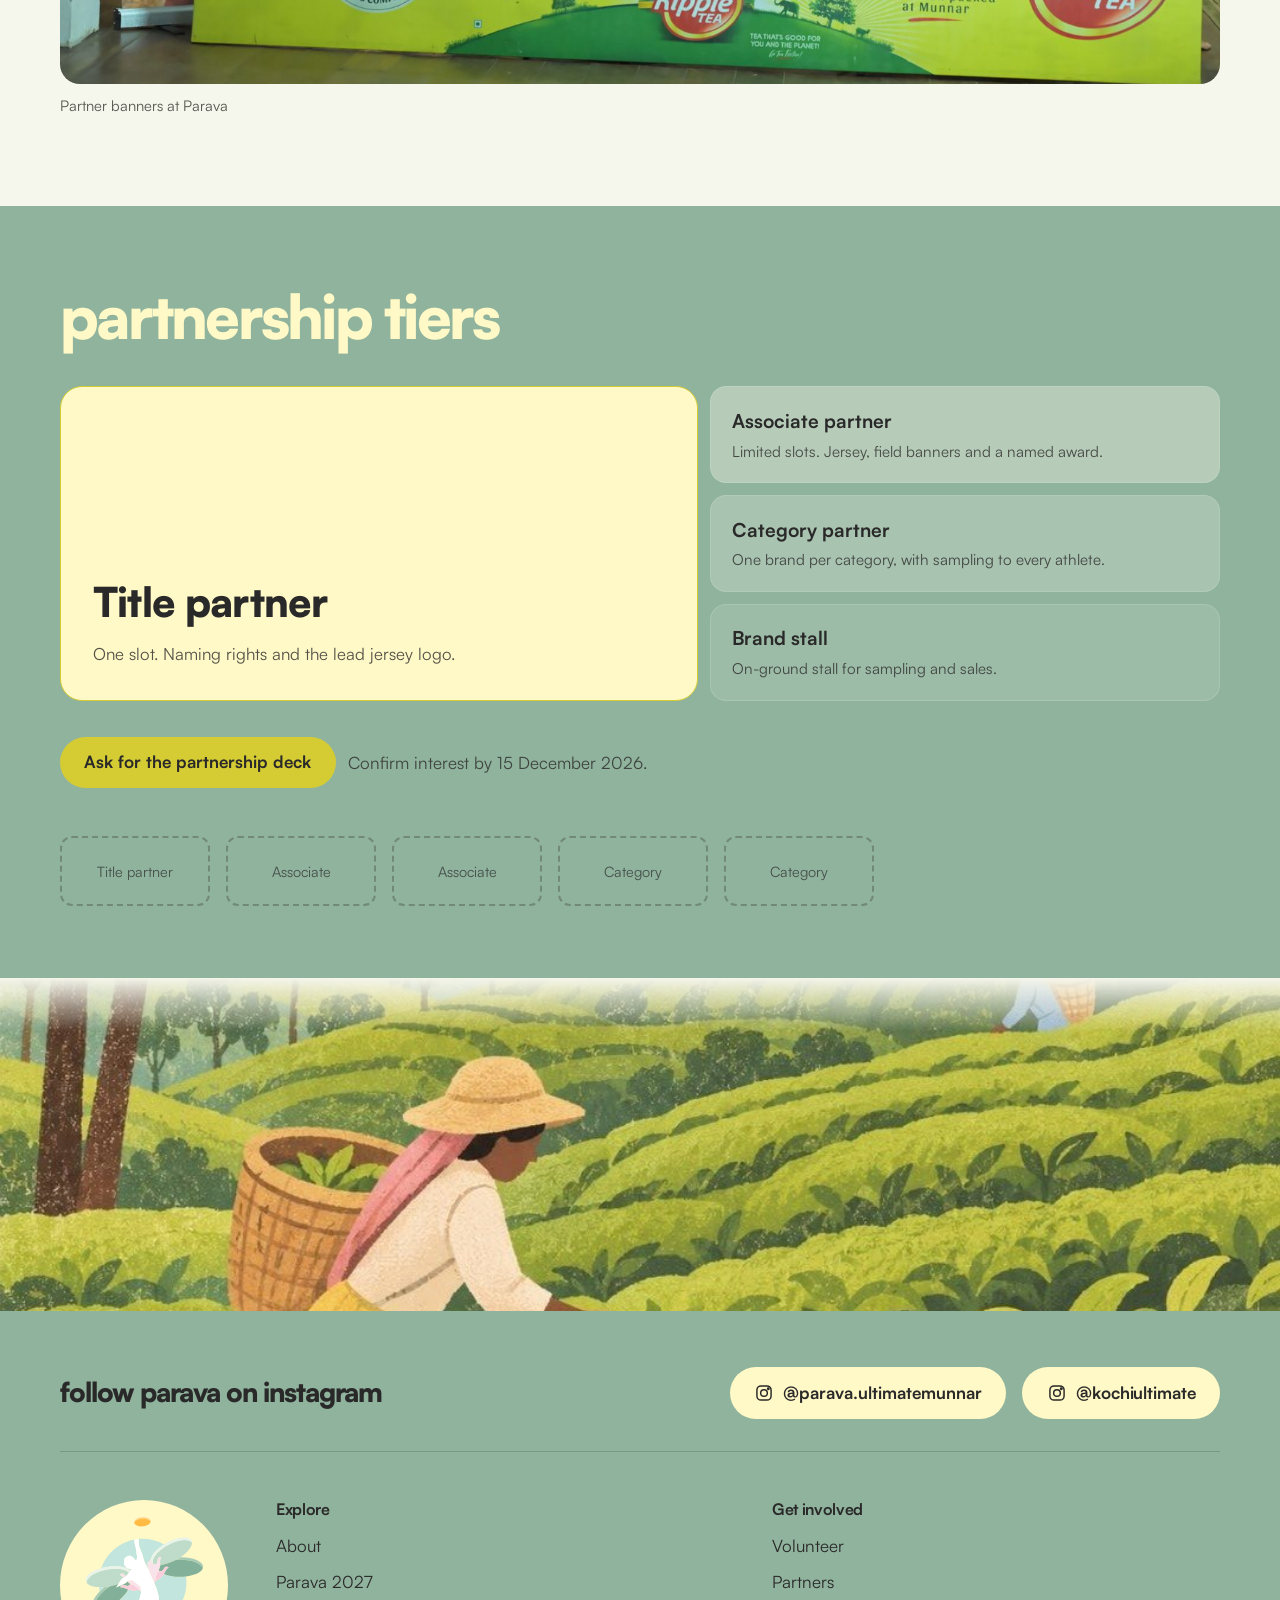
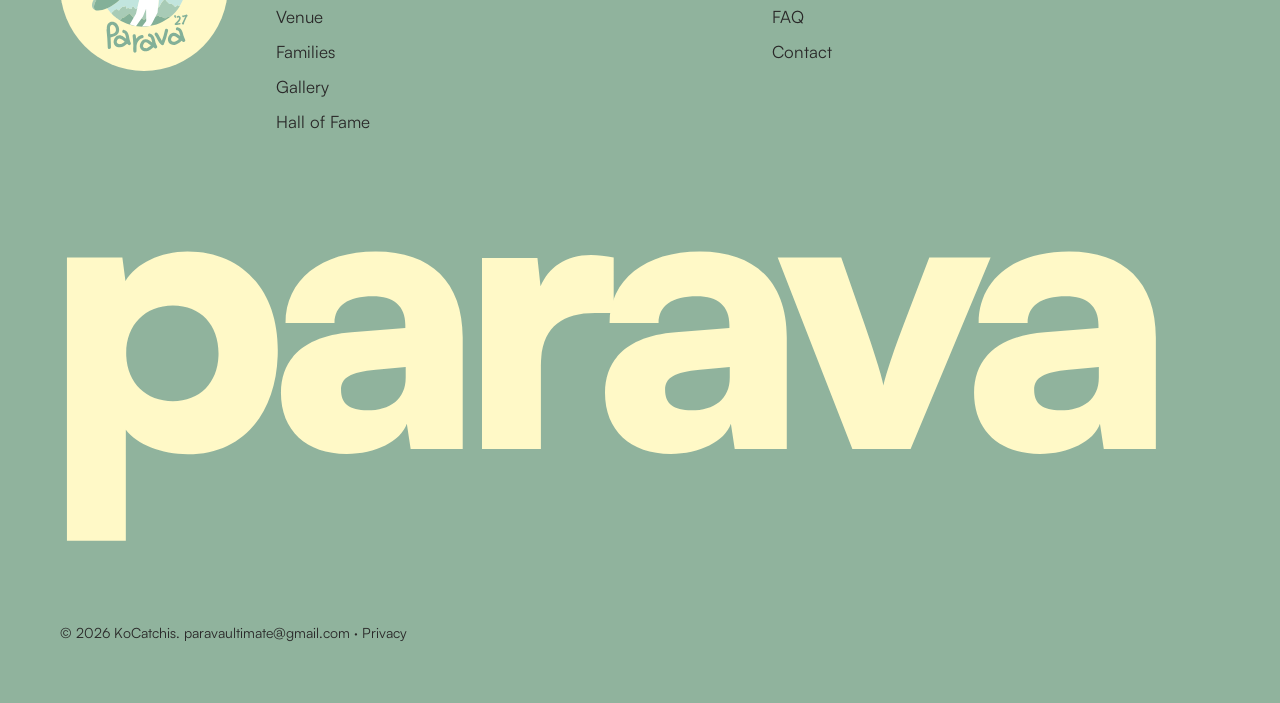
<file: partners.html>
<!DOCTYPE html>
<html lang="en">
<head>
<meta charset="utf-8">
<meta name="viewport" content="width=device-width, initial-scale=1, viewport-fit=cover">
<title>Partner with Parava · Parava 2027</title>
<meta name="description" content="Parava is KoCatchis’ flagship ultimate frisbee tournament: three days, 24 teams and more than 500 athletes at High Range Club, Munnar, 2-4 April 2027.">
<!-- Draft hosting on GitHub Pages: update these URLs when the real domain is live, and remove noindex at launch -->
<meta name="robots" content="noindex">
<meta property="og:type" content="website">
<meta property="og:site_name" content="Parava 2027">
<meta property="og:title" content="Partner with Parava · Parava 2027">
<meta property="og:description" content="Parava is KoCatchis’ flagship ultimate frisbee tournament: three days, 24 teams and more than 500 athletes at High Range Club, Munnar, 2-4 April 2027.">
<meta property="og:url" content="https://paravaultimate.com/partners.html">
<meta property="og:image" content="https://anooprajanm.github.io/parava-preview/assets/og-logo.jpg">
<meta property="og:image:alt" content="The Parava 2027 logo: a player leaping for a disc">
<meta property="og:image:width" content="1200">
<meta property="og:image:height" content="630">
<meta name="twitter:card" content="summary_large_image">
<link rel="icon" type="image/svg+xml" href="assets/logo-2027.svg">
<link rel="apple-touch-icon" href="assets/apple-touch-icon.png">
<link rel="preload" href="assets/fonts/satoshi-black.woff2" as="font" type="font/woff2" crossorigin>
<link rel="stylesheet" href="styles.css?v=20261122q">
</head>
<body>
<a class="skip" href="#main">Skip to content</a>
<svg width="0" height="0" style="position:absolute" aria-hidden="true"><defs>
  <symbol id="hills" viewBox="0 0 1280 120" preserveAspectRatio="none">
    <path style="fill:var(--hill-1)" d="M0 30 C140 8 260 14 380 30 S640 4 790 24 S1060 10 1280 26 V120 H0Z"/>
    <path style="fill:var(--hill-2)" d="M0 58 C180 36 300 48 460 60 S760 34 930 54 S1150 42 1280 50 V120 H0Z"/>
    <path style="fill:var(--hill-3)" d="M0 84 C150 70 330 76 520 88 S860 66 1040 82 S1200 76 1280 80 V120 H0Z"/>
    <path style="fill:var(--hill-4)" d="M0 106 C220 98 420 102 640 108 S1040 96 1280 104 V120 H0Z"/>
  </symbol>
</defs></svg>
<nav class="nav" aria-label="Main">
  <div class="wrap">
    <a class="brand" href="index.html"><img src="assets/logo-2027.svg" alt=""><b>Parava</b><span>’27</span></a>
    <button class="menu-btn" aria-expanded="false" aria-controls="menu" aria-label="Menu"><span class="burger" aria-hidden="true"><i></i><i></i><i></i></span></button>
    <ul id="menu"><li><a href="about.html">About</a></li><li><a href="tournament.html">2027</a></li><li><a href="venue.html">Venue</a></li><li><a href="families.html">Families</a></li><li><a href="gallery.html">Gallery</a></li><li><a href="hall-of-fame.html">Hall of Fame</a></li><li><a href="volunteer.html">Volunteer</a></li><li><a href="partners.html" aria-current="page">Partners</a></li><li><a href="faq.html">FAQ</a></li><li><a href="contact.html">Contact</a></li><li><a class="cta" href="register.html" data-reg>Register</a></li></ul>
  </div>
</nav>
<main id="main">
<header class="pagehead">
  <div class="wrap">
    <div>
      <p class="crumbs"><a href="index.html">Home</a> / Partners</p>
      <p class="kicker">let’s fly together</p>
      <h1>Partner with Parava 2027</h1>
      <p class="lede">Put your brand in front of more than 500 athletes and their families across three days in the hills, plus the reach that travels home with them.</p>
    </div>
    <div class="pic"><img src="assets/2026/p26-3611.jpg" alt="A player in an Edge Opticals sponsored jersey watches the game" fetchpriority="high"></div>
  </div>
  <div class="hills"><svg><use href="#hills"/></svg></div>
</header>
<section class="block">
  <div class="wrap">
    <h2>An audience brands rarely get in one place</h2>
    <div class="stats stats-4 on-light">
      <div class="stat"><b>500+</b><span>athletes over three days</span></div>
      <div class="stat"><b>12</b><span>cities in 2026</span></div>
      <div class="stat"><b>1M+</b><span>views on our top reel</span></div>
      <div class="stat"><b>150k+</b><span>combined follower reach of athletes</span></div>
    </div>
    <figure class="wide-photo"><img src="assets/2026/ak-0941.jpg" alt="A team poses with partner banners at the 2026 awards night" loading="lazy"><figcaption>Partner banners at Parava</figcaption></figure>
  </div>
</section>
<section class="partner">
  <div class="wrap">
    <h2>Partnership tiers</h2>
    <div class="tiers ladder">
      <div class="tier lead"><b>Title partner</b><span>One slot. Naming rights and the lead jersey logo.</span></div>
      <div class="tier"><b>Associate partner</b><span>Limited slots. Jersey, field banners and a named award.</span></div>
      <div class="tier"><b>Category partner</b><span>One brand per category, with sampling to every athlete.</span></div>
      <div class="tier"><b>Brand stall</b><span>On-ground stall for sampling and sales.</span></div>
    </div>
    <div class="btns">
      <a class="btn btn-disc" href="mailto:paravaultimate@gmail.com?subject=Parava%202027%20partnership">Ask for the partnership deck</a>
      <span class="deadline">Confirm interest by 15 December 2026.</span>
    </div>
    <div class="slots" aria-label="Partners">
      <div class="slot">Title partner</div><div class="slot">Associate</div><div class="slot">Associate</div><div class="slot">Category</div><div class="slot">Category</div>
    </div>
  </div>
</section>
</main>
<div class="ground" aria-hidden="true"></div>
<footer>
  <div class="wrap">
    <div class="follow">
      <p>Follow Parava on Instagram</p>
      <a class="btn btn-follow" href="https://www.instagram.com/parava.ultimatemunnar/" target="_blank" rel="noopener"><svg class="ig" viewBox="0 0 24 24" aria-hidden="true"><rect x="3.5" y="3.5" width="17" height="17" rx="5"/><circle cx="12" cy="12" r="4"/><circle cx="17.2" cy="6.8" r=".9"/></svg>@parava.ultimatemunnar</a>
      <a class="btn btn-follow" href="https://www.instagram.com/kochiultimate/" target="_blank" rel="noopener"><svg class="ig" viewBox="0 0 24 24" aria-hidden="true"><rect x="3.5" y="3.5" width="17" height="17" rx="5"/><circle cx="12" cy="12" r="4"/><circle cx="17.2" cy="6.8" r=".9"/></svg>@kochiultimate</a>
    </div>
    <div class="logo"><img src="assets/logo-2027.svg" alt="Parava logo" loading="lazy"></div>
    <div>
      <h3>Explore</h3>
      <ul><li><a href="about.html">About</a></li><li><a href="tournament.html">Parava 2027</a></li><li><a href="venue.html">Venue</a></li><li><a href="families.html">Families</a></li><li><a href="gallery.html">Gallery</a></li><li><a href="hall-of-fame.html">Hall of Fame</a></li></ul>
    </div>
    <div>
      <h3>Get involved</h3>
      <ul><li><a href="volunteer.html">Volunteer</a></li><li><a href="partners.html">Partners</a></li><li><a href="faq.html">FAQ</a></li><li><a href="contact.html">Contact</a></li></ul>
    </div>
    <p class="wordmark" aria-hidden="true">Parava</p>
    <p class="legal">© 2026 KoCatchis. <a href="mailto:paravaultimate@gmail.com">paravaultimate@gmail.com</a> · <a href="privacy.html">Privacy</a></p>
  </div>
</footer>
<script src="site.js?v=20261122q"></script>
</body>
</html>
</file>
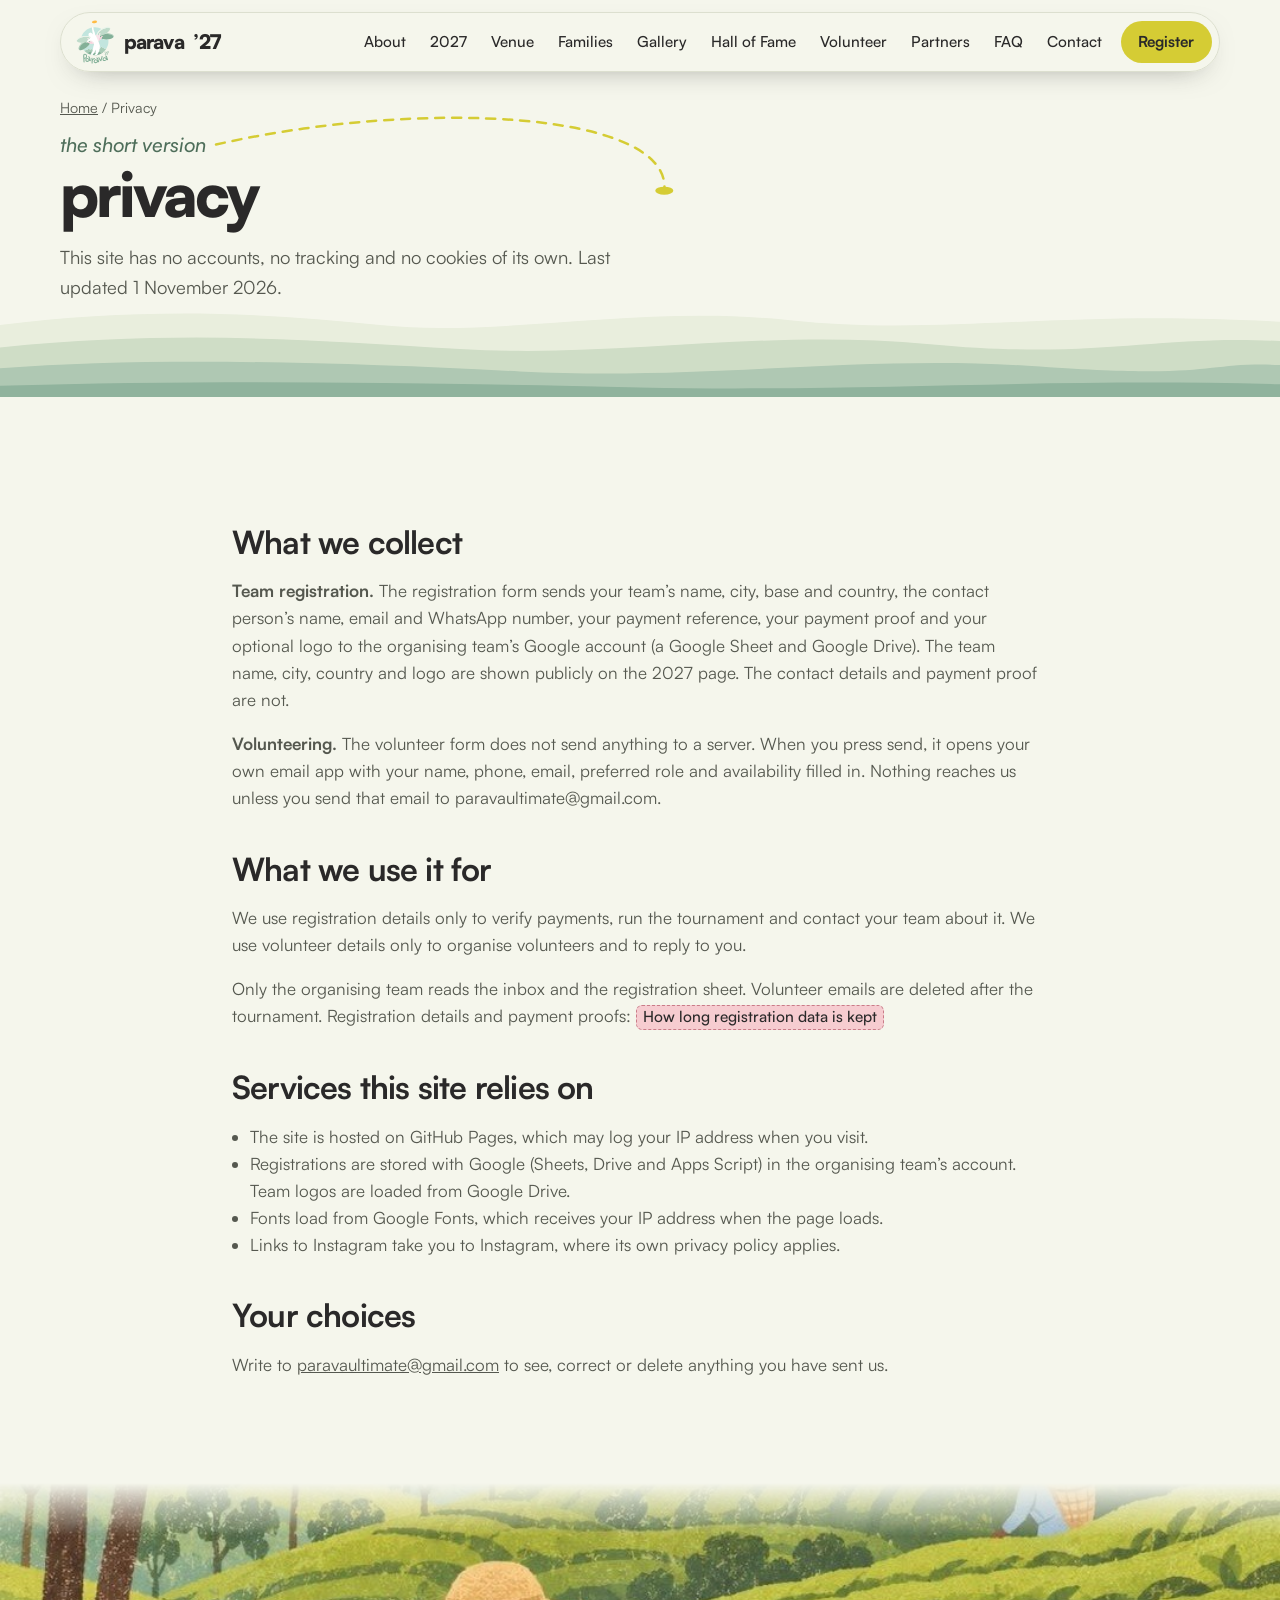
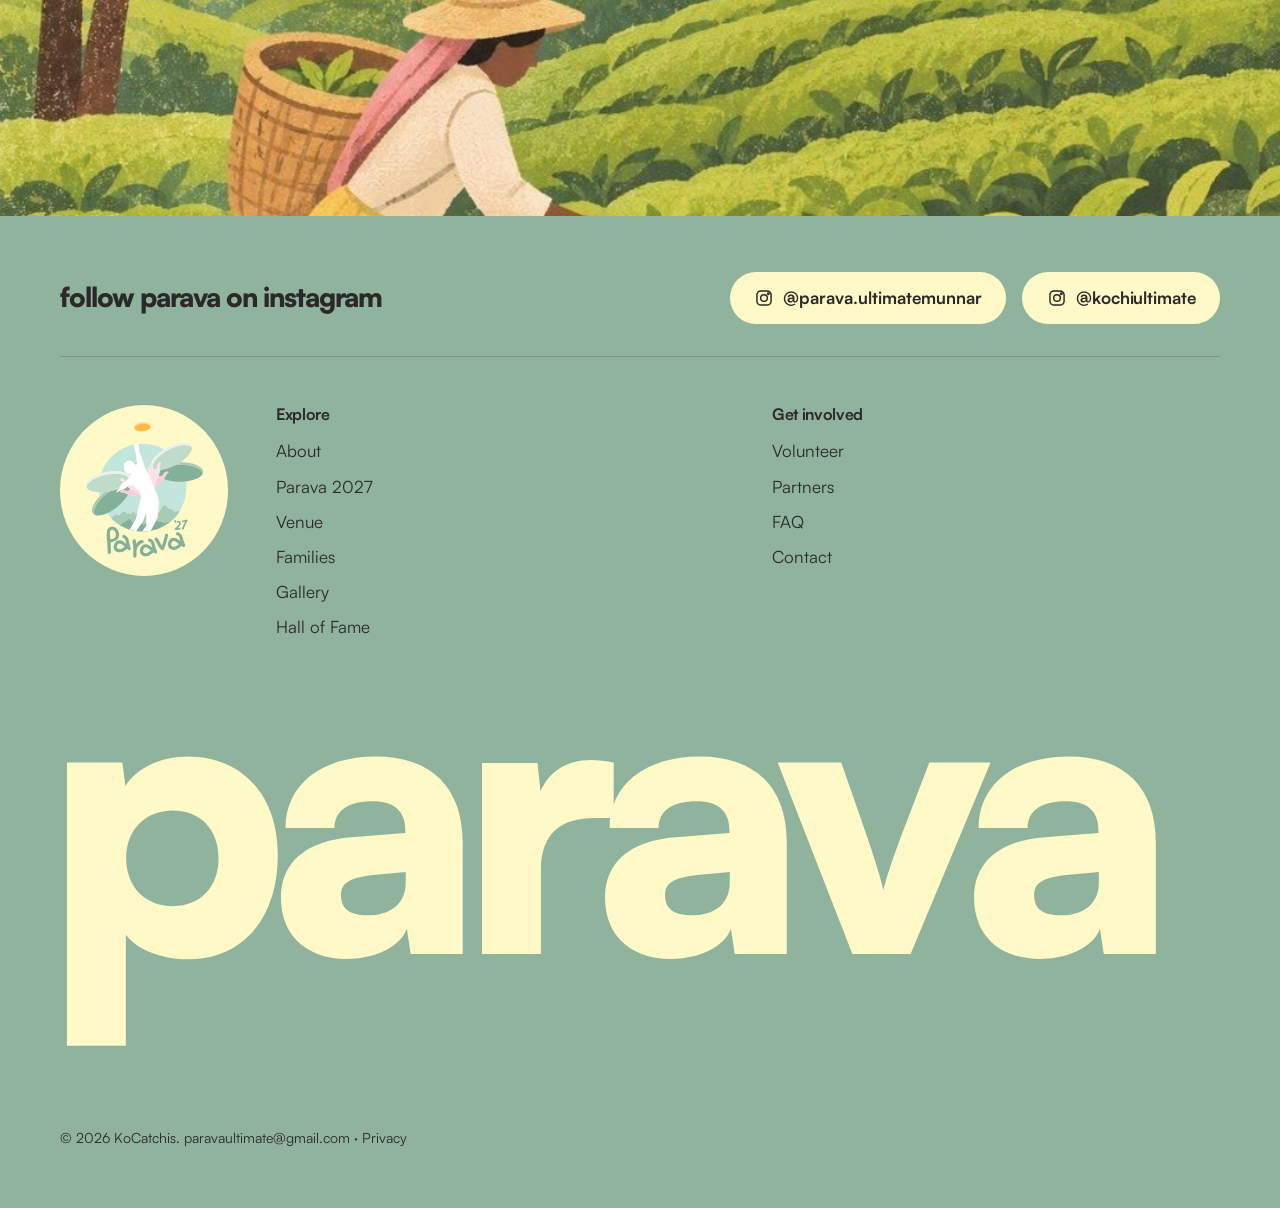
<file: privacy.html>
<!DOCTYPE html>
<html lang="en">
<head>
<meta charset="utf-8">
<meta name="viewport" content="width=device-width, initial-scale=1, viewport-fit=cover">
<title>Privacy · Parava 2027</title>
<meta name="description" content="How the Parava 2027 website handles the details you send us.">
<!-- Draft hosting on GitHub Pages: update these URLs when the real domain is live, and remove noindex at launch -->
<meta name="robots" content="noindex">
<meta property="og:type" content="website">
<meta property="og:site_name" content="Parava 2027">
<meta property="og:title" content="Privacy · Parava 2027">
<meta property="og:description" content="How the Parava 2027 website handles the details you send us.">
<meta property="og:url" content="https://paravaultimate.com/privacy.html">
<meta property="og:image" content="https://anooprajanm.github.io/parava-preview/assets/og-logo.jpg">
<meta property="og:image:alt" content="The Parava 2027 logo: a player leaping for a disc">
<meta property="og:image:width" content="1200">
<meta property="og:image:height" content="630">
<meta name="twitter:card" content="summary_large_image">
<link rel="icon" type="image/svg+xml" href="assets/logo-2027.svg">
<link rel="apple-touch-icon" href="assets/apple-touch-icon.png">
<link rel="preload" href="assets/fonts/satoshi-black.woff2" as="font" type="font/woff2" crossorigin>
<link rel="stylesheet" href="styles.css?v=20261122q">
</head>
<body>
<a class="skip" href="#main">Skip to content</a>
<svg width="0" height="0" style="position:absolute" aria-hidden="true"><defs>
  <symbol id="hills" viewBox="0 0 1280 120" preserveAspectRatio="none">
    <path style="fill:var(--hill-1)" d="M0 30 C140 8 260 14 380 30 S640 4 790 24 S1060 10 1280 26 V120 H0Z"/>
    <path style="fill:var(--hill-2)" d="M0 58 C180 36 300 48 460 60 S760 34 930 54 S1150 42 1280 50 V120 H0Z"/>
    <path style="fill:var(--hill-3)" d="M0 84 C150 70 330 76 520 88 S860 66 1040 82 S1200 76 1280 80 V120 H0Z"/>
    <path style="fill:var(--hill-4)" d="M0 106 C220 98 420 102 640 108 S1040 96 1280 104 V120 H0Z"/>
  </symbol>
</defs></svg>
<nav class="nav" aria-label="Main">
  <div class="wrap">
    <a class="brand" href="index.html"><img src="assets/logo-2027.svg" alt=""><b>Parava</b><span>’27</span></a>
    <button class="menu-btn" aria-expanded="false" aria-controls="menu" aria-label="Menu"><span class="burger" aria-hidden="true"><i></i><i></i><i></i></span></button>
    <ul id="menu"><li><a href="about.html">About</a></li><li><a href="tournament.html">2027</a></li><li><a href="venue.html">Venue</a></li><li><a href="families.html">Families</a></li><li><a href="gallery.html">Gallery</a></li><li><a href="hall-of-fame.html">Hall of Fame</a></li><li><a href="volunteer.html">Volunteer</a></li><li><a href="partners.html">Partners</a></li><li><a href="faq.html">FAQ</a></li><li><a href="contact.html">Contact</a></li><li><a class="cta" href="register.html" data-reg>Register</a></li></ul>
  </div>
</nav>
<main id="main">
<header class="pagehead">
  <div class="wrap">
    <div>
      <p class="crumbs"><a href="index.html">Home</a> / Privacy</p>
      <p class="kicker">the short version</p>
      <h1>Privacy</h1>
      <p class="lede">This site has no accounts, no tracking and no cookies of its own. Last updated 1 November 2026.</p>
    </div>
  </div>
  <div class="hills"><svg><use href="#hills"/></svg></div>
</header>
<section class="block">
  <div class="wrap prose">
    <h2>What we collect</h2>
    <p><b>Team registration.</b> The registration form sends your team’s name, city, base and country, the contact person’s name, email and WhatsApp number, your payment reference, your payment proof and your optional logo to the organising team’s Google account (a Google Sheet and Google Drive). The team name, city, country and logo are shown publicly on the 2027 page. The contact details and payment proof are not.</p>
    <p><b>Volunteering.</b> The volunteer form does not send anything to a server. When you press send, it opens your own email app with your name, phone, email, preferred role and availability filled in. Nothing reaches us unless you send that email to paravaultimate@gmail.com.</p>
    <h2>What we use it for</h2>
    <p>We use registration details only to verify payments, run the tournament and contact your team about it. We use volunteer details only to organise volunteers and to reply to you.</p>
    <p>Only the organising team reads the inbox and the registration sheet. Volunteer emails are deleted after the tournament. Registration details and payment proofs: <span class="tbc">How long registration data is kept</span></p>
    <h2>Services this site relies on</h2>
    <ul>
      <li>The site is hosted on GitHub Pages, which may log your IP address when you visit.</li>
      <li>Registrations are stored with Google (Sheets, Drive and Apps Script) in the organising team’s account. Team logos are loaded from Google Drive.</li>
      <li>Fonts load from Google Fonts, which receives your IP address when the page loads.</li>
      <li>Links to Instagram take you to Instagram, where its own privacy policy applies.</li>
    </ul>
    <h2>Your choices</h2>
    <p>Write to <a href="mailto:paravaultimate@gmail.com">paravaultimate@gmail.com</a> to see, correct or delete anything you have sent us.</p>
  </div>
</section>
</main>
<div class="ground" aria-hidden="true"></div>
<footer>
  <div class="wrap">
    <div class="follow">
      <p>Follow Parava on Instagram</p>
      <a class="btn btn-follow" href="https://www.instagram.com/parava.ultimatemunnar/" target="_blank" rel="noopener"><svg class="ig" viewBox="0 0 24 24" aria-hidden="true"><rect x="3.5" y="3.5" width="17" height="17" rx="5"/><circle cx="12" cy="12" r="4"/><circle cx="17.2" cy="6.8" r=".9"/></svg>@parava.ultimatemunnar</a>
      <a class="btn btn-follow" href="https://www.instagram.com/kochiultimate/" target="_blank" rel="noopener"><svg class="ig" viewBox="0 0 24 24" aria-hidden="true"><rect x="3.5" y="3.5" width="17" height="17" rx="5"/><circle cx="12" cy="12" r="4"/><circle cx="17.2" cy="6.8" r=".9"/></svg>@kochiultimate</a>
    </div>
    <div class="logo"><img src="assets/logo-2027.svg" alt="Parava logo" loading="lazy"></div>
    <div>
      <h3>Explore</h3>
      <ul><li><a href="about.html">About</a></li><li><a href="tournament.html">Parava 2027</a></li><li><a href="venue.html">Venue</a></li><li><a href="families.html">Families</a></li><li><a href="gallery.html">Gallery</a></li><li><a href="hall-of-fame.html">Hall of Fame</a></li></ul>
    </div>
    <div>
      <h3>Get involved</h3>
      <ul><li><a href="volunteer.html">Volunteer</a></li><li><a href="partners.html">Partners</a></li><li><a href="faq.html">FAQ</a></li><li><a href="contact.html">Contact</a></li></ul>
    </div>
    <p class="wordmark" aria-hidden="true">Parava</p>
    <p class="legal">© 2026 KoCatchis. <a href="mailto:paravaultimate@gmail.com">paravaultimate@gmail.com</a> · <a href="privacy.html" aria-current="page">Privacy</a></p>
  </div>
</footer>
<script src="site.js?v=20261122q"></script>
</body>
</html>
</file>
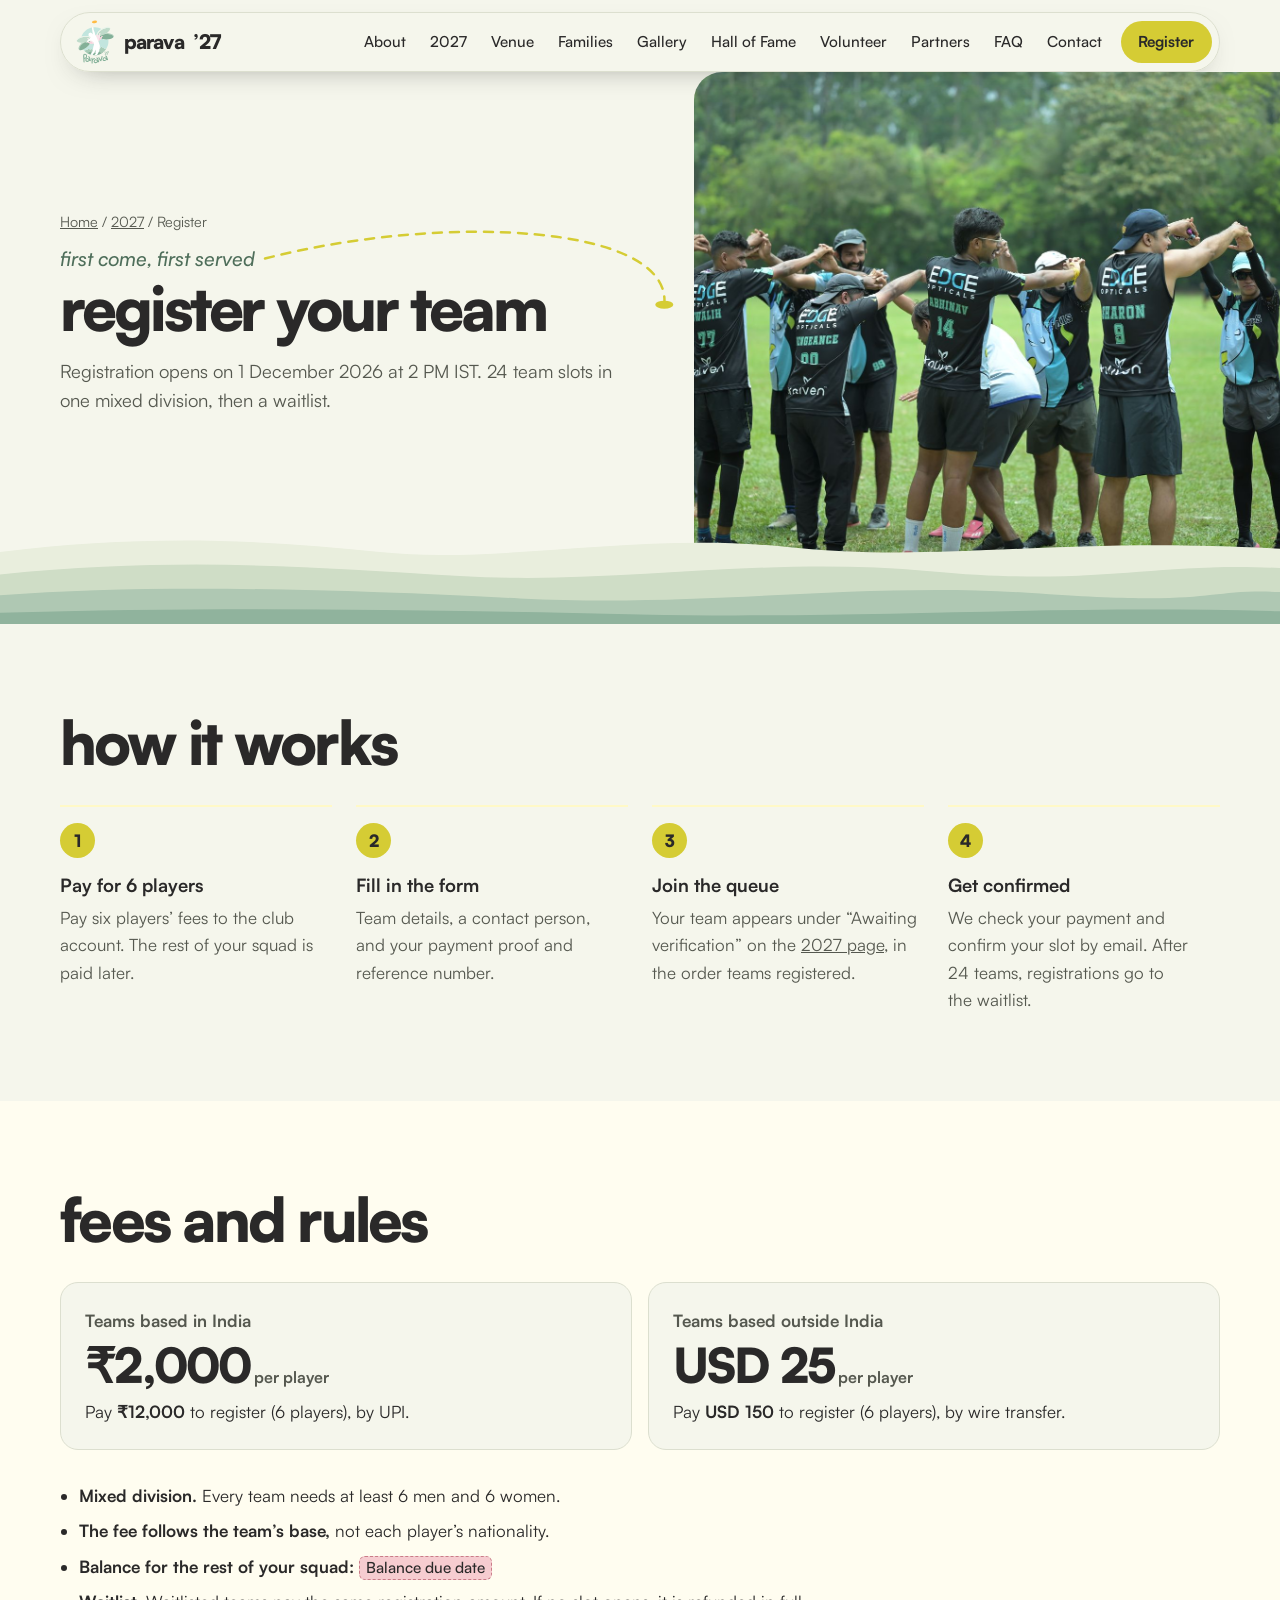
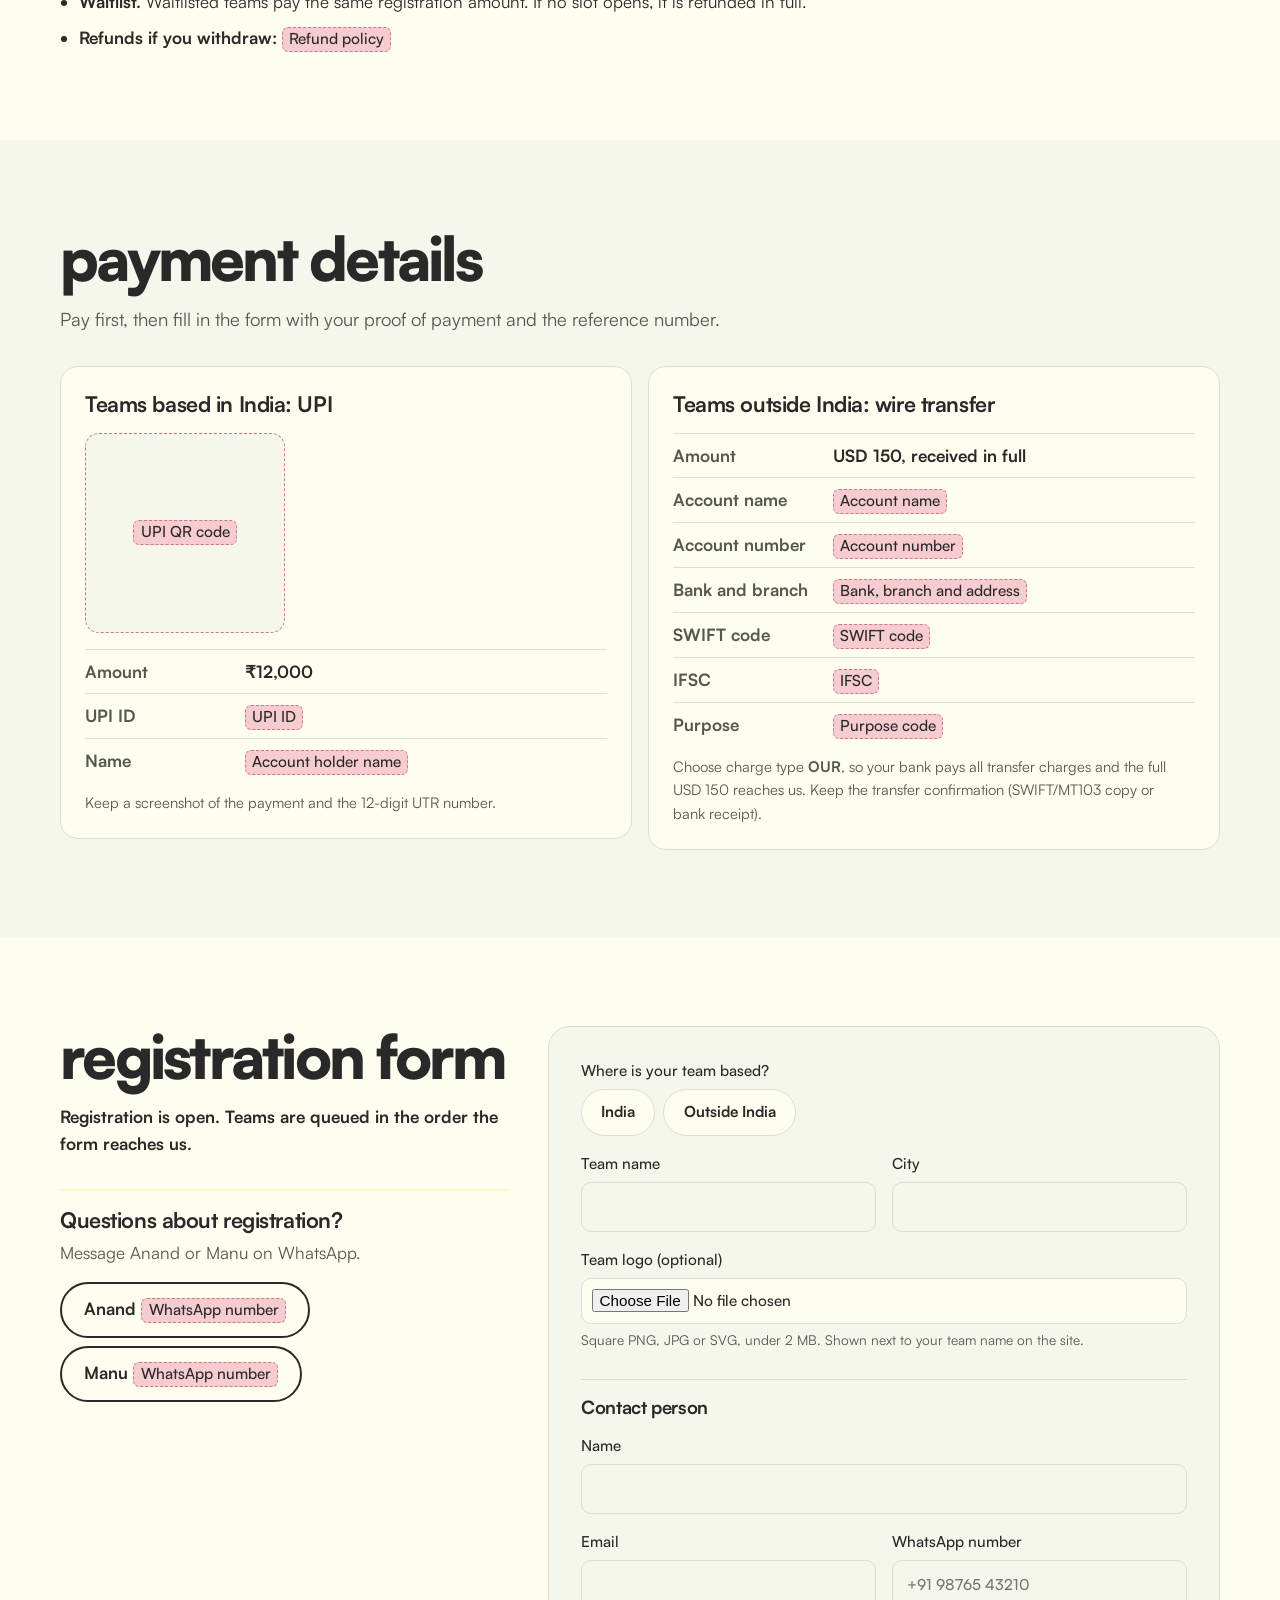
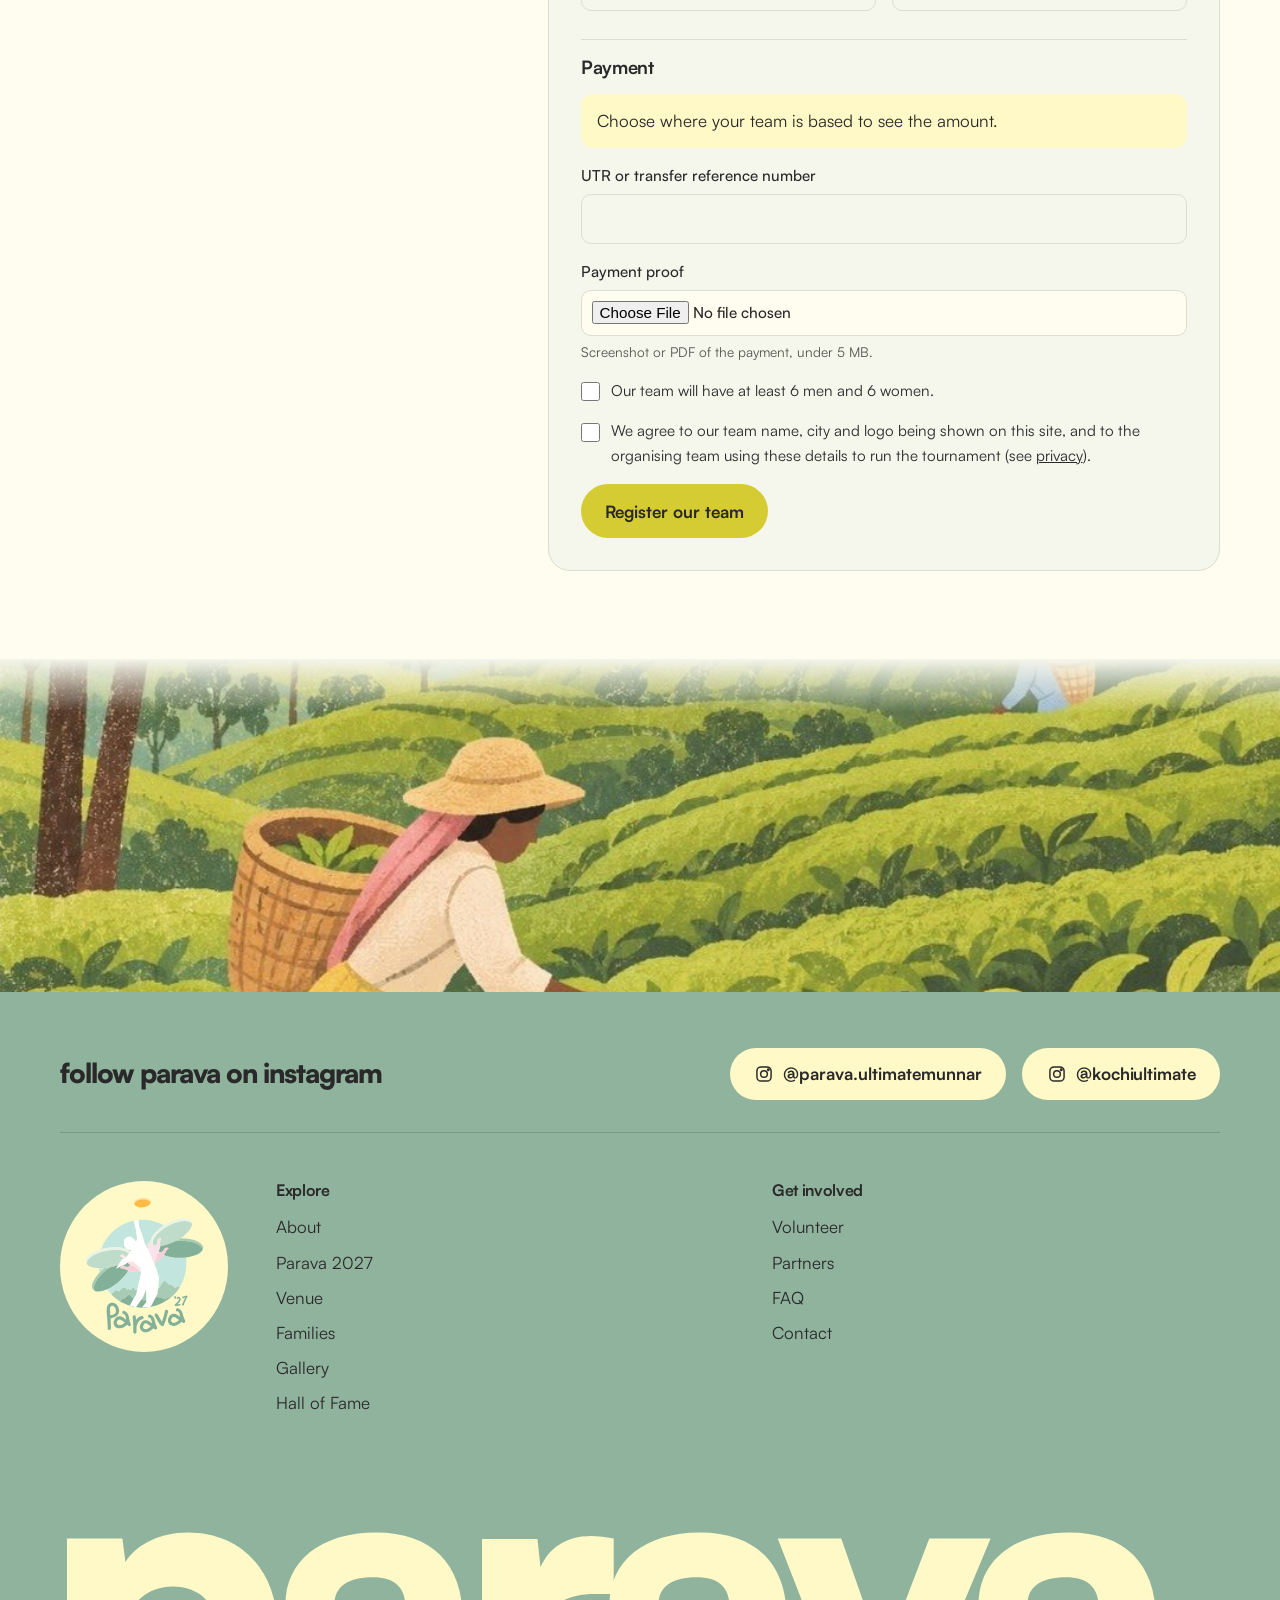
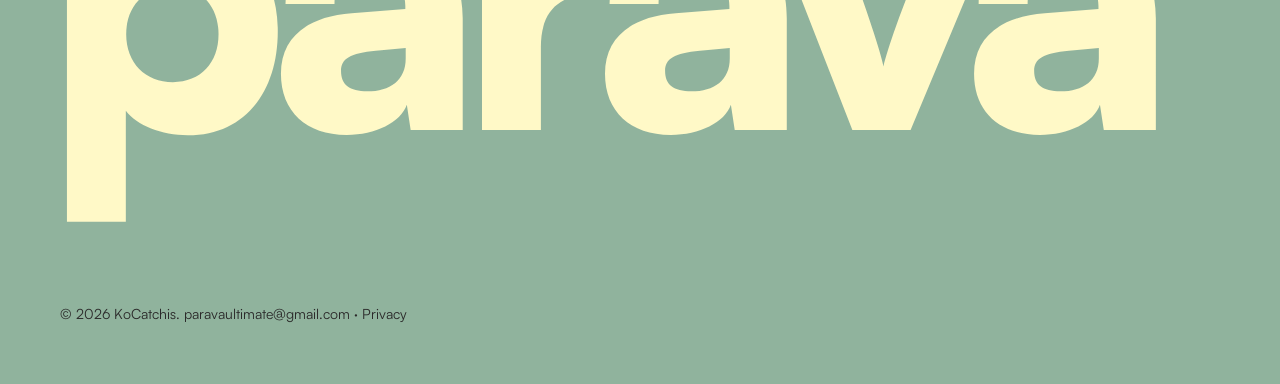
<file: register.html>
<!DOCTYPE html>
<html lang="en">
<head>
<meta charset="utf-8">
<meta name="viewport" content="width=device-width, initial-scale=1, viewport-fit=cover">
<title>Register your team · Parava 2027</title>
<meta name="description" content="Parava is KoCatchis’ flagship ultimate frisbee tournament: three days, 24 teams and more than 500 athletes at High Range Club, Munnar, 2-4 April 2027.">
<!-- Draft hosting on GitHub Pages: update these URLs when the real domain is live, and remove noindex at launch -->
<meta name="robots" content="noindex">
<meta property="og:type" content="website">
<meta property="og:site_name" content="Parava 2027">
<meta property="og:title" content="Register your team · Parava 2027">
<meta property="og:description" content="Parava is KoCatchis’ flagship ultimate frisbee tournament: three days, 24 teams and more than 500 athletes at High Range Club, Munnar, 2-4 April 2027.">
<meta property="og:url" content="https://paravaultimate.com/register.html">
<meta property="og:image" content="https://anooprajanm.github.io/parava-preview/assets/og-logo.jpg">
<meta property="og:image:alt" content="The Parava 2027 logo: a player leaping for a disc">
<meta property="og:image:width" content="1200">
<meta property="og:image:height" content="630">
<meta name="twitter:card" content="summary_large_image">
<link rel="icon" type="image/svg+xml" href="assets/logo-2027.svg">
<link rel="apple-touch-icon" href="assets/apple-touch-icon.png">
<link rel="preload" href="assets/fonts/satoshi-black.woff2" as="font" type="font/woff2" crossorigin>
<link rel="stylesheet" href="styles.css?v=20261122q">
</head>
<body>
<a class="skip" href="#main">Skip to content</a>
<svg width="0" height="0" style="position:absolute" aria-hidden="true"><defs>
  <symbol id="hills" viewBox="0 0 1280 120" preserveAspectRatio="none">
    <path style="fill:var(--hill-1)" d="M0 30 C140 8 260 14 380 30 S640 4 790 24 S1060 10 1280 26 V120 H0Z"/>
    <path style="fill:var(--hill-2)" d="M0 58 C180 36 300 48 460 60 S760 34 930 54 S1150 42 1280 50 V120 H0Z"/>
    <path style="fill:var(--hill-3)" d="M0 84 C150 70 330 76 520 88 S860 66 1040 82 S1200 76 1280 80 V120 H0Z"/>
    <path style="fill:var(--hill-4)" d="M0 106 C220 98 420 102 640 108 S1040 96 1280 104 V120 H0Z"/>
  </symbol>
</defs></svg>
<nav class="nav" aria-label="Main">
  <div class="wrap">
    <a class="brand" href="index.html"><img src="assets/logo-2027.svg" alt=""><b>Parava</b><span>’27</span></a>
    <button class="menu-btn" aria-expanded="false" aria-controls="menu" aria-label="Menu"><span class="burger" aria-hidden="true"><i></i><i></i><i></i></span></button>
    <ul id="menu"><li><a href="about.html">About</a></li><li><a href="tournament.html">2027</a></li><li><a href="venue.html">Venue</a></li><li><a href="families.html">Families</a></li><li><a href="gallery.html">Gallery</a></li><li><a href="hall-of-fame.html">Hall of Fame</a></li><li><a href="volunteer.html">Volunteer</a></li><li><a href="partners.html">Partners</a></li><li><a href="faq.html">FAQ</a></li><li><a href="contact.html">Contact</a></li><li><a class="cta" href="register.html" data-reg aria-current="page">Register</a></li></ul>
  </div>
</nav>
<main id="main">
<header class="pagehead">
  <div class="wrap">
    <div>
      <p class="crumbs"><a href="index.html">Home</a> / <a href="tournament.html">2027</a> / Register</p>
      <p class="kicker">first come, first served</p>
      <h1>Register your team</h1>
      <p class="lede">Registration opens on 1 December 2026 at 2 PM IST. 24 team slots in one mixed division, then a waitlist.</p>
    </div>
    <div class="pic"><img src="assets/2026/ak-0445.jpg" alt="Two teams arm in arm in a spirit circle after a game" fetchpriority="high"></div>
  </div>
  <div class="hills"><svg><use href="#hills"/></svg></div>
</header>
<section class="block">
  <div class="wrap">
    <h2>How it works</h2>
    <ol class="reg-steps">
      <li><b>Pay for 6 players</b><span>Pay six players’ fees to the club account. The rest of your squad is paid later.</span></li>
      <li><b>Fill in the form</b><span>Team details, a contact person, and your payment proof and reference number.</span></li>
      <li><b>Join the queue</b><span>Your team appears under “Awaiting verification” on the <a href="tournament.html#teams">2027 page</a>, in the order teams registered.</span></li>
      <li><b>Get confirmed</b><span>We check your payment and confirm your slot by email. After 24 teams, registrations go to the waitlist.</span></li>
    </ol>
  </div>
</section>
<section class="block surface" id="fees">
  <div class="wrap">
    <h2>Fees and rules</h2>
    <div class="fee-grid">
      <div class="fee"><p class="fee-who">Teams based in India</p><p class="fee-amt">₹2,000<small> per player</small></p><p class="fee-now">Pay <b>₹12,000</b> to register (6 players), by UPI.</p></div>
      <div class="fee"><p class="fee-who">Teams based outside India</p><p class="fee-amt">USD 25<small> per player</small></p><p class="fee-now">Pay <b>USD 150</b> to register (6 players), by wire transfer.</p></div>
    </div>
    <ul class="rules">
      <li><b>Mixed division.</b> Every team needs at least 6 men and 6 women.</li>
      <li><b>The fee follows the team’s base,</b> not each player’s nationality.</li>
      <li><b>Balance for the rest of your squad:</b> <span class="tbc">Balance due date</span></li>
      <li><b>Waitlist.</b> Waitlisted teams pay the same registration amount. If no slot opens, it is refunded in full.</li>
      <li><b>Refunds if you withdraw:</b> <span class="tbc">Refund policy</span></li>
    </ul>
  </div>
</section>
<section class="block" id="pay">
  <div class="wrap">
    <h2>Payment details</h2>
    <p class="lede">Pay first, then fill in the form with your proof of payment and the reference number.</p>
    <div class="pay-grid">
      <div class="pay-card" id="pay-upi">
        <h3>Teams based in India: UPI</h3>
        <div class="qr"><span class="tbc">UPI QR code</span></div>
        <dl class="pay-dl">
          <div><dt>Amount</dt><dd>₹12,000</dd></div>
          <div><dt>UPI ID</dt><dd><span class="tbc">UPI ID</span></dd></div>
          <div><dt>Name</dt><dd><span class="tbc">Account holder name</span></dd></div>
        </dl>
        <p class="note">Keep a screenshot of the payment and the 12-digit UTR number.</p>
      </div>
      <div class="pay-card" id="pay-wire">
        <h3>Teams outside India: wire transfer</h3>
        <dl class="pay-dl">
          <div><dt>Amount</dt><dd>USD 150, received in full</dd></div>
          <div><dt>Account name</dt><dd><span class="tbc">Account name</span></dd></div>
          <div><dt>Account number</dt><dd><span class="tbc">Account number</span></dd></div>
          <div><dt>Bank and branch</dt><dd><span class="tbc">Bank, branch and address</span></dd></div>
          <div><dt>SWIFT code</dt><dd><span class="tbc">SWIFT code</span></dd></div>
          <div><dt>IFSC</dt><dd><span class="tbc">IFSC</span></dd></div>
          <div><dt>Purpose</dt><dd><span class="tbc">Purpose code</span></dd></div>
        </dl>
        <p class="note">Choose charge type <b>OUR</b>, so your bank pays all transfer charges and the full USD 150 reaches us. Keep the transfer confirmation (SWIFT/MT103 copy or bank receipt).</p>
      </div>
    </div>
  </div>
</section>
<section class="block surface" id="form">
  <div class="wrap reg-wrap">
    <div class="reg-side">
      <h2>Registration form</h2>
      <p class="reg-status" data-reg-status>Registration opens on 1 December 2026 at 2 PM IST.</p>
      <div class="ask-wa">
        <h3>Questions about registration?</h3>
        <p>Message Anand or Manu on WhatsApp.</p>
        <p class="wa-links">
          <a class="btn btn-line" href="#" data-ph>Anand <span class="tbc">WhatsApp number</span></a>
          <a class="btn btn-line" href="#" data-ph>Manu <span class="tbc">WhatsApp number</span></a>
        </p>
      </div>
    </div>
    <form class="reg-form panel" novalidate>
      <fieldset data-reg-fields disabled>
        <legend class="sr">Team registration</legend>
        <div class="field" data-f="based">
          <p class="lbl" id="based-l">Where is your team based?</p>
          <div class="seg" role="radiogroup" aria-labelledby="based-l">
            <label><input type="radio" name="based" value="India"><span>India</span></label>
            <label><input type="radio" name="based" value="Outside India"><span>Outside India</span></label>
          </div>
        </div>
        <label data-f="country" hidden>Country<input name="country" autocomplete="country-name"></label>
        <div class="row2">
          <label data-f="team">Team name<input name="team" maxlength="60" autocomplete="organization"></label>
          <label data-f="city">City<input name="city" autocomplete="address-level2"></label>
        </div>
        <label data-f="logo">Team logo (optional)<input name="logo" type="file" accept="image/png,image/jpeg,image/webp,image/svg+xml"><small class="hint">Square PNG, JPG or SVG, under 2 MB. Shown next to your team name on the site.</small></label>
        <h3 class="sub">Contact person</h3>
        <label data-f="name">Name<input name="name" autocomplete="name"></label>
        <div class="row2">
          <label data-f="email">Email<input name="email" type="email" autocomplete="email"></label>
          <label data-f="whatsapp">WhatsApp number<input name="whatsapp" type="tel" inputmode="tel" autocomplete="tel" placeholder="+91 98765 43210"></label>
        </div>
        <h3 class="sub">Payment</h3>
        <p class="pay-due" data-pay-due>Choose where your team is based to see the amount.</p>
        <label data-f="reference"><span data-ref-label>UTR or transfer reference number</span><input name="reference" autocomplete="off"></label>
        <label data-f="proof">Payment proof<input name="proof" type="file" accept="image/*,application/pdf"><small class="hint">Screenshot or PDF of the payment, under 5 MB.</small></label>
        <label class="check" data-f="ratio"><input type="checkbox" name="ratio"><span>Our team will have at least 6 men and 6 women.</span></label>
        <label class="check" data-f="consent"><input type="checkbox" name="consent"><span>We agree to our team name, city and logo being shown on this site, and to the organising team using these details to run the tournament (see <a href="privacy.html">privacy</a>).</span></label>
        <label class="hp" aria-hidden="true">Website<input name="website" tabindex="-1" autocomplete="off"></label>
        <button class="submit" type="submit">Register our team</button>
        <div class="toast" role="status"></div>
      </fieldset>
    </form>
    <div class="reg-done panel" data-reg-done hidden tabindex="-1">
      <h3>Registration received</h3>
      <p data-done-text></p>
      <p><a class="btn btn-disc" href="tournament.html#teams">See the queue</a></p>
    </div>
  </div>
</section>
</main>
<div class="ground" aria-hidden="true"></div>
<footer>
  <div class="wrap">
    <div class="follow">
      <p>Follow Parava on Instagram</p>
      <a class="btn btn-follow" href="https://www.instagram.com/parava.ultimatemunnar/" target="_blank" rel="noopener"><svg class="ig" viewBox="0 0 24 24" aria-hidden="true"><rect x="3.5" y="3.5" width="17" height="17" rx="5"/><circle cx="12" cy="12" r="4"/><circle cx="17.2" cy="6.8" r=".9"/></svg>@parava.ultimatemunnar</a>
      <a class="btn btn-follow" href="https://www.instagram.com/kochiultimate/" target="_blank" rel="noopener"><svg class="ig" viewBox="0 0 24 24" aria-hidden="true"><rect x="3.5" y="3.5" width="17" height="17" rx="5"/><circle cx="12" cy="12" r="4"/><circle cx="17.2" cy="6.8" r=".9"/></svg>@kochiultimate</a>
    </div>
    <div class="logo"><img src="assets/logo-2027.svg" alt="Parava logo" loading="lazy"></div>
    <div>
      <h3>Explore</h3>
      <ul><li><a href="about.html">About</a></li><li><a href="tournament.html">Parava 2027</a></li><li><a href="venue.html">Venue</a></li><li><a href="families.html">Families</a></li><li><a href="gallery.html">Gallery</a></li><li><a href="hall-of-fame.html">Hall of Fame</a></li></ul>
    </div>
    <div>
      <h3>Get involved</h3>
      <ul><li><a href="volunteer.html">Volunteer</a></li><li><a href="partners.html">Partners</a></li><li><a href="faq.html">FAQ</a></li><li><a href="contact.html">Contact</a></li></ul>
    </div>
    <p class="wordmark" aria-hidden="true">Parava</p>
    <p class="legal">© 2026 KoCatchis. <a href="mailto:paravaultimate@gmail.com">paravaultimate@gmail.com</a> · <a href="privacy.html">Privacy</a></p>
  </div>
</footer>
<script src="site.js?v=20261122q"></script>
</body>
</html>
</file>
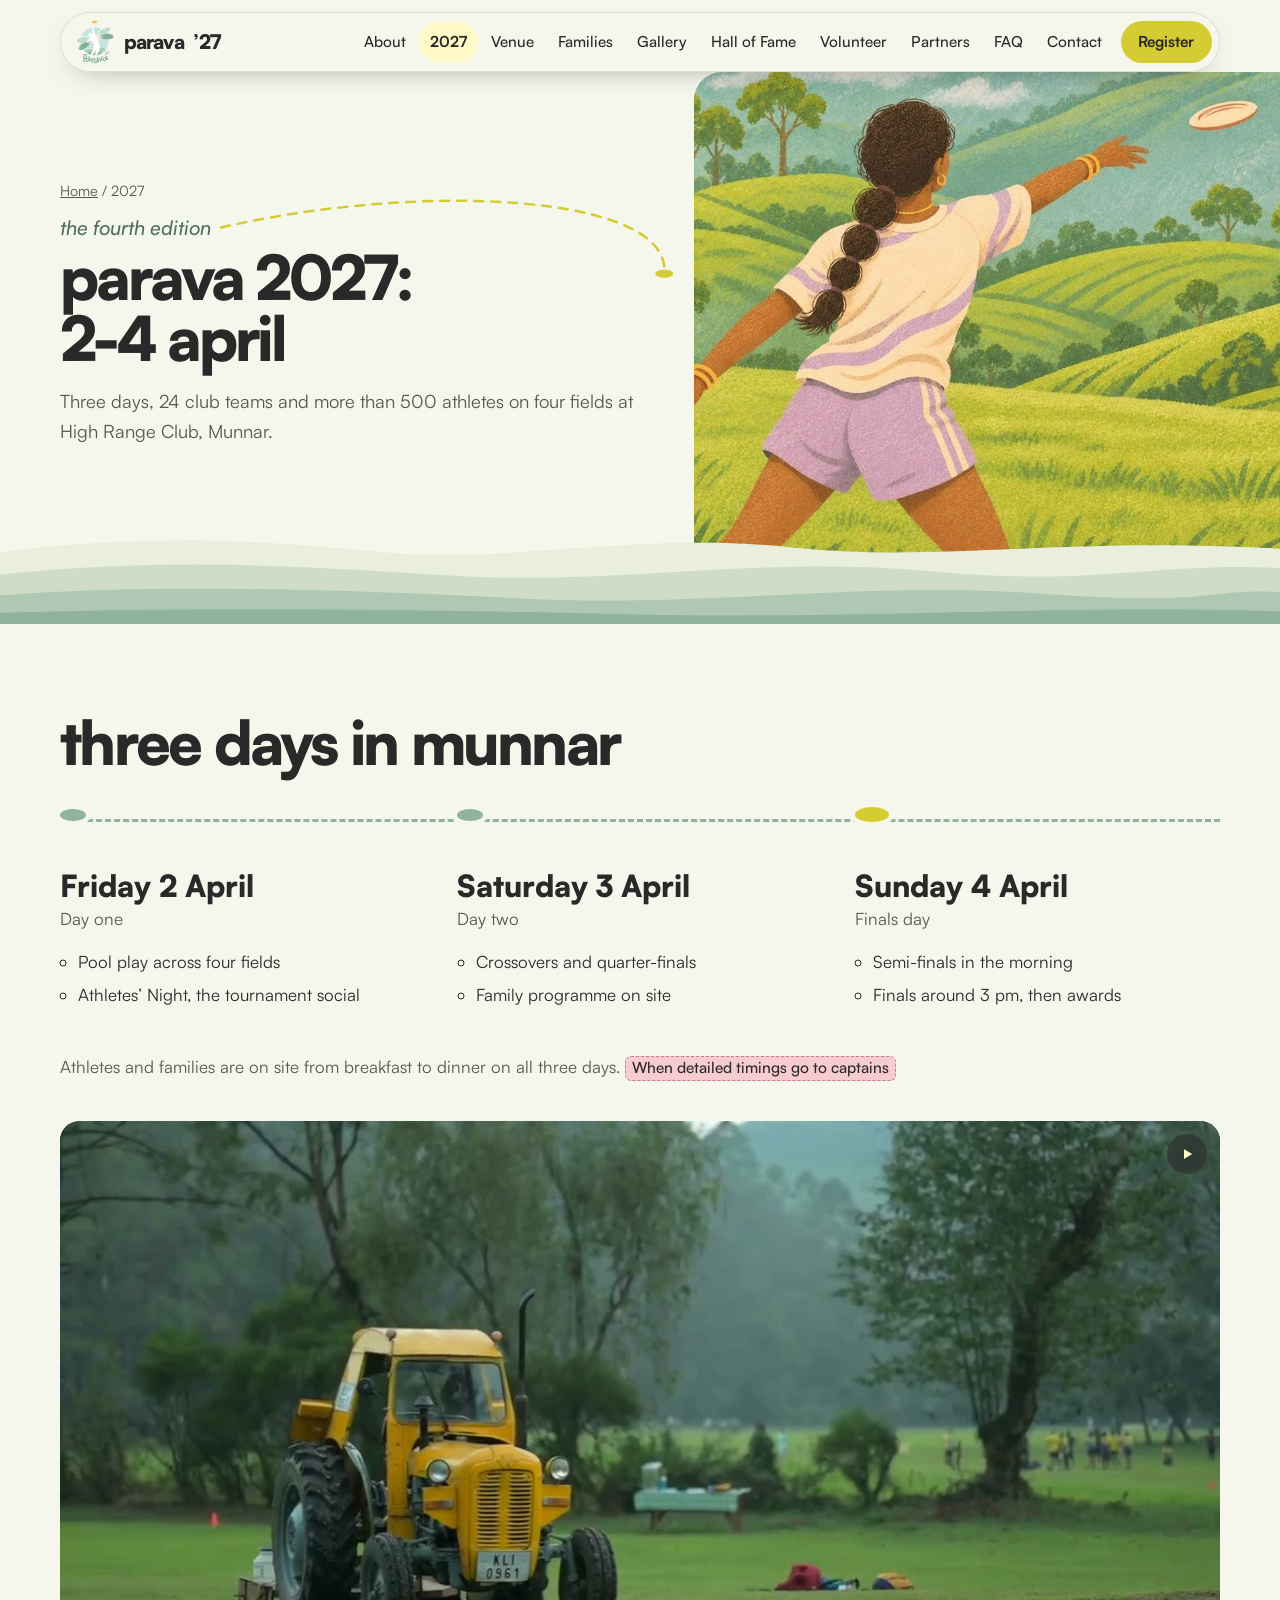
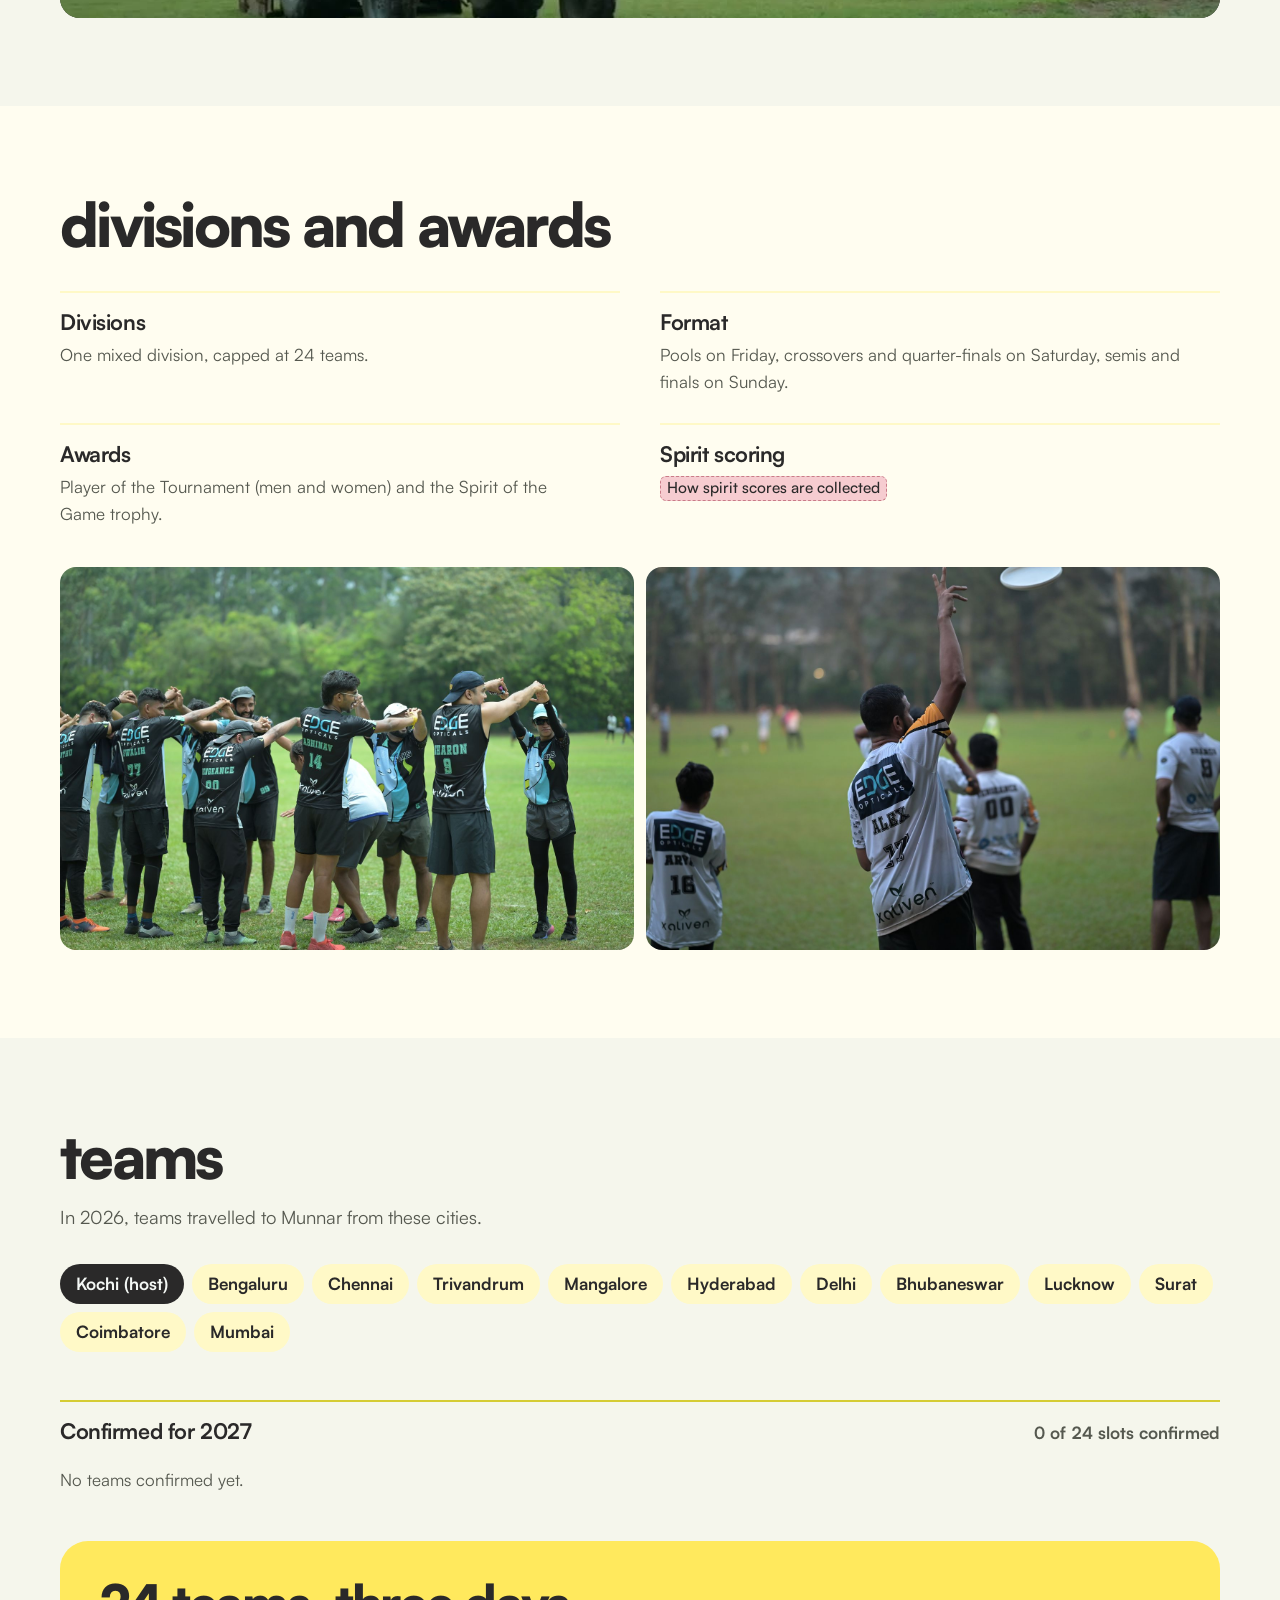
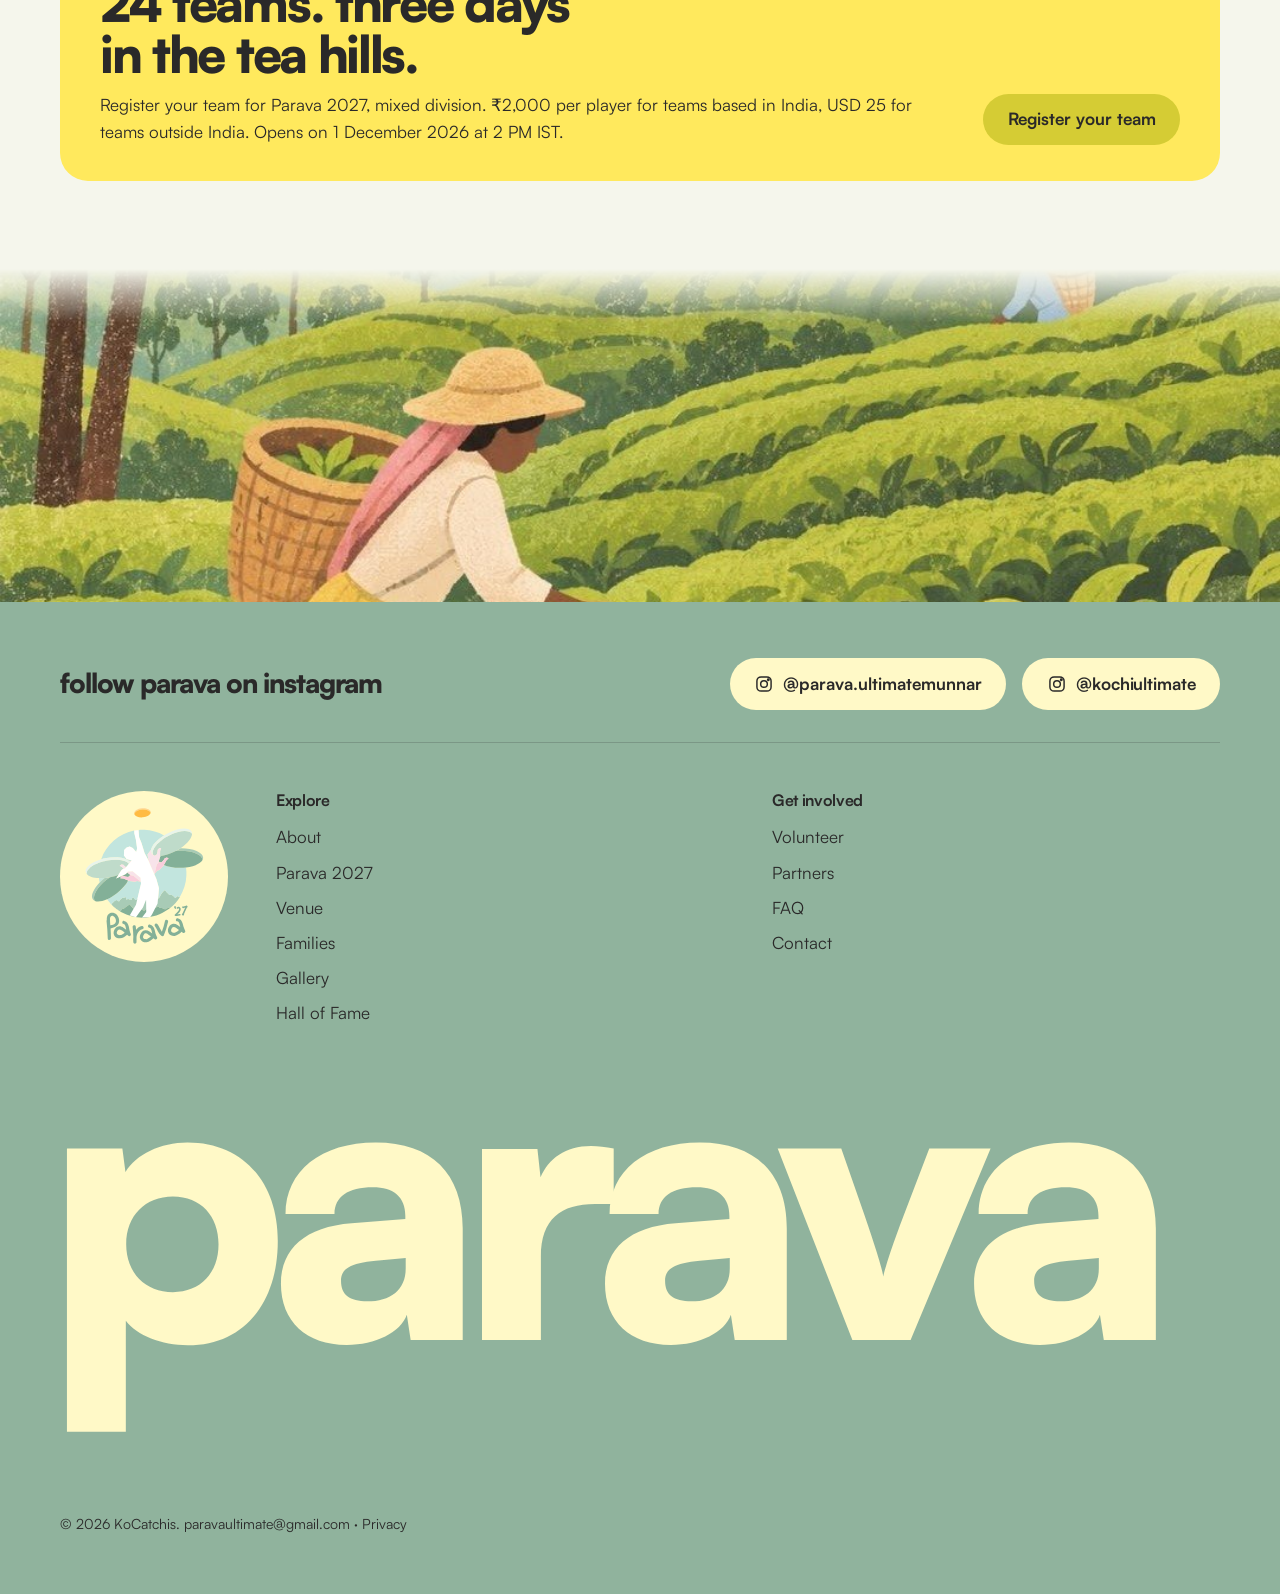
<file: tournament.html>
<!DOCTYPE html>
<html lang="en">
<head>
<meta charset="utf-8">
<meta name="viewport" content="width=device-width, initial-scale=1, viewport-fit=cover">
<title>The 2027 tournament · Parava 2027</title>
<meta name="description" content="Parava is KoCatchis’ flagship ultimate frisbee tournament: three days, 24 teams and more than 500 athletes at High Range Club, Munnar, 2-4 April 2027.">
<!-- Draft hosting on GitHub Pages: update these URLs when the real domain is live, and remove noindex at launch -->
<meta name="robots" content="noindex">
<meta property="og:type" content="website">
<meta property="og:site_name" content="Parava 2027">
<meta property="og:title" content="The 2027 tournament · Parava 2027">
<meta property="og:description" content="Parava is KoCatchis’ flagship ultimate frisbee tournament: three days, 24 teams and more than 500 athletes at High Range Club, Munnar, 2-4 April 2027.">
<meta property="og:url" content="https://paravaultimate.com/tournament.html">
<meta property="og:image" content="https://anooprajanm.github.io/parava-preview/assets/og-logo.jpg">
<meta property="og:image:alt" content="The Parava 2027 logo: a player leaping for a disc">
<meta property="og:image:width" content="1200">
<meta property="og:image:height" content="630">
<meta name="twitter:card" content="summary_large_image">
<link rel="icon" type="image/svg+xml" href="assets/logo-2027.svg">
<link rel="apple-touch-icon" href="assets/apple-touch-icon.png">
<link rel="preload" href="assets/fonts/satoshi-black.woff2" as="font" type="font/woff2" crossorigin>
<link rel="stylesheet" href="styles.css?v=20261122q">
</head>
<body>
<a class="skip" href="#main">Skip to content</a>
<svg width="0" height="0" style="position:absolute" aria-hidden="true"><defs>
  <symbol id="hills" viewBox="0 0 1280 120" preserveAspectRatio="none">
    <path style="fill:var(--hill-1)" d="M0 30 C140 8 260 14 380 30 S640 4 790 24 S1060 10 1280 26 V120 H0Z"/>
    <path style="fill:var(--hill-2)" d="M0 58 C180 36 300 48 460 60 S760 34 930 54 S1150 42 1280 50 V120 H0Z"/>
    <path style="fill:var(--hill-3)" d="M0 84 C150 70 330 76 520 88 S860 66 1040 82 S1200 76 1280 80 V120 H0Z"/>
    <path style="fill:var(--hill-4)" d="M0 106 C220 98 420 102 640 108 S1040 96 1280 104 V120 H0Z"/>
  </symbol>
</defs></svg>
<nav class="nav" aria-label="Main">
  <div class="wrap">
    <a class="brand" href="index.html"><img src="assets/logo-2027.svg" alt=""><b>Parava</b><span>’27</span></a>
    <button class="menu-btn" aria-expanded="false" aria-controls="menu" aria-label="Menu"><span class="burger" aria-hidden="true"><i></i><i></i><i></i></span></button>
    <ul id="menu"><li><a href="about.html">About</a></li><li><a href="tournament.html" aria-current="page">2027</a></li><li><a href="venue.html">Venue</a></li><li><a href="families.html">Families</a></li><li><a href="gallery.html">Gallery</a></li><li><a href="hall-of-fame.html">Hall of Fame</a></li><li><a href="volunteer.html">Volunteer</a></li><li><a href="partners.html">Partners</a></li><li><a href="faq.html">FAQ</a></li><li><a href="contact.html">Contact</a></li><li><a class="cta" href="register.html" data-reg>Register</a></li></ul>
  </div>
</nav>
<main id="main">
<header class="pagehead">
  <div class="wrap">
    <div>
      <p class="crumbs"><a href="index.html">Home</a> / 2027</p>
      <p class="kicker">the fourth edition</p>
      <h1>Parava 2027: 2-4 April</h1>
      <p class="lede">Three days, 24 club teams and more than 500 athletes on four fields at High Range Club, Munnar.</p>
    </div>
    <div class="pic art"><img src="assets/art/thrower-hills.jpg" alt="Illustration: a player throws a disc across the green hills" fetchpriority="high"></div>
  </div>
  <div class="hills"><svg><use href="#hills"/></svg></div>
</header>
<section class="block">
  <div class="wrap">
    <h2>Three days in Munnar</h2>
    <ol class="days timeline">
      <li class="day"><div class="d">Friday 2 April</div><div class="dd">Day one</div><ul><li>Pool play across four fields</li><li>Athletes’ Night, the tournament social</li></ul></li>
      <li class="day"><div class="d">Saturday 3 April</div><div class="dd">Day two</div><ul><li>Crossovers and quarter-finals</li><li>Family programme on site</li></ul></li>
      <li class="day"><div class="d">Sunday 4 April</div><div class="dd">Finals day</div><ul><li>Semi-finals in the morning</li><li>Finals around 3 pm, then awards</li></ul></li>
    </ol>
    <p class="after">Athletes and families are on site from breakfast to dinner on all three days. <span class="tbc">When detailed timings go to captains</span></p>
    <div class="vid-strip"><video class="loop" autoplay muted loop playsinline preload="metadata" poster="assets/video/loop-people.jpg" aria-label="Video: the field through the day and into the night at Parava 2026"><source src="assets/video/loop-people.mp4" type="video/mp4"></video><button class="vid-toggle" type="button" aria-label="Pause the video" hidden><svg viewBox="0 0 24 24" aria-hidden="true"><rect class="i-pause" x="7" y="5" width="3.5" height="14" rx="1"/><rect class="i-pause" x="13.5" y="5" width="3.5" height="14" rx="1"/><path class="i-play" d="M8 5.5v13l11-6.5z"/></svg></button></div>
  </div>
</section>
<section class="block surface">
  <div class="wrap">
    <h2>Divisions and awards</h2>
    <div class="feat">
      <div><h3>Divisions</h3><p>One mixed division, capped at 24 teams.</p></div>
      <div><h3>Format</h3><p>Pools on Friday, crossovers and quarter-finals on Saturday, semis and finals on Sunday.</p></div>
      <div><h3>Awards</h3><p>Player of the Tournament (men and women) and the Spirit of the Game trophy.</p></div>
      <div><h3>Spirit scoring</h3><p><span class="tbc">How spirit scores are collected</span></p></div>
    </div>
    <div class="photo-row two">
      <figure><img src="assets/2026/ak-0445.jpg" alt="Two teams arm in arm in a spirit circle after a game" loading="lazy"></figure>
      <figure><img src="assets/2026/ak-9408.jpg" alt="A player stretches high to catch the disc" loading="lazy"></figure>
    </div>
  </div>
</section>
<section class="block" id="teams">
  <div class="wrap">
    <h2>Teams</h2>
    <p class="lede">In 2026, teams travelled to Munnar from these cities.</p>
    <ul class="cities">
      <li class="host">Kochi (host)</li><li>Bengaluru</li><li>Chennai</li><li>Trivandrum</li><li>Mangalore</li><li>Hyderabad</li><li>Delhi</li><li>Bhubaneswar</li><li>Lucknow</li><li>Surat</li><li>Coimbatore</li><li>Mumbai</li>
    </ul>
    <div class="team-lists" id="team-lists" data-cap="24">
      <div class="tl-block">
        <div class="tl-head"><h3>Confirmed for 2027</h3><p class="tl-count" data-tl-count>0 of 24 slots confirmed</p></div>
        <ul class="team-grid" data-tl="Confirmed"></ul>
        <p class="tl-empty" data-tl-empty="Confirmed">No teams confirmed yet. Registration opens on 1 December 2026 at 2 PM IST.</p>
      </div>
      <div class="tl-block tl-pending" data-tl-wrap="Pending" hidden>
        <div class="tl-head"><h3>Awaiting verification</h3><p class="tl-count">In the order teams registered. We confirm each team once its payment is checked.</p></div>
        <ol class="team-grid queue" data-tl="Pending"></ol>
      </div>
      <div class="tl-block tl-wait" data-tl-wrap="Waitlist" hidden>
        <div class="tl-head"><h3>Waitlist</h3><p class="tl-count">All 24 slots are taken. Teams move up in this order as slots open.</p></div>
        <ol class="team-grid queue" data-tl="Waitlist"></ol>
      </div>
    </div>
    <div class="reg reg-band" id="register">
      <p><b>24 teams. Three days in the tea hills.</b>Register your team for Parava 2027, mixed division. ₹2,000 per player for teams based in India, USD 25 for teams outside India. Opens on 1 December 2026 at 2 PM IST.</p>
      <a class="btn btn-disc" href="register.html" data-reg-label>See how to register</a>
    </div>
  </div>
</section>
</main>
<div class="ground" aria-hidden="true"></div>
<footer>
  <div class="wrap">
    <div class="follow">
      <p>Follow Parava on Instagram</p>
      <a class="btn btn-follow" href="https://www.instagram.com/parava.ultimatemunnar/" target="_blank" rel="noopener"><svg class="ig" viewBox="0 0 24 24" aria-hidden="true"><rect x="3.5" y="3.5" width="17" height="17" rx="5"/><circle cx="12" cy="12" r="4"/><circle cx="17.2" cy="6.8" r=".9"/></svg>@parava.ultimatemunnar</a>
      <a class="btn btn-follow" href="https://www.instagram.com/kochiultimate/" target="_blank" rel="noopener"><svg class="ig" viewBox="0 0 24 24" aria-hidden="true"><rect x="3.5" y="3.5" width="17" height="17" rx="5"/><circle cx="12" cy="12" r="4"/><circle cx="17.2" cy="6.8" r=".9"/></svg>@kochiultimate</a>
    </div>
    <div class="logo"><img src="assets/logo-2027.svg" alt="Parava logo" loading="lazy"></div>
    <div>
      <h3>Explore</h3>
      <ul><li><a href="about.html">About</a></li><li><a href="tournament.html">Parava 2027</a></li><li><a href="venue.html">Venue</a></li><li><a href="families.html">Families</a></li><li><a href="gallery.html">Gallery</a></li><li><a href="hall-of-fame.html">Hall of Fame</a></li></ul>
    </div>
    <div>
      <h3>Get involved</h3>
      <ul><li><a href="volunteer.html">Volunteer</a></li><li><a href="partners.html">Partners</a></li><li><a href="faq.html">FAQ</a></li><li><a href="contact.html">Contact</a></li></ul>
    </div>
    <p class="wordmark" aria-hidden="true">Parava</p>
    <p class="legal">© 2026 KoCatchis. <a href="mailto:paravaultimate@gmail.com">paravaultimate@gmail.com</a> · <a href="privacy.html">Privacy</a></p>
  </div>
</footer>
<script src="site.js?v=20261122q"></script>
</body>
</html>
</file>
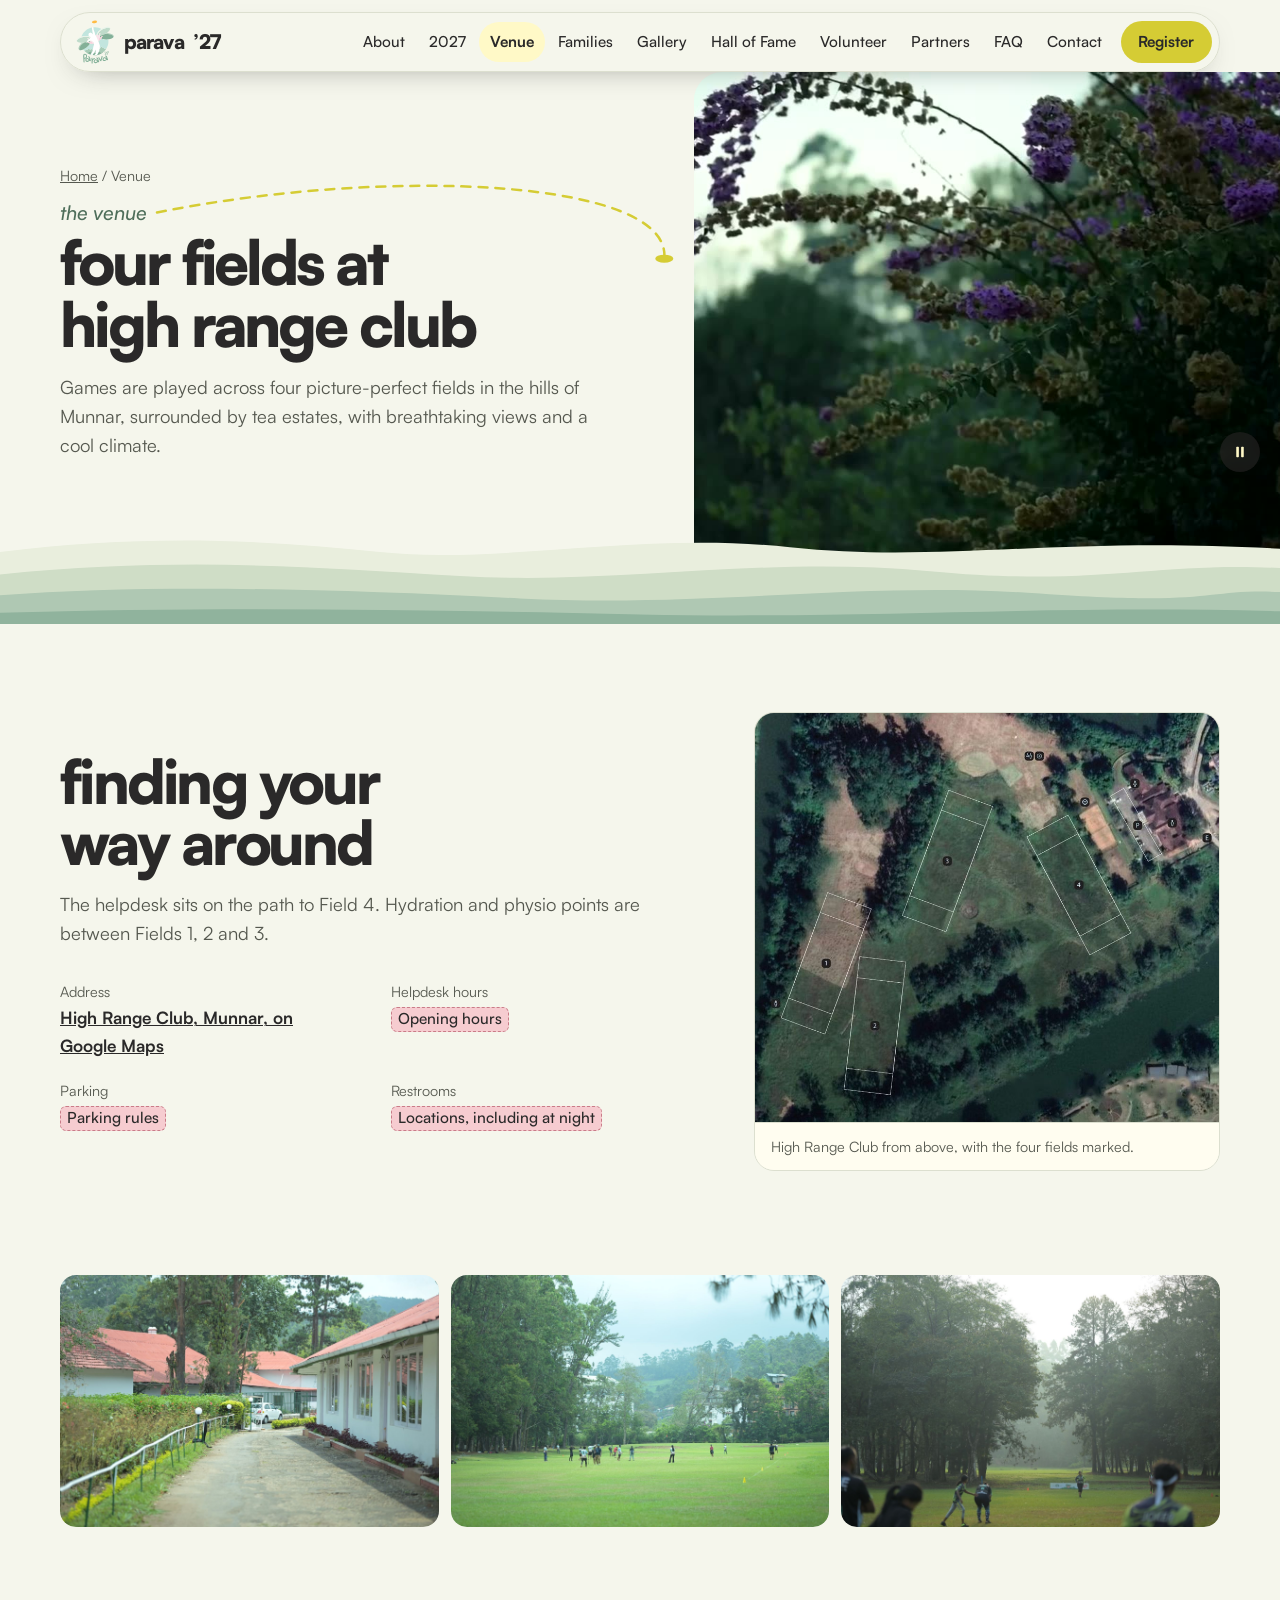
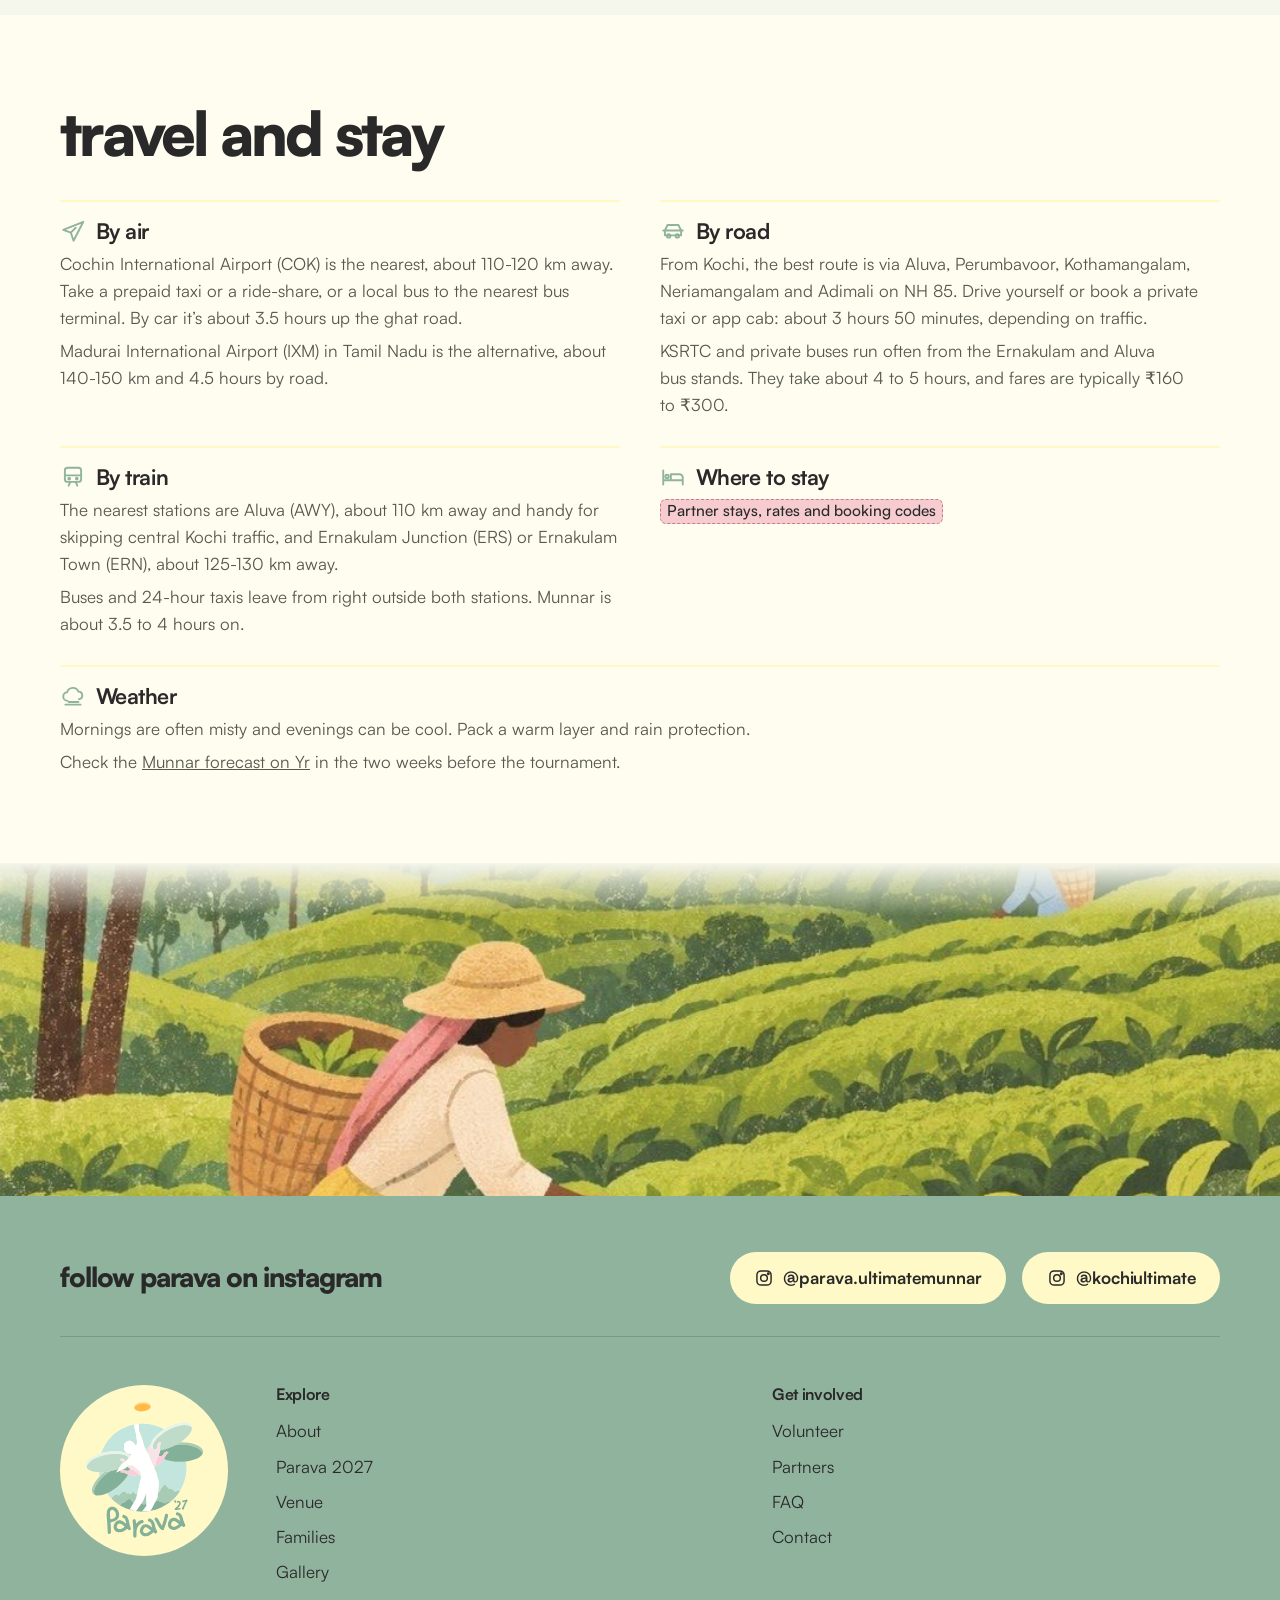
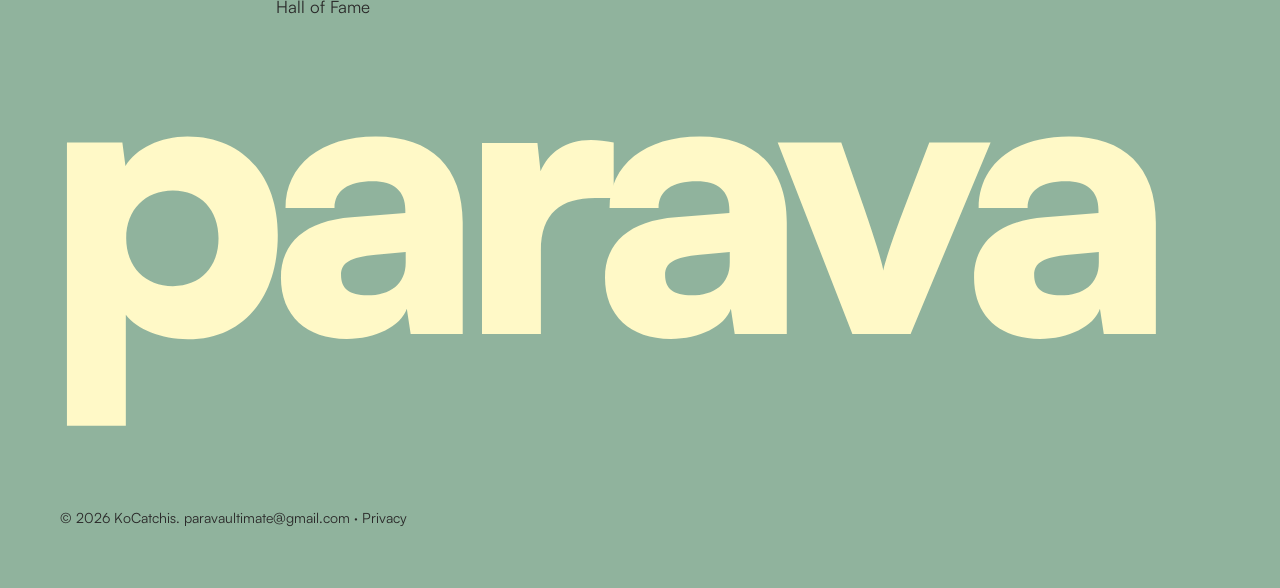
<file: venue.html>
<!DOCTYPE html>
<html lang="en">
<head>
<meta charset="utf-8">
<meta name="viewport" content="width=device-width, initial-scale=1, viewport-fit=cover">
<title>Venue and travel · Parava 2027</title>
<meta name="description" content="Parava is KoCatchis’ flagship ultimate frisbee tournament: three days, 24 teams and more than 500 athletes at High Range Club, Munnar, 2-4 April 2027.">
<!-- Draft hosting on GitHub Pages: update these URLs when the real domain is live, and remove noindex at launch -->
<meta name="robots" content="noindex">
<meta property="og:type" content="website">
<meta property="og:site_name" content="Parava 2027">
<meta property="og:title" content="Venue and travel · Parava 2027">
<meta property="og:description" content="Parava is KoCatchis’ flagship ultimate frisbee tournament: three days, 24 teams and more than 500 athletes at High Range Club, Munnar, 2-4 April 2027.">
<meta property="og:url" content="https://paravaultimate.com/venue.html">
<meta property="og:image" content="https://anooprajanm.github.io/parava-preview/assets/og-logo.jpg">
<meta property="og:image:alt" content="The Parava 2027 logo: a player leaping for a disc">
<meta property="og:image:width" content="1200">
<meta property="og:image:height" content="630">
<meta name="twitter:card" content="summary_large_image">
<link rel="icon" type="image/svg+xml" href="assets/logo-2027.svg">
<link rel="apple-touch-icon" href="assets/apple-touch-icon.png">
<link rel="preload" href="assets/fonts/satoshi-black.woff2" as="font" type="font/woff2" crossorigin>
<link rel="stylesheet" href="styles.css?v=20261122q">
</head>
<body>
<a class="skip" href="#main">Skip to content</a>
<svg width="0" height="0" style="position:absolute" aria-hidden="true"><defs>
  <symbol id="hills" viewBox="0 0 1280 120" preserveAspectRatio="none">
    <path style="fill:var(--hill-1)" d="M0 30 C140 8 260 14 380 30 S640 4 790 24 S1060 10 1280 26 V120 H0Z"/>
    <path style="fill:var(--hill-2)" d="M0 58 C180 36 300 48 460 60 S760 34 930 54 S1150 42 1280 50 V120 H0Z"/>
    <path style="fill:var(--hill-3)" d="M0 84 C150 70 330 76 520 88 S860 66 1040 82 S1200 76 1280 80 V120 H0Z"/>
    <path style="fill:var(--hill-4)" d="M0 106 C220 98 420 102 640 108 S1040 96 1280 104 V120 H0Z"/>
  </symbol>
</defs></svg>
<nav class="nav" aria-label="Main">
  <div class="wrap">
    <a class="brand" href="index.html"><img src="assets/logo-2027.svg" alt=""><b>Parava</b><span>’27</span></a>
    <button class="menu-btn" aria-expanded="false" aria-controls="menu" aria-label="Menu"><span class="burger" aria-hidden="true"><i></i><i></i><i></i></span></button>
    <ul id="menu"><li><a href="about.html">About</a></li><li><a href="tournament.html">2027</a></li><li><a href="venue.html" aria-current="page">Venue</a></li><li><a href="families.html">Families</a></li><li><a href="gallery.html">Gallery</a></li><li><a href="hall-of-fame.html">Hall of Fame</a></li><li><a href="volunteer.html">Volunteer</a></li><li><a href="partners.html">Partners</a></li><li><a href="faq.html">FAQ</a></li><li><a href="contact.html">Contact</a></li><li><a class="cta" href="register.html" data-reg>Register</a></li></ul>
  </div>
</nav>
<main id="main">
<header class="pagehead">
  <div class="wrap">
    <div>
      <p class="crumbs"><a href="index.html">Home</a> / Venue</p>
      <p class="kicker">the venue</p>
      <h1>Four fields at High Range Club</h1>
      <p class="lede">Games are played across four picture-perfect fields in the hills of Munnar, surrounded by tea estates, with breathtaking views and a cool climate.</p>
    </div>
    <div class="pic vid"><video class="loop" autoplay muted loop playsinline preload="metadata" poster="assets/video/loop-grounds.jpg" aria-label="Video: the High Range Club grounds, its clubhouse, trees and fields"><source src="assets/video/loop-grounds.mp4" type="video/mp4"></video><button class="vid-toggle" type="button" aria-label="Pause the video" hidden><svg viewBox="0 0 24 24" aria-hidden="true"><rect class="i-pause" x="7" y="5" width="3.5" height="14" rx="1"/><rect class="i-pause" x="13.5" y="5" width="3.5" height="14" rx="1"/><path class="i-play" d="M8 5.5v13l11-6.5z"/></svg></button></div>
  </div>
  <div class="hills"><svg><use href="#hills"/></svg></div>
</header>
<section class="block venue">
  <div class="wrap split flip">
    <div>
      <h2>Finding your way around</h2>
      <p class="lede">The helpdesk sits on the path to Field 4. Hydration and physio points are between Fields 1, 2 and 3.</p>
      <dl>
        <div><dt>Address</dt><dd><a href="https://www.google.com/maps/search/?api=1&amp;query=High+Range+Club+Munnar" target="_blank" rel="noopener">High Range Club, Munnar, on Google Maps</a></dd></div>
        <div><dt>Helpdesk hours</dt><dd><span class="tbc">Opening hours</span></dd></div>
        <div><dt>Parking</dt><dd><span class="tbc">Parking rules</span></dd></div>
        <div><dt>Restrooms</dt><dd><span class="tbc">Locations, including at night</span></dd></div>
      </dl>
    </div>
    <figure class="map"><img src="assets/map.jpg" alt="Satellite map of High Range Club with the four fields marked" loading="lazy"><figcaption>High Range Club from above, with the four fields marked.</figcaption></figure>
    <div class="photo-row">
      <figure><img src="assets/2026/ak-0376.jpg" alt="The whitewashed clubhouse with its red roof and garden path" loading="lazy"></figure>
      <figure><img src="assets/2026/ak-0564.jpg" alt="Games under way on a wide field ringed by trees" loading="lazy"></figure>
      <figure><img src="assets/2026/ak-9757.jpg" alt="Players warming up on a misty morning field" loading="lazy"></figure>
    </div>
  </div>
</section>
<section class="block surface">
  <div class="wrap">
    <h2>Travel and stay</h2>
    <div class="feat travel">
      <div><h3><svg class="ic" viewBox="0 0 24 24" aria-hidden="true"><path d="M21.5 3.5L3 11l7 2.5L12.5 21z"/><path d="M10 13.5l4.5-4.5"/></svg>By air</h3><p>Cochin International Airport (COK) is the nearest, about 110-120 km away. Take a prepaid taxi or a ride-share, or a local bus to the nearest bus terminal. By car it’s about 3.5 hours up the ghat road.</p><p>Madurai International Airport (IXM) in Tamil Nadu is the alternative, about 140-150 km and 4.5 hours by road.</p></div>
      <div><h3><svg class="ic" viewBox="0 0 24 24" aria-hidden="true"><path d="M4.5 16v-4.5L7 6.5h10l2.5 5V16M4.5 16h15M3 11.5h18"/><circle cx="8" cy="16.5" r="1.6"/><circle cx="16" cy="16.5" r="1.6"/></svg>By road</h3><p>From Kochi, the best route is via Aluva, Perumbavoor, Kothamangalam, Neriamangalam and Adimali on NH 85. Drive yourself or book a private taxi or app cab: about 3 hours 50 minutes, depending on traffic.</p><p>KSRTC and private buses run often from the Ernakulam and Aluva bus stands. They take about 4 to 5 hours, and fares are typically ₹160 to ₹300.</p></div>
      <div><h3><svg class="ic" viewBox="0 0 24 24" aria-hidden="true"><rect x="4.5" y="3.5" width="15" height="13" rx="2.5"/><path d="M4.5 10.5h15M8 20l1.5-3.5M16 20l-1.5-3.5"/><circle cx="8.5" cy="13.5" r=".8"/><circle cx="15.5" cy="13.5" r=".8"/></svg>By train</h3><p>The nearest stations are Aluva (AWY), about 110 km away and handy for skipping central Kochi traffic, and Ernakulam Junction (ERS) or Ernakulam Town (ERN), about 125-130 km away.</p><p>Buses and 24-hour taxis leave from right outside both stations. Munnar is about 3.5 to 4 hours on.</p></div>
      <div><h3><svg class="ic" viewBox="0 0 24 24" aria-hidden="true"><path d="M3 19V6M3 15h18v4M21 15v-2.5a3 3 0 00-3-3h-8V15"/><circle cx="6.5" cy="11.5" r="1.6"/></svg>Where to stay</h3><p><span class="tbc">Partner stays, rates and booking codes</span></p></div>
      <div><h3><svg class="ic" viewBox="0 0 24 24" aria-hidden="true"><path d="M7 16.5a4 4 0 01-.4-7.98A5.5 5.5 0 0117 8a3.5 3.5 0 01.5 6.97"/><path d="M5 20h14M8 17.5h9"/></svg>Weather</h3><p>Mornings are often misty and evenings can be cool. Pack a warm layer and rain protection.</p><p>Check the <a href="https://www.yr.no/en/forecast/daily-table/2-1262463/India/Kerala/Idukki%20district/Munnar" target="_blank" rel="noopener">Munnar forecast on Yr</a> in the two weeks before the tournament.</p></div>
    </div>
  </div>
</section>
</main>
<div class="ground" aria-hidden="true"></div>
<footer>
  <div class="wrap">
    <div class="follow">
      <p>Follow Parava on Instagram</p>
      <a class="btn btn-follow" href="https://www.instagram.com/parava.ultimatemunnar/" target="_blank" rel="noopener"><svg class="ig" viewBox="0 0 24 24" aria-hidden="true"><rect x="3.5" y="3.5" width="17" height="17" rx="5"/><circle cx="12" cy="12" r="4"/><circle cx="17.2" cy="6.8" r=".9"/></svg>@parava.ultimatemunnar</a>
      <a class="btn btn-follow" href="https://www.instagram.com/kochiultimate/" target="_blank" rel="noopener"><svg class="ig" viewBox="0 0 24 24" aria-hidden="true"><rect x="3.5" y="3.5" width="17" height="17" rx="5"/><circle cx="12" cy="12" r="4"/><circle cx="17.2" cy="6.8" r=".9"/></svg>@kochiultimate</a>
    </div>
    <div class="logo"><img src="assets/logo-2027.svg" alt="Parava logo" loading="lazy"></div>
    <div>
      <h3>Explore</h3>
      <ul><li><a href="about.html">About</a></li><li><a href="tournament.html">Parava 2027</a></li><li><a href="venue.html">Venue</a></li><li><a href="families.html">Families</a></li><li><a href="gallery.html">Gallery</a></li><li><a href="hall-of-fame.html">Hall of Fame</a></li></ul>
    </div>
    <div>
      <h3>Get involved</h3>
      <ul><li><a href="volunteer.html">Volunteer</a></li><li><a href="partners.html">Partners</a></li><li><a href="faq.html">FAQ</a></li><li><a href="contact.html">Contact</a></li></ul>
    </div>
    <p class="wordmark" aria-hidden="true">Parava</p>
    <p class="legal">© 2026 KoCatchis. <a href="mailto:paravaultimate@gmail.com">paravaultimate@gmail.com</a> · <a href="privacy.html">Privacy</a></p>
  </div>
</footer>
<script src="site.js?v=20261122q"></script>
</body>
</html>
</file>
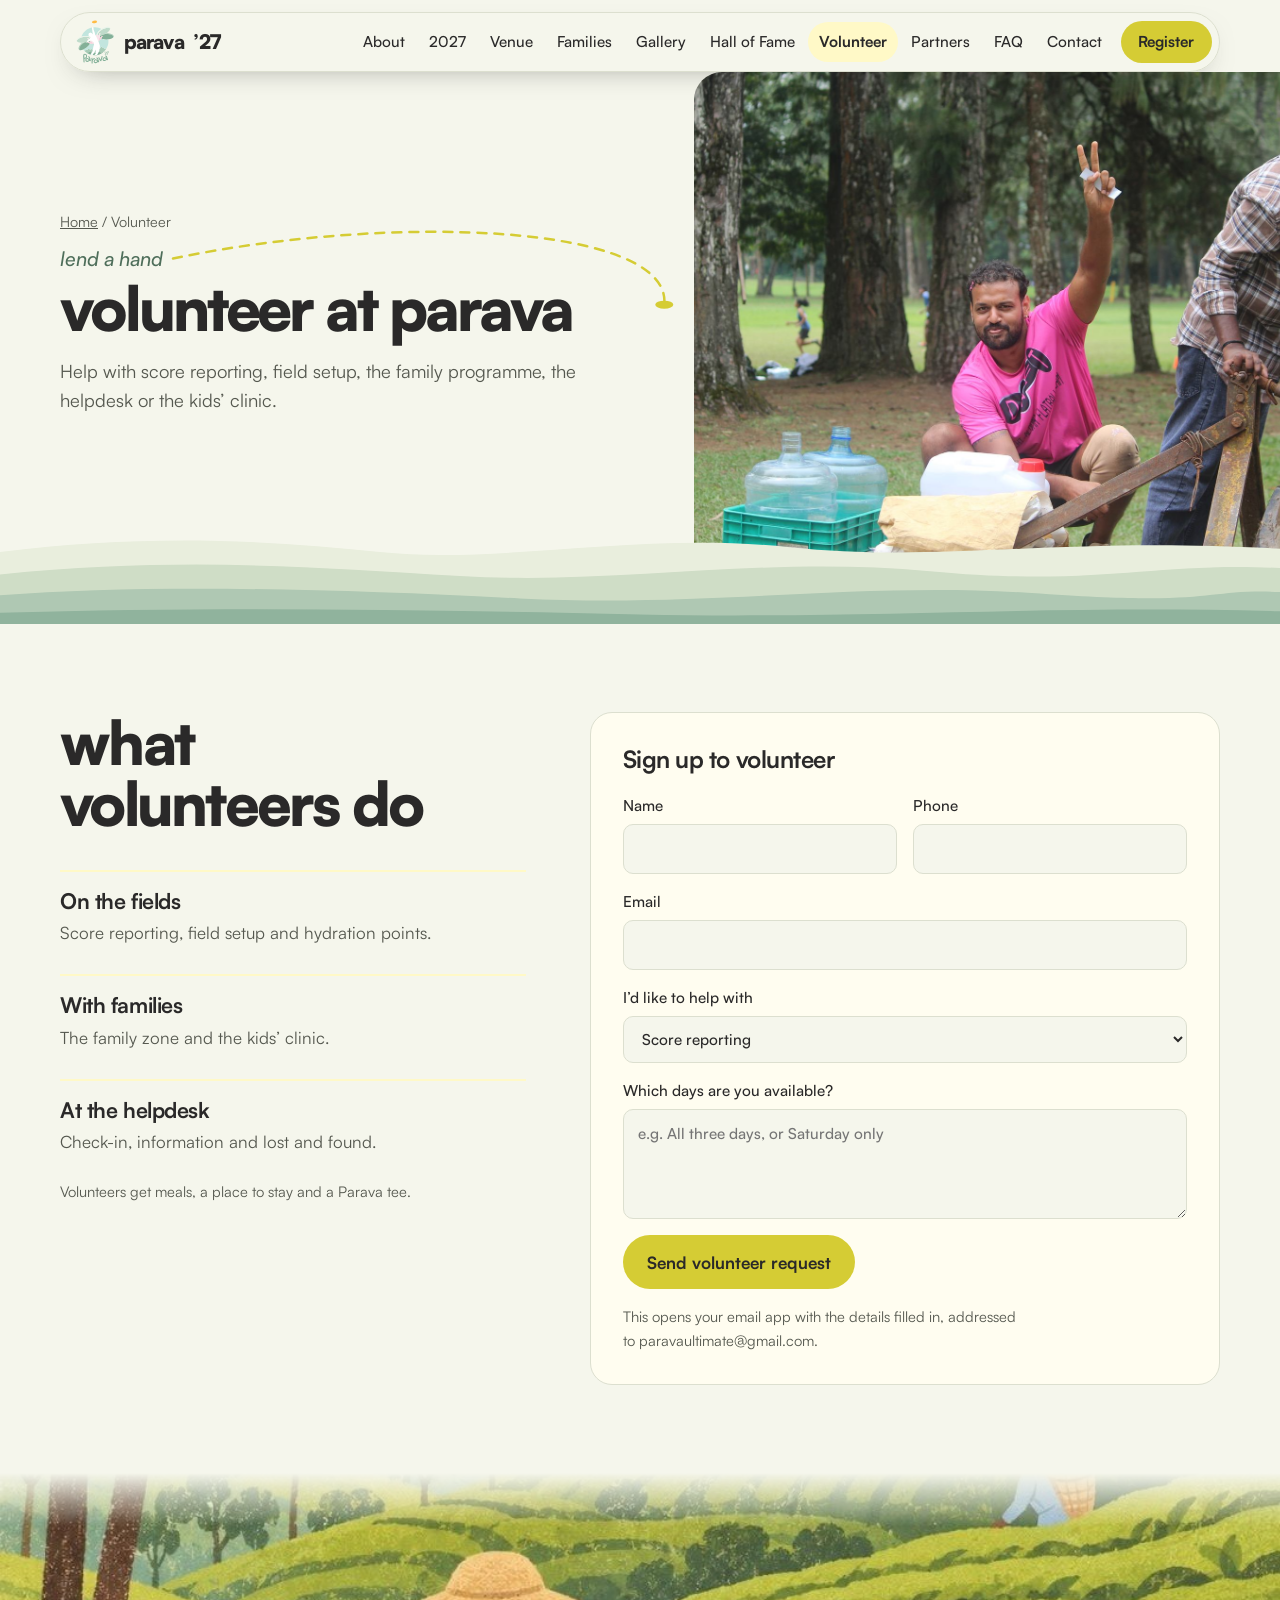
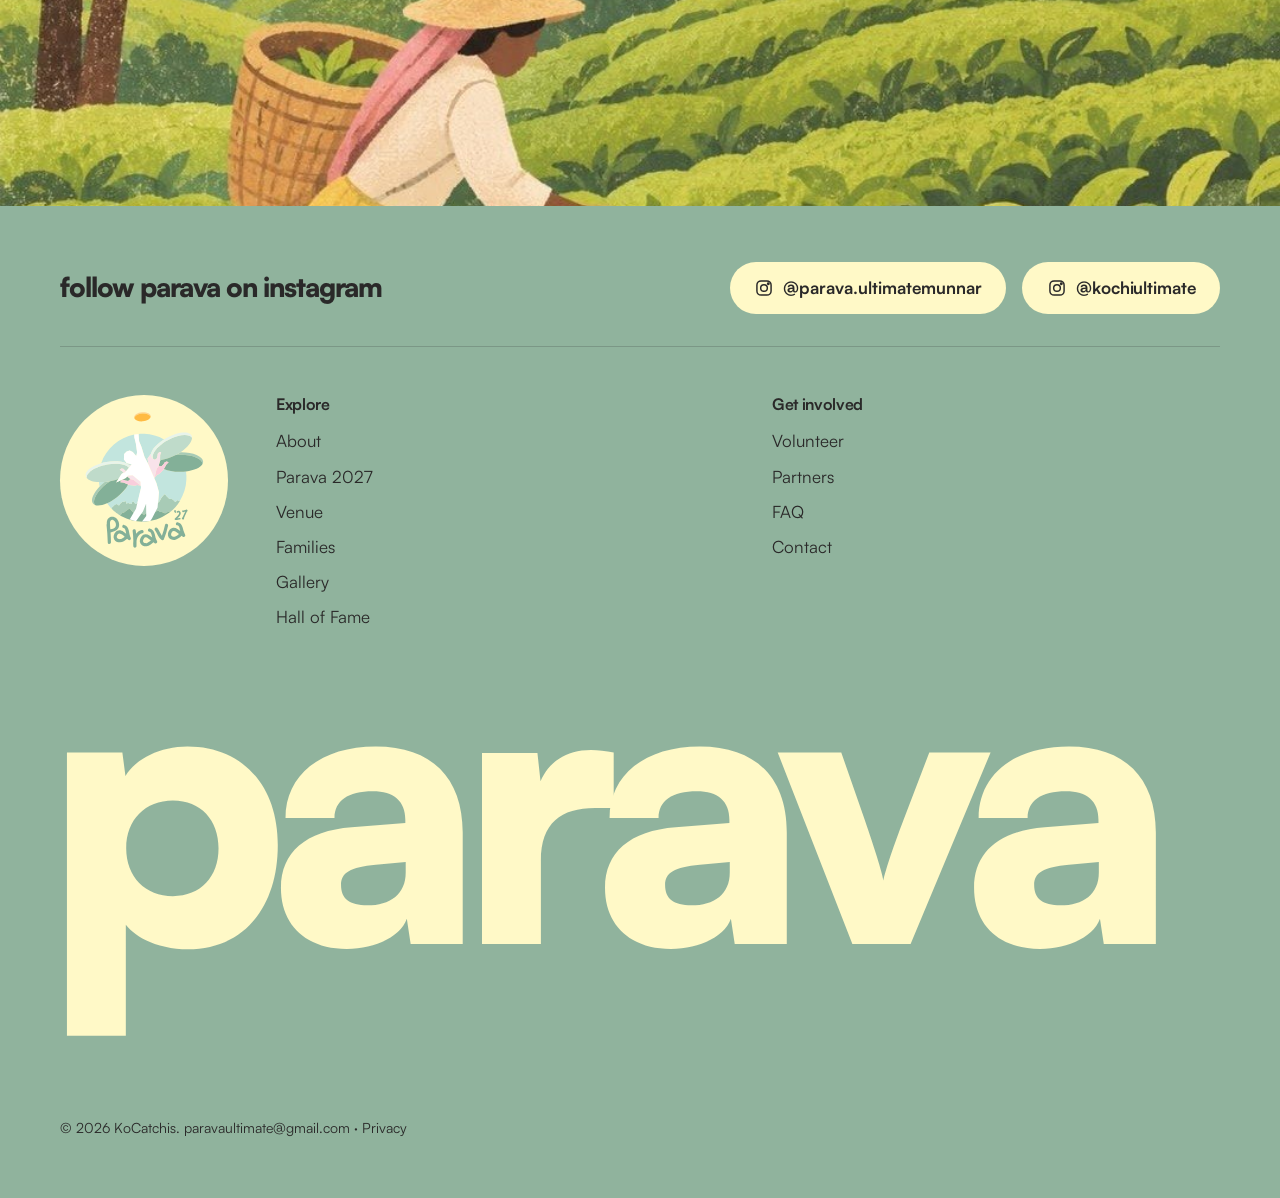
<file: volunteer.html>
<!DOCTYPE html>
<html lang="en">
<head>
<meta charset="utf-8">
<meta name="viewport" content="width=device-width, initial-scale=1, viewport-fit=cover">
<title>Volunteer · Parava 2027</title>
<meta name="description" content="Parava is KoCatchis’ flagship ultimate frisbee tournament: three days, 24 teams and more than 500 athletes at High Range Club, Munnar, 2-4 April 2027.">
<!-- Draft hosting on GitHub Pages: update these URLs when the real domain is live, and remove noindex at launch -->
<meta name="robots" content="noindex">
<meta property="og:type" content="website">
<meta property="og:site_name" content="Parava 2027">
<meta property="og:title" content="Volunteer · Parava 2027">
<meta property="og:description" content="Parava is KoCatchis’ flagship ultimate frisbee tournament: three days, 24 teams and more than 500 athletes at High Range Club, Munnar, 2-4 April 2027.">
<meta property="og:url" content="https://paravaultimate.com/volunteer.html">
<meta property="og:image" content="https://anooprajanm.github.io/parava-preview/assets/og-logo.jpg">
<meta property="og:image:alt" content="The Parava 2027 logo: a player leaping for a disc">
<meta property="og:image:width" content="1200">
<meta property="og:image:height" content="630">
<meta name="twitter:card" content="summary_large_image">
<link rel="icon" type="image/svg+xml" href="assets/logo-2027.svg">
<link rel="apple-touch-icon" href="assets/apple-touch-icon.png">
<link rel="preload" href="assets/fonts/satoshi-black.woff2" as="font" type="font/woff2" crossorigin>
<link rel="stylesheet" href="styles.css?v=20261122q">
</head>
<body>
<a class="skip" href="#main">Skip to content</a>
<svg width="0" height="0" style="position:absolute" aria-hidden="true"><defs>
  <symbol id="hills" viewBox="0 0 1280 120" preserveAspectRatio="none">
    <path style="fill:var(--hill-1)" d="M0 30 C140 8 260 14 380 30 S640 4 790 24 S1060 10 1280 26 V120 H0Z"/>
    <path style="fill:var(--hill-2)" d="M0 58 C180 36 300 48 460 60 S760 34 930 54 S1150 42 1280 50 V120 H0Z"/>
    <path style="fill:var(--hill-3)" d="M0 84 C150 70 330 76 520 88 S860 66 1040 82 S1200 76 1280 80 V120 H0Z"/>
    <path style="fill:var(--hill-4)" d="M0 106 C220 98 420 102 640 108 S1040 96 1280 104 V120 H0Z"/>
  </symbol>
</defs></svg>
<nav class="nav" aria-label="Main">
  <div class="wrap">
    <a class="brand" href="index.html"><img src="assets/logo-2027.svg" alt=""><b>Parava</b><span>’27</span></a>
    <button class="menu-btn" aria-expanded="false" aria-controls="menu" aria-label="Menu"><span class="burger" aria-hidden="true"><i></i><i></i><i></i></span></button>
    <ul id="menu"><li><a href="about.html">About</a></li><li><a href="tournament.html">2027</a></li><li><a href="venue.html">Venue</a></li><li><a href="families.html">Families</a></li><li><a href="gallery.html">Gallery</a></li><li><a href="hall-of-fame.html">Hall of Fame</a></li><li><a href="volunteer.html" aria-current="page">Volunteer</a></li><li><a href="partners.html">Partners</a></li><li><a href="faq.html">FAQ</a></li><li><a href="contact.html">Contact</a></li><li><a class="cta" href="register.html" data-reg>Register</a></li></ul>
  </div>
</nav>
<main id="main">
<header class="pagehead">
  <div class="wrap">
    <div>
      <p class="crumbs"><a href="index.html">Home</a> / Volunteer</p>
      <p class="kicker">lend a hand</p>
      <h1>Volunteer at Parava</h1>
      <p class="lede">Help with score reporting, field setup, the family programme, the helpdesk or the kids’ clinic.</p>
    </div>
    <div class="pic"><img src="assets/2026/p26-4018.jpg" alt="A volunteer with water cans waves from the sideline" fetchpriority="high"></div>
  </div>
  <div class="hills"><svg><use href="#hills"/></svg></div>
</header>
<section class="block vol">
  <div class="wrap split">
    <div>
      <h2>What volunteers do</h2>
      <div class="feat feat-1">
        <div><h3>On the fields</h3><p>Score reporting, field setup and hydration points.</p></div>
        <div><h3>With families</h3><p>The family zone and the kids’ clinic.</p></div>
        <div><h3>At the helpdesk</h3><p>Check-in, information and lost and found.</p></div>
      </div>
      <p class="note spaced">Volunteers get meals, a place to stay and a Parava tee.</p>
    </div>
    <form class="vol-form panel" novalidate>
      <h3>Sign up to volunteer</h3>
      <div class="row2">
        <label>Name<input name="name" required autocomplete="name"></label>
        <label>Phone<input name="phone" type="tel" autocomplete="tel" inputmode="tel" pattern="\+?[0-9 \-]{7,20}"></label>
      </div>
      <label>Email<input name="email" type="email" required autocomplete="email"></label>
      <label>I’d like to help with
        <select name="role"><option>Score reporting</option><option>Field setup</option><option>Family programme</option><option>Helpdesk</option><option>Kids’ clinic</option><option>Anywhere needed</option></select>
      </label>
      <label>Which days are you available?<textarea name="days" placeholder="e.g. All three days, or Saturday only"></textarea></label>
      <button class="submit" type="submit">Send volunteer request</button>
      <div class="toast" role="status"></div>
      <p class="note">This opens your email app with the details filled in, addressed to paravaultimate@gmail.com.</p>
    </form>
  </div>
</section>
</main>
<div class="ground" aria-hidden="true"></div>
<footer>
  <div class="wrap">
    <div class="follow">
      <p>Follow Parava on Instagram</p>
      <a class="btn btn-follow" href="https://www.instagram.com/parava.ultimatemunnar/" target="_blank" rel="noopener"><svg class="ig" viewBox="0 0 24 24" aria-hidden="true"><rect x="3.5" y="3.5" width="17" height="17" rx="5"/><circle cx="12" cy="12" r="4"/><circle cx="17.2" cy="6.8" r=".9"/></svg>@parava.ultimatemunnar</a>
      <a class="btn btn-follow" href="https://www.instagram.com/kochiultimate/" target="_blank" rel="noopener"><svg class="ig" viewBox="0 0 24 24" aria-hidden="true"><rect x="3.5" y="3.5" width="17" height="17" rx="5"/><circle cx="12" cy="12" r="4"/><circle cx="17.2" cy="6.8" r=".9"/></svg>@kochiultimate</a>
    </div>
    <div class="logo"><img src="assets/logo-2027.svg" alt="Parava logo" loading="lazy"></div>
    <div>
      <h3>Explore</h3>
      <ul><li><a href="about.html">About</a></li><li><a href="tournament.html">Parava 2027</a></li><li><a href="venue.html">Venue</a></li><li><a href="families.html">Families</a></li><li><a href="gallery.html">Gallery</a></li><li><a href="hall-of-fame.html">Hall of Fame</a></li></ul>
    </div>
    <div>
      <h3>Get involved</h3>
      <ul><li><a href="volunteer.html">Volunteer</a></li><li><a href="partners.html">Partners</a></li><li><a href="faq.html">FAQ</a></li><li><a href="contact.html">Contact</a></li></ul>
    </div>
    <p class="wordmark" aria-hidden="true">Parava</p>
    <p class="legal">© 2026 KoCatchis. <a href="mailto:paravaultimate@gmail.com">paravaultimate@gmail.com</a> · <a href="privacy.html">Privacy</a></p>
  </div>
</footer>
<script src="site.js?v=20261122q"></script>
</body>
</html>
</file>
<file: styles.css>
:root{
  /* Parava 2027 colour suite: pink, cream, blue, olive; charcoal, off-white, yellow; plus the posters' sage */
  --band:#90B39D; --cream:#FFF9C7; --olive:#D5CC34; --yellow:#FFE95D; --ink:#2A2929; --link:#3A64A6; --kick:#4E6E5A;
  --tea:#2A2929; --sage:#90B39D; --mint:#FFF9C7; --disc:#D5CC34; --blush:#F6CCD0;
  --hill-1:#E9EEDD; --hill-2:#CFDDC6; --hill-3:#AFC8B3; --hill-4:#90B39D;
  --bg:#F5F6EC; --surface:#FFFDF0; --text:#2A2929; --muted:#55584F; --line:#DCDFCF; --head:#2A2929;
  --ph-bg:#F6CCD0; --ph-line:#C97C88; --ph-text:#2A2929;
  --font-h:"Satoshi","Avenir Next","Segoe UI",Helvetica,Arial,sans-serif;
  --font-b:"Satoshi","Avenir Next","Segoe UI",Helvetica,Arial,sans-serif;
  --font-w:"Satoshi","Avenir Next","Segoe UI",Helvetica,Arial,sans-serif;
  --ease:cubic-bezier(.22,1,.36,1);
  --err-line:#C25B4A; --err-text:#8E3B2E;
  box-sizing:border-box;
  padding-top:env(safe-area-inset-top,0px);
  padding-bottom:env(safe-area-inset-bottom,0px);
  background:var(--bg);
}
@media (prefers-color-scheme: dark){
  :root:not([data-theme="light"]){
    --bg:#1C201D; --surface:#252A25; --text:#F2F3E8; --muted:#B7BCAE; --line:#3A4039; --head:#F2F3E8;
    --hill-1:#252A25; --hill-2:#2E352D; --hill-3:#3F5245; --hill-4:#4A6352;
    --ph-bg:#F6CCD0; --ph-line:#C97C88; --ph-text:#2A2929; --err-text:#F2A493; --link:#A3BEEC; --kick:#A9C7B3;
  }
}
:root[data-theme="dark"]{
  --bg:#1C201D; --surface:#252A25; --text:#F2F3E8; --muted:#B7BCAE; --line:#3A4039; --head:#F2F3E8;
  --hill-1:#252A25; --hill-2:#2E352D; --hill-3:#3F5245; --hill-4:#4A6352;
  --ph-bg:#F6CCD0; --ph-line:#C97C88; --ph-text:#2A2929; --err-text:#F2A493; --link:#A3BEEC; --kick:#A9C7B3;
}
html{scroll-padding-top:calc(env(safe-area-inset-top,0px) + 96px);scroll-behavior:smooth}
html.menu-open{overflow:hidden}
*,*::before,*::after{box-sizing:inherit}
body{margin:0;background:var(--bg);color:var(--text);font-family:var(--font-b);font-size:1.0625rem;line-height:1.6;-webkit-font-smoothing:antialiased}
body::before{content:"";position:fixed;inset:0 0 auto;height:env(safe-area-inset-top,0px);z-index:30;background:var(--bg)}
img,svg{max-width:100%;display:block}
a{color:inherit}
:focus-visible{outline:3px solid var(--disc);outline-offset:3px;border-radius:3px}
.wrap{width:min(1160px,100% - 2.5rem);margin-inline:auto}
h1,h2,h3{font-family:var(--font-h);color:var(--head);margin:0;letter-spacing:-.01em;text-wrap:balance}
p,li,dd,figcaption{text-wrap:pretty}
.skip{position:absolute;left:1rem;top:-100px;z-index:200;background:var(--tea);color:#F4F8F5;padding:.6rem 1rem;border-radius:10px;font-weight:600;text-decoration:none}
.skip:focus{top:calc(env(safe-area-inset-top,0px) + 1rem)}
h2{font-size:clamp(2rem,4.4vw,3.1rem);font-weight:800;line-height:1.05;max-width:20ch}
h3{font-size:1.35rem;font-weight:700;line-height:1.2}
.kicker{font-family:var(--font-w);font-size:clamp(1.4rem,2.4vw,1.8rem);line-height:1;color:var(--sage);margin:0 0 .5rem}
.lede{color:var(--muted);max-width:60ch;margin:1rem 0 0;font-size:1.15rem}
.tbc{display:inline-block;background:var(--ph-bg);border:1.5px dashed var(--ph-line);color:var(--ph-text);border-radius:6px;padding:0 .4em;font-weight:600;font-size:.9em;line-height:1.5}
section.block{padding:5.5rem 0}
.surface{background:var(--surface)}

/* ---------- logo ---------- */
.logo{position:relative;display:inline-block;width:var(--lw)}
/* logo-2027.svg is transparent, with the player clipped to the circle, so it sits on light, dark and green alike */
.logo img{width:100%;height:auto}

/* ---------- nav ---------- */
/* floating bar: the translucent surface lives on ::before so the mobile panel (position:fixed) is not trapped by backdrop-filter */
.nav{position:sticky;top:calc(env(safe-area-inset-top,0px) + .75rem);z-index:20;margin-top:.75rem}
.nav .wrap{position:relative;isolation:isolate;display:flex;align-items:center;justify-content:space-between;height:60px;padding:0 .5rem 0 1rem}
.nav .wrap::before{content:"";position:absolute;inset:0;z-index:-1;border-radius:999px;border:1px solid var(--line);
  background:color-mix(in srgb,var(--bg) 78%,transparent);backdrop-filter:blur(14px) saturate(1.2);-webkit-backdrop-filter:blur(14px) saturate(1.2);
  box-shadow:0 10px 30px -18px color-mix(in srgb,var(--tea) 55%,transparent)}
.brand{position:relative;z-index:2;display:flex;align-items:center;gap:.6rem;text-decoration:none;border-radius:999px}
.brand img{width:38px;height:auto}
.brand b{font-family:var(--font-h);font-weight:800;font-size:1.25rem;color:var(--head)}
.brand span{font-family:var(--font-w);color:var(--sage);font-size:1.25rem}
.nav ul{list-style:none;display:flex;gap:.1rem;margin:0;padding:0;align-items:center}
.nav ul a{display:block;white-space:nowrap;padding:.5rem .7rem;text-decoration:none;font-weight:500;font-size:.95rem;border-radius:999px;color:var(--text);
  transition:background-color .25s var(--ease),color .25s var(--ease),transform .25s var(--ease)}
.nav ul a:hover{background:var(--mint);color:var(--tea)}
.nav ul a:active{transform:scale(.98)}
.nav ul a.cta{background:var(--tea);color:#F4F8F5;font-weight:600;margin-left:.4rem;padding:.55rem 1.1rem}
.nav ul a.cta:hover{background:#2B5E4A;color:#fff}
.menu-btn{display:none;position:relative;z-index:2;width:44px;height:44px;background:none;border:1.5px solid var(--sage);border-radius:999px;color:var(--head);cursor:pointer;
  transition:background-color .25s var(--ease),transform .25s var(--ease)}
.menu-btn:hover{background:var(--mint)}
.menu-btn:active{transform:scale(.96)}
.burger{position:absolute;left:50%;top:50%;width:18px;height:12px;transform:translate(-50%,-50%)}
.burger i{position:absolute;left:0;width:100%;height:2px;border-radius:2px;background:currentColor;transition:transform .5s var(--ease),opacity .25s var(--ease)}
.burger i:nth-child(1){top:0}.burger i:nth-child(2){top:5px}.burger i:nth-child(3){top:10px}
.menu-btn[aria-expanded="true"] .burger i:nth-child(1){transform:translateY(5px) rotate(45deg)}
.menu-btn[aria-expanded="true"] .burger i:nth-child(2){opacity:0;transform:scaleX(.3)}
.menu-btn[aria-expanded="true"] .burger i:nth-child(3){transform:translateY(-5px) rotate(-45deg)}
@media (max-width:1160px){
  .menu-btn{display:block}
  /* full height panel; links arrive in reading order, 60ms apart, capped so the sequence ends inside 400ms */
  .nav ul{position:fixed;inset:0;z-index:1;display:flex;flex-direction:column;align-items:stretch;justify-content:flex-start;gap:.15rem;
    padding:calc(env(safe-area-inset-top,0px) + 6.5rem) 1.5rem calc(env(safe-area-inset-bottom,0px) + 2rem);overflow-y:auto;
    background:color-mix(in srgb,var(--bg) 94%,transparent);backdrop-filter:blur(22px);-webkit-backdrop-filter:blur(22px);
    opacity:0;visibility:hidden;transition:opacity .35s var(--ease),visibility 0s linear .35s}
  .nav ul.open{opacity:1;visibility:visible;transition:opacity .35s var(--ease),visibility 0s}
  .nav ul li{opacity:0;transform:translateY(24px);transition:opacity .5s var(--ease),transform .5s var(--ease)}
  .nav ul.open li{opacity:1;transform:none;transition-delay:min(calc(var(--i) * 60ms),340ms)}
  .nav ul li:nth-child(1){--i:0}.nav ul li:nth-child(2){--i:1}.nav ul li:nth-child(3){--i:2}.nav ul li:nth-child(4){--i:3}.nav ul li:nth-child(5){--i:4}
  .nav ul li:nth-child(6){--i:5}.nav ul li:nth-child(7){--i:6}.nav ul li:nth-child(8){--i:7}.nav ul li:nth-child(9){--i:8}.nav ul li:nth-child(10){--i:9}
  .nav ul a{font-family:var(--font-h);font-weight:700;font-size:1.6rem;padding:.55rem 1rem;letter-spacing:-.01em}
  .nav ul a.cta{margin:1rem 0 0;text-align:center;font-family:var(--font-b);font-size:1.0625rem;padding:.9rem 1.2rem}
}

/* ---------- hero ---------- */
.hero{position:relative;overflow:hidden;padding:2rem 0 8rem}
.hero .wrap{display:grid;grid-template-columns:1fr 1.05fr;gap:3rem;align-items:center}
.hero .logo{--lw:132px;margin-bottom:.75rem}
.hero h1{font-size:clamp(2.3rem,4.4vw,3.6rem);font-weight:800;line-height:1.02;max-width:14ch}
.when{margin:1.1rem 0 0;font-size:1.15rem;color:var(--muted)}
.when strong{display:block;font-family:var(--font-h);font-size:1.6rem;color:var(--head);font-weight:800}
.btns{display:flex;flex-wrap:wrap;gap:.75rem;margin-top:1.5rem}
.btn{display:inline-block;text-decoration:none;font-weight:600;padding:.85rem 1.4rem;border-radius:999px;border:2px solid transparent;line-height:1.2;
  transition:background-color .25s var(--ease),color .25s var(--ease),border-color .25s var(--ease),transform .5s var(--ease),box-shadow .5s var(--ease)}
.btn:hover{transform:translateY(-2px)}
.btn:active{transform:translateY(1px) scale(.98);transition-duration:.2s}
.btn-tea{background:var(--tea);color:#F4F8F5}
.btn-tea:hover{background:#2B5E4A;box-shadow:0 10px 24px -12px color-mix(in srgb,var(--tea) 70%,transparent)}
.btn-disc{background:var(--disc);color:#1C2A23}
.btn-disc:hover{background:#F6BF66;box-shadow:0 10px 24px -12px color-mix(in srgb,var(--disc) 80%,transparent)}
.btn-line{border-color:var(--sage);color:var(--head)}
.btn-line:hover{background:var(--mint);color:var(--tea)}
.btn.is-disabled{cursor:not-allowed;opacity:.7;transform:none;box-shadow:none}
.btn.is-disabled:hover{background:var(--disc)}
.countdown{display:flex;gap:1.75rem;margin-top:1.75rem}
.countdown b{display:block;font-family:var(--font-h);font-weight:800;font-size:2.6rem;line-height:1;color:var(--head);font-variant-numeric:tabular-nums}
.countdown small{color:var(--muted);font-size:.9rem}
.photos{position:relative;display:grid;grid-template-columns:repeat(3,1fr);gap:14px;align-items:start}
.photos img{width:100%;aspect-ratio:3/5;object-fit:cover;border-radius:16px}
.photos img:nth-child(2){margin-top:3.5rem}
.photos img:nth-child(3){margin-top:1.5rem}
.photos .tag{position:absolute;right:-6px;bottom:-26px;font-family:var(--font-w);font-size:1.5rem;color:var(--sage);transform:rotate(-4deg)}
.hills{position:absolute;left:0;right:0;bottom:0;height:120px;pointer-events:none}
.hills svg{width:100%;height:100%}
@media (max-width:860px){
  .hero{padding:2rem 0 7rem}
  .hero .wrap{grid-template-columns:1fr}
  .hero .logo{--lw:150px}
  .photos{grid-template-columns:repeat(3,1fr);gap:8px}
  .photos img{border-radius:10px}
  .photos img:nth-child(2){margin-top:1.5rem}
  .photos img:nth-child(3){margin-top:.75rem}
}

/* ---------- numbers ---------- */
.numbers{background:var(--tea);color:#DCEDE3;padding:4.5rem 0}
.numbers .wrap{display:grid;grid-template-columns:1.2fr 1fr;gap:3rem;align-items:center}
.numbers h2{color:#F4F8F5}
.numbers .kicker{color:var(--sage)}
.stats{display:grid;grid-template-columns:repeat(2,1fr);gap:2rem 2.5rem;margin-top:2.25rem}
.stat b{display:block;font-family:var(--font-h);font-weight:800;font-size:clamp(2.6rem,5vw,3.6rem);line-height:1;color:#F4F8F5;letter-spacing:-.02em;font-variant-numeric:tabular-nums}
.stats.stats-4{grid-template-columns:repeat(4,1fr)}
@media (max-width:860px){.stats.stats-4{grid-template-columns:repeat(2,1fr)}}
.stats.on-light .stat b{color:var(--head)}
.stats.on-light .stat span{color:var(--muted)}
.stat span{display:block;margin-top:.4rem;color:#B9D3C3}
.growth{background:rgba(255,255,255,.06);border-radius:16px;padding:1.75rem}
.growth p{margin:0 0 1rem;font-weight:600;color:#F4F8F5}
.bar{display:grid;grid-template-columns:3.2rem 1fr;align-items:center;gap:.75rem;margin:.6rem 0}
.bar span{color:#B9D3C3;font-size:.95rem}
.bar i{display:flex;align-items:center;justify-content:flex-end;height:30px;border-radius:6px;background:var(--sage);color:#1C2A23;font-style:normal;font-family:var(--font-h);font-weight:800;padding-right:.6rem;min-width:2.4rem}
.bar.now i{background:var(--disc)}
.bar.next i{background:transparent;border:2px dashed var(--disc);color:#F4F8F5}
.growth small{display:block;margin-top:1rem;color:#9FBCAB}
@media (max-width:860px){.numbers .wrap{grid-template-columns:1fr}}

/* ---------- split with photo ---------- */
.split{display:grid;grid-template-columns:.85fr 1.15fr;gap:4rem;align-items:center}
.split.flip{grid-template-columns:1.15fr .85fr}
.split.flip .pic{order:2}
.pic img{width:100%;aspect-ratio:4/5;object-fit:cover;border-radius:20px}
@media (max-width:860px){.split,.split.flip{grid-template-columns:1fr;gap:2rem}.split.flip .pic{order:0}.pic img{aspect-ratio:4/3}}
.creds{display:flex;flex-wrap:wrap;gap:.5rem;margin-top:1.75rem;padding:0;list-style:none}
.creds li{background:var(--mint);color:var(--tea);border-radius:999px;padding:.35rem .9rem;font-weight:600;font-size:.95rem}
.feat{display:grid;grid-template-columns:1fr 1fr;gap:1.75rem 2.5rem;margin-top:2.25rem}
.feat > div{border-top:2px solid var(--mint);padding-top:1rem}
.feat p{margin:.35rem 0 0;color:var(--muted)}
@media (max-width:560px){.feat{grid-template-columns:1fr}}

/* ---------- weekend ---------- */
.days{display:grid;grid-template-columns:repeat(3,1fr);gap:2rem;margin-top:2.75rem}
.day{border-top:3px solid var(--sage);padding-top:1.25rem}
.day:last-child{border-top-color:var(--disc)}
.day .d{font-family:var(--font-h);font-weight:800;font-size:1.9rem;line-height:1.1;color:var(--head)}
.day .dd{color:var(--muted);margin-top:.15rem}
.day ul{margin:1rem 0 0;padding-left:1.15rem}
.day li{margin:.35rem 0}
.after{margin-top:2.5rem;color:var(--muted)}
@media (max-width:860px){.days{grid-template-columns:1fr}}

/* ---------- family ---------- */
.family .big{font-family:var(--font-h);font-weight:800;font-size:clamp(3.5rem,8vw,5.5rem);line-height:1;color:var(--head);letter-spacing:-.03em}
.family .big-cap{color:var(--muted);margin:.4rem 0 0;max-width:34ch}
.fam{list-style:none;padding:0;margin:2.25rem 0 0;display:grid;gap:1rem}
.fam li{display:grid;grid-template-columns:14px 1fr;gap:.9rem;align-items:baseline}
.fam li::before{content:"";width:12px;height:12px;border-radius:50%;background:var(--blush);transform:translateY(2px)}
.fam b{font-family:var(--font-h);color:var(--head)}

/* ---------- venue ---------- */
.venue .map{border-radius:20px;overflow:hidden;border:1px solid var(--line)}
.venue .map img{width:100%;height:auto}
.venue dl{display:grid;grid-template-columns:1fr 1fr;gap:1.25rem 2rem;margin:2rem 0 0}
.venue dt{font-size:.9rem;color:var(--muted)}
.venue dd{margin:.1rem 0 0;font-weight:600}

/* ---------- teams ---------- */
.cities{display:flex;flex-wrap:wrap;gap:.5rem;margin-top:2rem;padding:0;list-style:none}
.cities li{background:var(--mint);color:var(--tea);border-radius:999px;padding:.4rem 1rem;font-weight:600}
.cities li.host{background:var(--tea);color:#F4F8F5}
.reg{margin-top:3rem;display:flex;flex-wrap:wrap;align-items:center;gap:1rem 1.5rem;padding:1.75rem;border-radius:20px;border:2px dashed var(--sage)}
.reg p{margin:0;flex:1 1 320px;color:var(--muted)}
.reg b{display:block;font-family:var(--font-h);font-size:1.35rem;color:var(--head)}

/* ---------- gallery ---------- */
.gallery{display:grid;grid-template-columns:repeat(4,1fr);grid-auto-rows:220px;gap:12px;margin-top:2.5rem}
.gallery figure{margin:0;position:relative;overflow:hidden;border-radius:14px}
.gallery img{width:100%;height:100%;object-fit:cover;transition:transform .7s var(--ease)}
@media (hover:hover){.gallery figure:hover img{transform:scale(1.04)}}
.gallery figure.tall{grid-row:span 2}
.gallery figcaption{position:absolute;left:0;right:0;bottom:0;padding:1.5rem .9rem .7rem;color:#fff;font-size:.9rem;background:linear-gradient(transparent,rgba(10,25,18,.7))}
.reel{display:flex;flex-wrap:wrap;align-items:center;gap:1rem 2rem;margin-top:2.25rem}
.reel b{font-family:var(--font-h);font-weight:800;font-size:2.4rem;color:var(--head);line-height:1}
.reel span{display:block;color:var(--muted)}
@media (max-width:860px){.gallery{grid-template-columns:repeat(2,1fr);grid-auto-rows:180px}}

/* ---------- volunteer ---------- */
form{display:grid;gap:1rem}
label{display:grid;gap:.35rem;font-weight:500;font-size:.95rem}
input,select,textarea{font:inherit;padding:.75rem .9rem;border:1.5px solid var(--line);border-radius:10px;background:var(--bg);color:var(--text)}
input:focus,select:focus,textarea:focus{border-color:var(--sage);outline:none;box-shadow:0 0 0 3px color-mix(in srgb,var(--sage) 35%,transparent)}
textarea{min-height:110px;resize:vertical}
.row2{display:grid;grid-template-columns:1fr 1fr;gap:1rem}
@media (max-width:560px){.row2{grid-template-columns:1fr}}
button.submit{justify-self:start;font:inherit;font-weight:600;padding:.85rem 1.5rem;border:0;border-radius:999px;background:var(--tea);color:#F4F8F5;cursor:pointer;
  transition:background-color .25s var(--ease),transform .5s var(--ease)}
button.submit:hover{background:#2B5E4A;transform:translateY(-2px)}
button.submit:active{transform:translateY(1px) scale(.98);transition-duration:.2s}
input,select,textarea{transition:border-color .25s var(--ease),box-shadow .25s var(--ease)}
[aria-invalid="true"]{border-color:var(--err-line)}
.err{color:var(--err-text);font-size:.875rem;font-weight:500}
.err:empty{display:none}
.note{font-size:.92rem;color:var(--muted);margin:0}
.toast{display:none;padding:.9rem 1rem;border-radius:10px;background:var(--mint);color:var(--tea);font-weight:500}
.toast.show{display:block}

/* ---------- crew ---------- */
.crew{display:grid;grid-template-columns:repeat(5,1fr);gap:1.5rem;margin-top:2.5rem}
.crew .face{aspect-ratio:1;border-radius:50%;background:var(--mint);display:flex;align-items:center;justify-content:center;font-family:var(--font-h);font-weight:800;font-size:2rem;color:var(--tea);margin-bottom:.8rem}
.crew > div:nth-child(4) .face{background:#F9E1E8}
.crew > div:nth-child(5) .face{background:#FCE7C4}
.crew b{display:block;font-family:var(--font-h);font-size:1.15rem;color:var(--head)}
.crew span{color:var(--muted);font-size:.95rem}
@media (max-width:860px){.crew{grid-template-columns:repeat(2,1fr)}}

/* ---------- faq ---------- */
.faq{max-width:780px;margin-top:2.25rem}
details{border-bottom:1px solid var(--line);padding:1.1rem 0}
details:first-of-type{border-top:1px solid var(--line)}
summary{cursor:pointer;font-weight:600;font-size:1.1rem;list-style:none;display:flex;justify-content:space-between;gap:1rem;border-radius:6px;transition:color .25s var(--ease)}
summary:hover{color:var(--head)}
summary::-webkit-details-marker{display:none}
summary::after{content:"+";flex:none;font-family:var(--font-h);font-weight:700;font-size:1.5rem;line-height:1;color:var(--sage);transition:transform .5s var(--ease)}
details[open] summary::after{transform:rotate(45deg)}
details p{margin:.75rem 0 0;color:var(--muted)}
/* smooth open where the browser supports animating to auto height; elsewhere the answer still fades in */
details{interpolate-size:allow-keywords}
details::details-content{block-size:0;overflow:hidden;transition:block-size .5s var(--ease),content-visibility .5s allow-discrete}
details[open]::details-content{block-size:auto}
details[open] p{animation:faq-in .5s var(--ease)}
@keyframes faq-in{from{opacity:0;transform:translateY(-6px)}}

/* ---------- partner ---------- */
.partner{background:var(--tea);color:#DCEDE3;padding:5rem 0 0;position:relative}
.partner h2{color:#F4F8F5}
.partner .lede{color:#B9D3C3}
.tiers{display:grid;grid-template-columns:repeat(4,1fr);gap:1rem;margin-top:2.5rem}
.tier{border:1.5px solid rgba(220,237,227,.25);border-radius:16px;padding:1.25rem}
.tier b{display:block;font-family:var(--font-h);font-size:1.2rem;color:#F4F8F5}
.tier span{font-size:.95rem;color:#B9D3C3}
.tier.lead{background:rgba(242,174,69,.14);border-color:var(--disc)}
.partner .btns{margin-top:2.25rem}
.slots{display:flex;flex-wrap:wrap;gap:1rem;margin-top:3rem;padding-bottom:4.5rem}
.slot{width:150px;height:70px;border:2px dashed rgba(220,237,227,.35);border-radius:12px;display:flex;align-items:center;justify-content:center;font-size:.9rem;color:#9FBCAB}
@media (max-width:860px){.tiers{grid-template-columns:repeat(2,1fr)}}

/* ---------- footer ---------- */
/* every page ends the same way: the hills roll down into a tea green footer */
footer{position:relative;background:var(--tea);color:#DCEDE3;padding:4rem 0 3rem}
footer > .hills{bottom:100%;height:80px}
main > section.block:last-child{padding-bottom:5.5rem}
main:has(> .partner:last-child) + footer > .hills,main:has(> header:last-child) + footer > .hills{display:none}
footer .wrap{display:grid;grid-template-columns:auto 1fr 1fr;gap:3rem;align-items:start}
footer .logo{--lw:120px}
footer h3{font-size:1rem;margin-bottom:.6rem;color:#F4F8F5}
footer ul{list-style:none;padding:0;margin:0;display:grid;gap:0}
/* links get a 24px+ tap height; the padding replaces the old list gap so spacing looks the same */
footer a{text-decoration:none;color:#DCEDE3}
footer a:not(.btn){display:inline-block;padding:.25rem 0}
footer a:hover{color:var(--disc);text-decoration:underline}
/* follow strip: the one place both Instagram accounts are asked for, on every page */
footer .follow{grid-column:1/-1;display:flex;flex-wrap:wrap;align-items:center;gap:.75rem 1rem;padding-bottom:2rem;border-bottom:1px solid rgba(220,237,227,.2)}
footer .follow p{margin:0 auto 0 0;font-family:var(--font-h);font-weight:700;font-size:clamp(1.3rem,2.4vw,1.7rem);color:#F4F8F5;letter-spacing:-.01em}
.btn-follow{display:inline-flex;align-items:center;gap:.55rem;border-color:rgba(220,237,227,.4);color:#F4F8F5}
footer a.btn-follow{color:#F4F8F5;text-decoration:none}
footer a.btn-follow:hover{background:rgba(220,237,227,.12);color:#fff;text-decoration:none}
.ig{width:20px;height:20px;flex:none;fill:none;stroke:currentColor;stroke-width:1.75;stroke-linecap:round;stroke-linejoin:round}
@media (max-width:560px){footer .follow p{flex-basis:100%}footer .follow .btn{flex:1 1 auto;justify-content:center;font-size:.95rem;padding:.8rem 1rem}}
.more-ig{margin-left:1.1rem;font-weight:600;color:var(--head);text-underline-offset:4px}
.more-ig:hover{color:var(--tea)}
.legal{grid-column:1/-1;border-top:1px solid rgba(220,237,227,.2);padding-top:1.25rem;font-size:.88rem;color:#B9D3C3}
@media (max-width:760px){footer .wrap{grid-template-columns:1fr}}
@media (prefers-reduced-motion:reduce){html{scroll-behavior:auto}}

.nav ul a[aria-current="page"]{background:var(--mint);color:var(--tea);font-weight:600}
/* inner page headers follow the homepage hero: big tight title sized by height too, photo bleeding off the right edge and cut by the hills */
.pagehead{position:relative;overflow:hidden;padding:1.5rem 0 6rem;background:var(--bg)}
.pagehead .wrap{display:grid;grid-template-columns:minmax(0,1.1fr) minmax(0,1fr);gap:3.5rem;align-items:center}
.pagehead .wrap > div:first-child{position:relative}
.pagehead h1{font-size:clamp(2.4rem,min(4.8vw,7.6vh),4.4rem);font-weight:800;line-height:.97;letter-spacing:-.03em;max-width:14ch}
.pagehead .lede{margin-top:1.1rem}
.pagehead .pic{position:relative;align-self:stretch;min-height:clamp(300px,56vh,540px);margin:-1.5rem calc(-1 * max(1.25rem,(100vw - 1160px) / 2)) -3rem 0;border-radius:28px 0 0 0;overflow:hidden}
.pagehead .pic img{position:absolute;inset:0;width:100%;height:100%;aspect-ratio:auto;object-fit:cover;border-radius:0}
.pagehead .hills{z-index:1;height:96px}
.crumbs{font-size:.9rem;color:var(--muted);margin:0 0 1rem}
.crumbs a{color:var(--muted)}
@media (max-width:860px){
  .pagehead{padding:1.25rem 0 6rem}
  .pagehead .wrap{grid-template-columns:1fr;gap:1.75rem}
  .pagehead .pic{min-height:0;aspect-ratio:4/3;margin:0 -1.25rem -3rem;border-radius:24px 24px 0 0}
}
/* a short dashed throw beside each page title, drawn once on load (site.js); hidden when there is no room */
.title-throw{position:absolute;left:0;top:0;width:100%;height:100%;overflow:visible;pointer-events:none}
.title-throw path{fill:none;stroke:var(--disc);stroke-width:2.5;stroke-linecap:round;stroke-dasharray:9 8}
.title-throw .reveal-path{stroke:#fff;stroke-width:12;stroke-dasharray:var(--len);stroke-dashoffset:var(--len);animation:title-throw 1s var(--ease) .35s forwards}
.title-throw ellipse{fill:var(--disc);opacity:0;animation:title-disc .35s var(--ease) 1.2s forwards}
@keyframes title-throw{to{stroke-dashoffset:0}}
@keyframes title-disc{to{opacity:1}}
.cards{display:grid;grid-template-columns:repeat(3,1fr);gap:1.25rem;margin-top:2.5rem}
.card{display:block;text-decoration:none;border-radius:20px;overflow:hidden;background:var(--surface);border:1px solid var(--line);
  transition:border-color .3s var(--ease),transform .5s var(--ease),box-shadow .5s var(--ease)}
.card img{width:100%;aspect-ratio:16/10;object-fit:cover;transition:transform .7s var(--ease)}
@media (hover:hover){
  .card:hover{border-color:var(--sage);transform:translateY(-4px);box-shadow:0 22px 40px -24px color-mix(in srgb,var(--tea) 60%,transparent)}
  .card:hover img{transform:scale(1.04)}
}
.card:active{transform:translateY(-1px) scale(.99);transition-duration:.2s}
.card div{padding:1.1rem 1.25rem 1.3rem}
.card b{display:block;font-family:var(--font-h);font-size:1.3rem;color:var(--head)}
.card span{color:var(--muted);font-size:.98rem}
@media (max-width:860px){.cards{grid-template-columns:1fr 1fr}}
@media (max-width:560px){.cards{grid-template-columns:1fr}}
.more{margin-top:2rem}
.table-wrap{overflow-x:auto;border:1px solid var(--line);border-radius:14px;margin-top:2rem}
table{width:100%;border-collapse:collapse;min-width:560px}
th,td{text-align:left;padding:.85rem 1rem;border-bottom:1px solid var(--line)}
th{font-size:.88rem;color:var(--muted);font-weight:500;background:var(--surface)}
tbody tr:last-child td{border-bottom:0}
.contact-grid{display:grid;grid-template-columns:repeat(3,1fr);gap:1.25rem;margin-top:2.5rem}
.contact-grid > div{background:var(--surface);border:1px solid var(--line);border-radius:16px;padding:1.4rem}
.contact-grid h3{margin-bottom:.4rem}
.contact-grid p{margin:0;color:var(--muted)}
.contact-grid a{color:var(--head);font-weight:600}
@media (max-width:860px){.contact-grid{grid-template-columns:1fr}}
.view[hidden]{display:none}

/* ---------- small utilities (replace former inline styles) ---------- */
.pos-low{object-position:50% 80%}
.feat.feat-1{grid-template-columns:1fr}
.note.spaced{margin-top:1.5rem}
.partner .deadline{align-self:center;color:#B9D3C3}
footer a{transition:color .25s var(--ease)}

/* ---------- gallery page: a masonry wall that keeps each photo's own shape ---------- */
.wall{columns:3 150px;column-gap:14px}
@media (max-width:560px){.wall{column-gap:8px}.wall figure{margin-bottom:8px;border-radius:10px}.wall figcaption{font-size:.8rem;padding:1.25rem .6rem .5rem}}
.wall figure{position:relative;margin:0 0 14px;break-inside:avoid;border-radius:14px;overflow:hidden;cursor:zoom-in}
.wall img{width:100%;height:auto;display:block;transition:transform .7s var(--ease)}
.wall figcaption{position:absolute;left:0;right:0;bottom:0;padding:1.75rem .9rem .7rem;color:#fff;font-size:.9rem;background:linear-gradient(transparent,rgba(10,25,18,.7))}
@media (hover:hover){.wall figure:hover img{transform:scale(1.03)}}
.wall figure:focus-visible{outline:3px solid var(--disc);outline-offset:3px}

/* full screen photo viewer (site.js) */
.viewer{width:100vw;height:100dvh;max-width:none;max-height:none;margin:0;padding:0;border:0;background:rgba(8,18,13,.94);color:#F4F8F5}
.viewer::backdrop{background:transparent}
.viewer[open]{display:grid;grid-template-rows:1fr auto;animation:viewer-in .35s var(--ease)}
@keyframes viewer-in{from{opacity:0}}
.viewer figure{margin:0;display:grid;place-items:center;min-height:0;padding:4.5rem 4.5rem 0}
.viewer img{max-width:100%;max-height:calc(100dvh - 9.5rem);width:auto;height:auto;object-fit:contain;border-radius:10px;user-select:none;-webkit-user-drag:none}
.viewer .bar{display:flex;justify-content:center;align-items:center;gap:1.25rem;padding:1rem 1.25rem calc(env(safe-area-inset-bottom,0px) + 1.25rem);font-size:.95rem;color:#DCEDE3}
.viewer .count{font-variant-numeric:tabular-nums;color:#9FBCAB}
.viewer button{position:absolute;display:grid;place-items:center;width:48px;height:48px;border-radius:999px;border:1.5px solid rgba(220,237,227,.35);background:rgba(8,18,13,.5);color:#F4F8F5;cursor:pointer;
  transition:background-color .25s var(--ease),transform .25s var(--ease)}
.viewer button:hover{background:rgba(220,237,227,.15)}
.viewer button:active{transform:scale(.96)}
.viewer button svg{width:22px;height:22px;fill:none;stroke:currentColor;stroke-width:1.75;stroke-linecap:round;stroke-linejoin:round}
.viewer .close{top:calc(env(safe-area-inset-top,0px) + 1rem);right:1rem}
.viewer .prev{left:1rem;top:50%;transform:translateY(-50%)}
.viewer .next{right:1rem;top:50%;transform:translateY(-50%)}
.viewer .prev:active,.viewer .next:active{transform:translateY(-50%) scale(.96)}
@media (max-width:640px){.viewer figure{padding:4.5rem .75rem 0}.viewer .prev,.viewer .next{top:auto;bottom:calc(env(safe-area-inset-bottom,0px) + .6rem);transform:none}}

/* ---------- 2027: the weekend as a throw-line timeline ---------- */
.days.timeline{position:relative;list-style:none;padding:2.25rem 0 0;margin-top:2.25rem}
.days.timeline::before{content:"";position:absolute;left:0;right:0;top:10px;border-top:3px dashed var(--sage)}
.timeline .day{position:relative;border-top:0;padding-top:1.5rem}
.timeline .day::before{content:"";position:absolute;left:0;top:-2.25rem;width:26px;height:12px;border-radius:50%;background:var(--sage);box-shadow:0 0 0 5px var(--bg)}
.timeline .day:last-child::before{width:34px;height:15px;top:calc(-2.25rem - 2px);background:var(--disc)}
.surface .timeline .day::before{box-shadow:0 0 0 5px var(--surface)}
@media (max-width:860px){
  .days.timeline{padding:0 0 0 2.25rem}
  .days.timeline::before{left:11px;right:auto;top:6px;bottom:6px;border-top:0;border-left:3px dashed var(--sage)}
  .timeline .day{padding-top:0}
  .timeline .day::before{left:-2.25rem;top:.55rem}
  .timeline .day:last-child::before{left:calc(-2.25rem - 4px);top:.5rem}
}

/* registration as a green band, the strongest call on the page */
.reg.reg-band{border:0;background:var(--tea);color:#DCEDE3;padding:2.25rem 2.5rem;border-radius:28px;position:relative;overflow:hidden}
.reg-band p{color:#B9D3C3}
.reg-band b{color:#F4F8F5;font-size:clamp(1.5rem,2.6vw,2rem);font-weight:800;letter-spacing:-.02em;margin-bottom:.35rem}
@media (max-width:560px){.reg.reg-band{padding:1.75rem 1.5rem}}

/* ---------- partners: tiers as a ladder, the title slot clearly on top ---------- */
.tiers.ladder{grid-template-columns:minmax(0,1.25fr) minmax(0,1fr);grid-template-rows:repeat(3,auto);gap:.75rem}
.ladder .tier{border-color:rgba(220,237,227,.18);padding:1.15rem 1.35rem}
.ladder .tier.lead{grid-row:1 / span 3;display:flex;flex-direction:column;justify-content:flex-end;padding:2rem;border-radius:22px;min-height:260px;background:rgba(242,174,69,.16);border-color:var(--disc)}
.ladder .tier.lead b{font-size:clamp(1.8rem,3.2vw,2.6rem);font-weight:800;letter-spacing:-.02em;margin-bottom:.4rem}
.ladder .tier.lead span{font-size:1.05rem;color:#DCEDE3}
.ladder .tier:nth-child(2){background:rgba(220,237,227,.10)}
.ladder .tier:nth-child(3){background:rgba(220,237,227,.06)}
.ladder .tier:nth-child(4){background:rgba(220,237,227,.03)}
@media (max-width:860px){.tiers.ladder{grid-template-columns:1fr}.ladder .tier.lead{grid-row:auto;min-height:0}}

/* ---------- volunteer: roles beside a form panel ---------- */
.vol .split{align-items:start}
.vol-form.panel{background:var(--surface);border:1px solid var(--line);border-radius:22px;padding:clamp(1.25rem,3vw,2rem)}
.vol-form.panel h3{font-size:1.5rem;margin-bottom:.25rem}

/* ---------- about: the crew as names and roles, no placeholder avatars ---------- */
.crew-list{margin:2rem 0 0;max-width:720px;border-top:1px solid var(--line)}
.crew-list > div{display:grid;grid-template-columns:minmax(0,14rem) 1fr;gap:1rem;align-items:baseline;padding:1.1rem 0;border-bottom:1px solid var(--line)}
.crew-list dt{color:var(--muted);font-size:.95rem}
.crew-list dd{margin:0;font-family:var(--font-h);font-weight:700;font-size:clamp(1.3rem,2.2vw,1.6rem);color:var(--head);letter-spacing:-.01em}
@media (max-width:560px){.crew-list > div{grid-template-columns:1fr;gap:.15rem}}

/* ---------- venue: captioned map, travel with line icons ---------- */
.venue figure.map{margin:0}
.venue .map figcaption{padding:.75rem 1rem;font-size:.9rem;color:var(--muted);background:var(--surface);border-top:1px solid var(--line)}
.feat.travel h3{display:flex;align-items:center;gap:.6rem}
.ic{width:26px;height:26px;flex:none;fill:none;stroke:var(--sage);stroke-width:1.75;stroke-linecap:round;stroke-linejoin:round}

/* ---------- families: the big number gets the family accent ---------- */
.family .big{display:inline-block;padding-bottom:.15rem;border-bottom:6px solid var(--blush)}
.family .big-cap{margin-top:.75rem}
.fam li{padding-bottom:1rem;border-bottom:1px solid var(--line)}
.fam li:last-child{border-bottom:0}

/* ---------- faq: questions beside a panel that stays in view ---------- */
.faq-layout{display:grid;grid-template-columns:minmax(0,1fr) minmax(0,20rem);gap:3rem;align-items:start}
.faq-layout .faq{margin-top:0;max-width:none}
.ask{position:sticky;top:calc(env(safe-area-inset-top,0px) + 6rem);background:var(--surface);border:1px solid var(--line);border-radius:22px;padding:1.75rem}
.ask h2{font-size:1.6rem;max-width:none}
.ask p{margin:.5rem 0 1.25rem;color:var(--muted)}
.ask .ask-alt{margin:1rem 0 0;font-size:.95rem}
@media (max-width:860px){.faq-layout{grid-template-columns:1fr}.ask{position:static}}

/* ---------- contact: large links, each a whole tappable row ---------- */
.contact-list{list-style:none;margin:0 0 3rem;padding:0;border-top:1px solid var(--line)}
.contact-list li{border-bottom:1px solid var(--line)}
.contact-list a,.contact-list li > div{display:grid;gap:.2rem;padding:1.15rem .75rem;margin:0 -.75rem;border-radius:14px;text-decoration:none;
  transition:background-color .25s var(--ease)}
.contact-list a:hover{background:var(--surface)}
.contact-list small{color:var(--muted);font-size:.9rem}
.contact-list b{font-family:var(--font-h);font-weight:700;font-size:clamp(1.3rem,3.2vw,2rem);color:var(--head);letter-spacing:-.015em;overflow-wrap:anywhere}

/* ---------- 404 and privacy ---------- */
.lost .pic img{object-position:50% 30%}
.lost .big{font-family:var(--font-h);font-weight:800;font-size:clamp(4.5rem,14vw,9rem);line-height:.9;color:var(--head);letter-spacing:-.04em;margin:0 0 .5rem;font-variant-numeric:tabular-nums}
.prose{max-width:68ch}
.prose h2{font-size:clamp(1.6rem,3vw,2rem);margin:2.5rem 0 .5rem}
.prose p,.prose li{color:var(--muted)}
.prose ul{padding-left:1.15rem}

@media (prefers-reduced-motion:reduce){
  *,*::before,*::after{transition-duration:.01ms !important;animation-duration:.01ms !important;transition-delay:0s !important}
  .title-throw .reveal-path{animation:none;stroke-dashoffset:0}
  .title-throw ellipse{animation:none;opacity:1}
}

/* ---------- venue travel: an odd last block spans the row ---------- */
.feat.travel > div:last-child:nth-child(odd){grid-column:1/-1}

/* ---------- hall of fame: one row per edition, newest first ---------- */
.hof{display:grid;gap:0}
.hof-year{display:grid;grid-template-columns:9rem minmax(0,1fr);gap:.25rem 2.5rem;padding:2rem 0;border-top:1px solid var(--line)}
.hof-year:first-child{border-top:0;padding-top:0}
.hof-year h2{grid-row:span 2;font-weight:800;font-size:clamp(2.6rem,6vw,3.6rem);line-height:.9;letter-spacing:-.035em;font-variant-numeric:tabular-nums}
.hof-note{margin:0;color:var(--muted)}
.hof-year dl{display:grid;grid-template-columns:repeat(3,minmax(0,1fr));gap:1rem 2rem;margin:.75rem 0 0}
.hof-year dl > div{border-top:2px solid var(--mint);padding-top:.75rem}
.hof-year dl > .champ{border-top-color:var(--disc)}
.hof-year dt{font-family:var(--font-h);font-weight:700;color:var(--head)}
.hof-year dd{margin:.3rem 0 0;color:var(--muted)}
.hof-year .hof-pic{margin-top:.8rem}
.hof-pic img{display:block;width:100%;height:auto;aspect-ratio:3/2;object-fit:cover;border-radius:14px;background:var(--line)}
@media (max-width:760px){.hof-year{grid-template-columns:1fr}.hof-year h2{grid-row:auto}.hof-year dl{grid-template-columns:1fr;gap:.75rem}}

/* footer wordmark: one big "Parava" across the footer, sized to the footer's own width */
footer .wrap{container-type:inline-size}
footer .wordmark{grid-column:1/-1;margin:-1rem 0 -.1em -.04em;font-family:var(--font-h);font-weight:800;letter-spacing:-.055em;line-height:.8;
  font-size:36.5cqw;color:#2C5F4B;white-space:nowrap;user-select:none;pointer-events:none}
footer .wordmark + .legal{border-top:0;padding-top:0;margin-top:-1.5rem}
/* registration band on a 2026 photo; the tint keeps the text readable over the players */
.reg.reg-photo{min-height:clamp(340px,42vw,460px);align-items:flex-end;padding:clamp(2rem,6vw,4.5rem) clamp(1.5rem,5vw,3.5rem);isolation:isolate}
.reg-photo > img{position:absolute;inset:0;width:100%;height:100%;object-fit:cover;object-position:62% 60%;z-index:-2}
.reg-photo::before{content:"";position:absolute;inset:0;z-index:-1;
  background:linear-gradient(90deg,rgba(20,48,38,.92) 0%,rgba(20,48,38,.7) 38%,rgba(20,48,38,0) 68%),linear-gradient(0deg,rgba(20,48,38,.85) 0%,rgba(20,48,38,0) 45%)}
.reg-photo p{color:#DCEDE3;flex:1 1 360px}
.reg-photo b{color:#fff;font-size:clamp(1.9rem,4.6vw,3.2rem);letter-spacing:-.03em;line-height:1;margin-bottom:.6rem;max-width:14ch}
@media (max-width:760px){.reg-photo::before{background:linear-gradient(0deg,rgba(20,48,38,.95) 0%,rgba(20,48,38,.75) 55%,rgba(20,48,38,.1) 100%)}}


/* =====================================================================================
   Parava 2027 look: Satoshi throughout, the poster palette, sage bands with big lowercase headlines.
   Loaded last so it restyles the components above without changing their layout.
   ===================================================================================== */
@font-face{font-family:"Satoshi";src:url(assets/fonts/satoshi-regular.woff2) format("woff2");font-weight:400;font-style:normal;font-display:swap}
@font-face{font-family:"Satoshi";src:url(assets/fonts/satoshi-medium.woff2) format("woff2");font-weight:500;font-style:normal;font-display:swap}
@font-face{font-family:"Satoshi";src:url(assets/fonts/satoshi-mediumitalic.woff2) format("woff2");font-weight:500;font-style:italic;font-display:swap}
@font-face{font-family:"Satoshi";src:url(assets/fonts/satoshi-bold.woff2) format("woff2");font-weight:700;font-style:normal;font-display:swap}
@font-face{font-family:"Satoshi";src:url(assets/fonts/satoshi-black.woff2) format("woff2");font-weight:900;font-style:normal;font-display:swap}

/* type: headlines lowercase and tight like the posters; running text stays in sentence case */
h1,h2{font-weight:900;letter-spacing:-.045em;line-height:.92;text-transform:lowercase}
h2{font-size:clamp(2.3rem,5vw,3.8rem);max-width:18ch}
h3{font-weight:700;letter-spacing:-.02em}
.prose h2{text-transform:none;letter-spacing:-.025em;line-height:1.1;font-weight:700}
.pagehead h1{font-weight:900;letter-spacing:-.05em;line-height:.9}
.kicker,.photos .tag,.throw-note,.intro-hint{font-style:italic;font-weight:500}
.kicker{font-size:clamp(1.05rem,1.8vw,1.25rem);color:var(--kick);letter-spacing:0}
.brand b{font-weight:900;letter-spacing:-.04em;text-transform:lowercase}
.brand span{font-weight:900;color:var(--head);letter-spacing:-.04em}
:focus-visible{outline-color:var(--link)}
.tbc{border-style:dashed;font-weight:500}

/* buttons: olive for the main call, charcoal outline for the rest */
.btn-tea,.btn-disc,button.submit{background:var(--olive);color:var(--ink)}
.btn-tea:hover,.btn-disc:hover,button.submit:hover{background:#C8BF28;color:var(--ink);box-shadow:0 10px 24px -12px rgba(42,41,41,.45)}
.btn-line{border-color:var(--text);color:var(--text)}
.btn-line:hover{background:var(--mint);color:var(--ink)}
.btn.is-disabled,.btn.is-disabled:hover{background:transparent;border:2px dashed currentColor;color:inherit;opacity:1}
.nav ul a.cta{background:var(--olive);color:var(--ink)}
.nav ul a.cta:hover{background:#C8BF28;color:var(--ink)}
.nav ul a:hover,.nav ul a[aria-current="page"]{color:var(--ink)}
.menu-btn{border-color:var(--text)}

/* sage bands: big cream headline, charcoal text */
.numbers,.partner{background:var(--band);color:var(--ink)}
.numbers h2,.partner h2{color:var(--cream)}
.numbers .kicker,.partner .kicker{color:var(--ink)}
.numbers .btn-line,.partner .btn-line{border-color:var(--ink);color:var(--ink)}
.stat b,.stats.on-light .stat b{color:var(--ink)}
.stat span,.partner .lede,.partner .deadline{color:rgba(42,41,41,.8)}
.growth{background:rgba(255,253,240,.28)}
.growth p,.bar span{color:var(--ink)}
.bar i{background:var(--cream)}
.bar.now i{background:var(--olive)}
.bar.next i{border-color:var(--ink);color:var(--ink)}
.growth small{color:rgba(42,41,41,.72)}
.tier{border-color:rgba(42,41,41,.22)}
.tier b{color:var(--ink)}
.tier span,.ladder .tier.lead span{color:rgba(42,41,41,.8)}
.tier.lead,.ladder .tier.lead{background:var(--cream);border-color:var(--olive)}
.ladder .tier:nth-child(2){background:rgba(255,253,240,.34)}
.ladder .tier:nth-child(3){background:rgba(255,253,240,.22)}
.ladder .tier:nth-child(4){background:rgba(255,253,240,.12)}
.slot{border-color:rgba(42,41,41,.3);color:rgba(42,41,41,.72)}

/* registration: a yellow band */
.reg.reg-band{background:var(--yellow);color:var(--ink);align-items:flex-end}
.reg-band p{color:var(--ink)}
.reg-band b{color:var(--ink);font-weight:900;text-transform:lowercase;font-size:clamp(1.9rem,4.4vw,3.2rem);letter-spacing:-.045em;line-height:.95;max-width:14ch;margin-bottom:.7rem}
.reg-band .btn.is-disabled{color:var(--ink)}

/* inner page header: an illustration in place of the photo */
.pagehead .pic.art img{object-position:45% 40%}

/* footer: tea rows above a sage footer with a cream wordmark */
.ground{height:clamp(150px,26vw,400px);background:url(assets/art/tea-rows.jpg) center top/cover;
  -webkit-mask-image:linear-gradient(to bottom,transparent 0,#000 16%);mask-image:linear-gradient(to bottom,transparent 0,#000 16%)}
footer{background:var(--band);color:var(--ink);padding:3.5rem 0 2.5rem}
footer h3{color:var(--ink)}
footer a,footer a:hover{color:var(--ink)}
footer .follow{border-bottom-color:rgba(42,41,41,.2)}
footer .follow p{color:var(--ink);font-weight:900;letter-spacing:-.035em;text-transform:lowercase}
.btn-follow,footer a.btn-follow{border-color:transparent;background:var(--cream);color:var(--ink)}
footer a.btn-follow:hover{background:#fff;color:var(--ink)}
.legal{border-top-color:rgba(42,41,41,.2);color:var(--ink)}
footer .wordmark{color:var(--cream);font-weight:900;text-transform:lowercase;letter-spacing:-.06em;line-height:1;font-size:33cqw;margin:-.2em 0 0 -.04em;padding-bottom:.2em}
footer .wordmark + .legal{margin-top:0}

/* logo badge: the logo is mostly pale sage, so on sage bands it sits on a cream circle (sized from the logo's own width) */
.home-hero .logo,footer .logo{box-sizing:content-box;padding:calc(var(--lw) * .14) calc(var(--lw) * .2);background:var(--cream);border-radius:50%}


/* ---------- photo rows: venue, families, 2027, hall of fame ---------- */
.photo-row{display:grid;grid-template-columns:repeat(3,minmax(0,1fr));gap:12px;margin-top:2.5rem}
.photo-row.two{grid-template-columns:repeat(2,minmax(0,1fr))}
.photo-row figure{margin:0;border-radius:16px;overflow:hidden;min-width:0}
.photo-row img{width:100%;aspect-ratio:3/2;object-fit:cover}
@media (max-width:640px){.photo-row{grid-template-columns:1fr 1fr}.photo-row figure:first-child{grid-column:1/-1}.photo-row.two{grid-template-columns:1fr}}
.wide-photo{margin:2.75rem 0 0}
.wide-photo img{width:100%;aspect-ratio:16/9;object-fit:cover;border-radius:20px}
.wide-photo figcaption{margin-top:.6rem;color:var(--muted);font-size:.92rem}
.pagehead .pic img.pos-booth{object-position:50% 30%}

/* ---------- review board round 1 (2026-11-20) ---------- */
/* headlines: enough line height that descenders (p, g, y) clear the line below */
h1,h2{line-height:1}
.pagehead h1{line-height:1}
.home-hero h1{line-height:.98}
.reg-band b{line-height:1}
/* venue: the photo row spans the full width under the text and map */
.venue .photo-row{grid-column:1/-1}
/* contact: the phone booth shown whole, in a portrait frame */
.pagehead .pic.portrait{align-self:center;justify-self:end;width:min(100%,360px);min-height:0;aspect-ratio:2/3;margin:0 0 -2rem;border-radius:28px}
.pagehead .pic.portrait img{object-position:50% 50%}
@media (max-width:860px){.pagehead .pic.portrait{justify-self:start;width:min(100%,300px);margin:0 0 -2rem}}

/* ---------- looped videos (site.js plays them) ---------- */
.vid{position:relative}
.vid video,.vid-strip video{position:absolute;inset:0;width:100%;height:100%;object-fit:cover;display:block;background:#2A2929}
.pagehead .pic.vid video{border-radius:0}
.vid-strip{position:relative;margin-top:2.5rem;border-radius:20px;overflow:hidden;aspect-ratio:21/9;max-width:100%;background:#2A2929}
@media (max-width:640px){.vid-strip{aspect-ratio:16/10}}
.vid-toggle{position:absolute;z-index:3;top:.8rem;right:.8rem;width:40px;height:40px;display:grid;place-items:center;border:0;border-radius:999px;
  background:rgba(42,41,41,.55);color:#FFF9C7;cursor:pointer;-webkit-backdrop-filter:blur(6px);backdrop-filter:blur(6px);transition:background-color .25s var(--ease)}
.vid-toggle:hover{background:rgba(42,41,41,.8)}
.vid-toggle svg{width:18px;height:18px;fill:currentColor}
.vid-toggle .i-play,.vid-toggle.paused .i-pause{display:none}
.vid-toggle.paused .i-play{display:inline}
.pagehead .pic.vid .vid-toggle{top:auto;bottom:6.5rem;right:1.25rem}
@media (max-width:860px){.pagehead .pic.vid .vid-toggle{bottom:4.5rem;right:1rem}}
/* ---------- 2027 teams: confirmed, awaiting verification, waitlist ---------- */
.team-lists{margin-top:3rem;display:grid;gap:2.5rem}
.tl-head{display:flex;flex-wrap:wrap;align-items:baseline;justify-content:space-between;gap:.25rem 1.5rem;border-top:2px solid var(--disc);padding-top:1rem}
.tl-pending .tl-head,.tl-wait .tl-head{border-top-color:var(--line)}
.tl-count{margin:0;color:var(--muted);font-weight:600;font-variant-numeric:tabular-nums}
.tl-empty{margin:1.25rem 0 0;color:var(--muted)}
.team-grid{list-style:none;margin:1.25rem 0 0;padding:0;display:grid;grid-template-columns:repeat(auto-fill,minmax(15rem,1fr));gap:.75rem}
.team-grid:empty{display:none}
.team{display:flex;align-items:center;gap:1rem;background:var(--surface);border:1px solid var(--line);border-radius:14px;padding:.85rem 1rem}
.team-logo{flex:none;width:64px;height:64px;border-radius:12px;background:#fff;display:grid;place-items:center;overflow:hidden}
.team-logo img{width:100%;height:100%;object-fit:contain;padding:4px}
.team-logo.none{background:var(--mint)}
.team-logo.none svg{width:60%;fill:none;stroke:var(--olive);stroke-width:2.5}
.team b{display:block;font-family:var(--font-h);font-weight:700;line-height:1.2;color:var(--head);overflow-wrap:anywhere}
.team span{display:block;color:var(--muted);font-size:.95rem;margin-top:.15rem}
.team-grid.queue{counter-reset:q}
.team-grid.queue .team{counter-increment:q;background:transparent;border-style:dashed}
.team-grid.queue .team::before{content:counter(q);flex:none;min-width:1.6rem;font-weight:800;color:var(--muted);font-variant-numeric:tabular-nums}
.team-grid.queue .team-logo{width:48px;height:48px;border-radius:10px}
@media (max-width:560px){.team-grid{grid-template-columns:1fr}}

/* ---------- register page ---------- */
.reg-steps{list-style:none;counter-reset:s;margin:2rem 0 0;padding:0;display:grid;grid-template-columns:repeat(4,1fr);gap:1.5rem}
.reg-steps li{counter-increment:s;border-top:2px solid var(--mint);padding-top:1rem}
.reg-steps li::before{content:counter(s);display:grid;place-items:center;width:2.2rem;height:2.2rem;border-radius:50%;background:var(--olive);color:var(--ink);font-weight:800;margin-bottom:.75rem}
.reg-steps b{display:block;font-family:var(--font-h);font-size:1.15rem;color:var(--head)}
.reg-steps span{display:block;color:var(--muted);margin-top:.3rem}
@media (max-width:860px){.reg-steps{grid-template-columns:1fr 1fr}}
@media (max-width:560px){.reg-steps{grid-template-columns:1fr}}
.fee-grid{display:grid;grid-template-columns:1fr 1fr;gap:1rem;margin-top:2rem}
.fee{background:var(--bg);border:1px solid var(--line);border-radius:18px;padding:1.5rem}
.fee p{margin:0}
.fee-who{font-weight:700;color:var(--muted)}
.fee-amt{font-family:var(--font-h);font-weight:900;font-size:clamp(2.2rem,5vw,3rem);letter-spacing:-.04em;line-height:1.05;margin:.35rem 0 .5rem!important;color:var(--head)}
.fee-amt small{font-size:1rem;font-weight:600;letter-spacing:0;color:var(--muted)}
.fee-now{color:var(--text)}
@media (max-width:560px){.fee-grid{grid-template-columns:1fr}}
.rules{margin:2rem 0 0;padding-left:1.2rem;display:grid;gap:.5rem;max-width:70ch}
.pay-grid{display:grid;grid-template-columns:1fr 1fr;gap:1rem;margin-top:2rem;align-items:start}
.pay-card{background:var(--surface);border:1px solid var(--line);border-radius:18px;padding:1.5rem;display:grid;gap:1rem}
.qr{width:200px;aspect-ratio:1;border:1.5px dashed var(--ph-line);border-radius:14px;display:grid;place-items:center;background:var(--bg)}
.qr img{width:100%;height:100%;object-fit:contain;border-radius:12px}
.pay-dl{margin:0;display:grid;gap:.5rem}
.pay-dl > div{display:grid;grid-template-columns:9rem 1fr;gap:1rem;border-top:1px solid var(--line);padding-top:.5rem}
.pay-dl dt{color:var(--muted);font-weight:600}
.pay-dl dd{margin:0;font-weight:600;overflow-wrap:anywhere}
@media (max-width:860px){.pay-grid{grid-template-columns:1fr}}
@media (max-width:420px){.pay-dl > div{grid-template-columns:1fr;gap:0}}
.reg-wrap{display:grid;grid-template-columns:minmax(0,1fr) minmax(0,1.5fr);gap:2.5rem;align-items:start}
@media (max-width:860px){.reg-wrap{grid-template-columns:1fr}}
.reg-status{margin:1rem 0 0;font-weight:600}
.ask-wa{margin-top:2rem;border-top:2px solid var(--mint);padding-top:1rem}
.ask-wa p{margin:.35rem 0 0;color:var(--muted)}
.wa-links{display:flex;flex-wrap:wrap;gap:.5rem;margin-top:1rem!important}
.reg-form.panel,.reg-done.panel{background:var(--bg);border:1px solid var(--line);border-radius:22px;padding:clamp(1.25rem,3vw,2rem)}
.reg-form fieldset{border:0;margin:0;padding:0;min-width:0;display:grid;gap:1rem}
.reg-form fieldset:disabled{opacity:.55}
.reg-form fieldset:disabled button.submit{cursor:not-allowed}
.reg-form h3.sub{font-size:1.15rem;margin-top:.75rem;padding-top:1rem;border-top:1px solid var(--line)}
.reg-form .lbl{margin:0 0 .35rem;font-weight:500;font-size:.95rem}
.reg-form .hint{color:var(--muted);font-weight:400;font-size:.85rem}
.reg-form input[type="file"]{padding:.6rem;background:var(--surface)}
.seg{display:flex;flex-wrap:wrap;gap:.5rem}
.seg label{display:block;cursor:pointer}
.seg input{position:absolute;opacity:0;pointer-events:none}
.seg span{display:block;padding:.65rem 1.2rem;border:1.5px solid var(--line);border-radius:999px;font-weight:600;background:var(--surface)}
.seg input:checked + span{background:var(--olive);border-color:var(--olive);color:var(--ink)}
.seg input:focus-visible + span{outline:3px solid var(--link);outline-offset:2px}
.check{grid-template-columns:auto 1fr;align-items:start;gap:.65rem;font-weight:400}
.check input{width:1.2rem;height:1.2rem;margin:.2rem 0 0;padding:0;accent-color:var(--olive)}
.check .err{grid-column:1/-1}
.pay-due{margin:0;padding:.85rem 1rem;border-radius:12px;background:var(--mint);color:var(--ink)}
.hp{position:absolute;left:-9999px;width:1px;height:1px;overflow:hidden}
.sr{position:absolute;width:1px;height:1px;overflow:hidden;clip:rect(0 0 0 0);white-space:nowrap}
.toast.bad{background:var(--blush);color:var(--ink)}
.reg-done h3{font-size:1.5rem}
.reg-done p{margin:.75rem 0 0}
.reg-form[hidden],.reg-form [hidden],.reg-done[hidden],.team-lists [hidden]{display:none!important}
.reg-form label,.reg-form .row2 > *{min-width:0}.reg-form input:not([type="radio"]):not([type="checkbox"]){width:100%;min-width:0}.reg-form .row2{grid-template-columns:repeat(2,minmax(0,1fr))}@media (max-width:560px){.reg-form .row2{grid-template-columns:minmax(0,1fr)}}
</file>
<file: home.css>
/* Homepage only: "the throw". One whiteboard-style flight path carries the intro's disc down the page;
   everything around it stays quiet. Loaded after styles.css. */

main.home{position:relative}

/* ---------- hero ---------- */
/* the whole hero (photo, dates, buttons, countdown) must fit the first screen on a laptop,
   so the logo and headline scale with the viewport height as well as its width */
.hero.home-hero{padding:1.25rem 0 6rem}
.home-hero .wrap{grid-template-columns:minmax(0,1fr) minmax(0,1.15fr);gap:3.5rem;align-items:center}
.home-hero .logo{--lw:clamp(72px,12vh,118px);margin-bottom:.5rem}
.home-hero .kicker{font-size:clamp(1.2rem,3vh,1.6rem);margin-bottom:.35rem}
.home-hero h1{font-size:clamp(2.4rem,min(5.2vw,8vh),4.6rem);line-height:.95;letter-spacing:-.035em;max-width:13ch}
.home-hero .when{margin-top:clamp(.75rem,2vh,1.25rem)}
.home-hero .when strong{font-size:clamp(1.3rem,3vh,1.6rem)}
.home-hero .btns{align-items:center;margin-top:clamp(1rem,2.6vh,1.5rem)}
.countdown-line{margin:0 0 0 .5rem;color:var(--muted);font-size:1rem}
.countdown-line b{font-family:var(--font-h);font-weight:800;font-size:1.6rem;color:var(--head);font-variant-numeric:tabular-nums;letter-spacing:-.02em;margin-right:.15em}
/* the photo bleeds off the right edge; it stops just inside the hills so only its last few pixels are cut and the team stays in view */
.hero-photo{position:relative;align-self:stretch;margin:-1.25rem calc(-1 * max(1.25rem,(100vw - 1160px) / 2)) -3rem 0;border-radius:28px 0 0 0;overflow:hidden}
.hero-photo img{position:absolute;inset:0;width:100%;height:100%;object-fit:cover;object-position:50% 85%}
.home-hero .hills{height:96px}
@media (max-width:860px){
  .home-hero .wrap{grid-template-columns:1fr;gap:2rem}
  .countdown-line{margin:.25rem 0 0}
  .hero-photo{aspect-ratio:1/1;margin:0 -1.25rem -3rem;border-radius:24px 24px 0 0}
}

/* ---------- the throw ---------- */
/* layering: section backgrounds < grain (0) < throw path (4) < content (5) < hero hills (6) < notes (7),
   so the disc passes behind words and photos and dips behind the hills, and never covers text */
.home > header > .wrap,.home > section > .wrap{position:relative;z-index:5}
.home .home-hero .hills{z-index:6}
.throw{position:absolute;left:0;top:0;width:100%;z-index:4;pointer-events:none;overflow:visible}
.throw-line{fill:none;stroke:var(--disc);stroke-width:3;stroke-linecap:round;stroke-dasharray:11 10}
.throw-reveal{fill:none;stroke:#fff;stroke-width:14}
.throw-disc ellipse:first-child{fill:var(--disc)}
.throw-disc ellipse:last-child{fill:none;stroke:#FFF6E1;stroke-width:1.6;opacity:.8}
.throw-note{position:absolute;z-index:7;pointer-events:none;font-family:var(--font-w);font-size:1.5rem;line-height:1;color:var(--disc);
  white-space:nowrap;transform:rotate(-5deg) translateY(6px);opacity:0;transition:opacity .5s var(--ease),transform .5s var(--ease)}
.throw-note.on{opacity:1;transform:rotate(-5deg)}
/* narrow layout is decided in home.js from main's width, so notes and the side line always agree */
.throw-narrow .throw-note{display:none}
.throw-narrow .throw-line{stroke-width:2.5}

/* ---------- growth: teams per edition as discs, area in proportion to the count ---------- */
.numbers.home-numbers{padding:5rem 0 5.5rem}
.home-numbers .wrap{grid-template-columns:minmax(0,1fr) minmax(0,1.1fr);gap:3rem;align-items:end}
.home-numbers h2{max-width:16ch}
.num-line{margin:1.25rem 0 0;color:#B9D3C3;max-width:46ch}
/* the discs scale with their own column so the row never runs past a narrow phone screen */
.growth-discs-wrap{container-type:inline-size}
.growth-discs{margin:0;display:flex;align-items:flex-end;justify-content:space-between;gap:.75rem;font-size:min(clamp(.62rem,1.45vw,1rem),calc((100cqw - 2.25rem) / 31))}
.gd{display:flex;flex-direction:column;align-items:center;gap:.6rem}
.gd .d{display:grid;place-items:center;border-radius:50%;background:var(--sage);color:#1C2A23;box-shadow:inset 0 0 0 .45em rgba(255,255,255,.16)}
.gd b{font-family:var(--font-h);font-weight:800;font-size:2.1em;letter-spacing:-.02em;font-variant-numeric:tabular-nums}
.gd small{color:#B9D3C3;font-size:.95rem}
.gd.y24 .d{width:4.9em;height:4.9em}.gd.y24 b{font-size:1.5em}
.gd.y25 .d{width:6.1em;height:6.1em}.gd.y25 b{font-size:1.75em}
.gd.y26 .d{width:9.3em;height:9.3em;background:var(--disc)}
.gd.y27 .d{width:9.1em;height:9.1em;background:transparent;border:2px dashed var(--disc);color:#F4F8F5;box-shadow:none}
.growth-note{margin:1rem 0 0;color:#9FBCAB;font-size:.875rem;text-align:right}
@media (max-width:860px){.home-numbers .wrap{grid-template-columns:minmax(0,1fr)}.growth-note{text-align:left}}

/* faint film grain on the green band */
.grain{position:relative}
.grain::before{content:"";position:absolute;inset:0;z-index:0;opacity:.09;pointer-events:none;
  background-image:url("data:image/svg+xml,%3Csvg xmlns='http://www.w3.org/2000/svg' width='160' height='160'%3E%3Cfilter id='n'%3E%3CfeTurbulence type='fractalNoise' baseFrequency='.9' numOctaves='2' stitchTiles='stitch'/%3E%3CfeColorMatrix values='0 0 0 0 1 0 0 0 0 1 0 0 0 0 1 0 0 0 .6 0'/%3E%3C/filter%3E%3Crect width='100%25' height='100%25' filter='url(%23n)'/%3E%3C/svg%3E")}

/* ---------- plan your weekend: one feature, then a plain list ---------- */
.plan-grid{display:grid;grid-template-columns:minmax(0,1.25fr) minmax(0,1fr);gap:2.5rem;margin-top:2.5rem;align-items:start}
.feature{position:relative;display:block;border-radius:20px;overflow:hidden;text-decoration:none;color:#F4F8F5;aspect-ratio:5/4}
.feature img{position:absolute;inset:0;width:100%;height:100%;object-fit:cover;transition:transform .7s var(--ease)}
.feature div{position:absolute;left:0;right:0;bottom:0;padding:4rem 1.75rem 1.6rem;background:linear-gradient(transparent,rgba(10,25,18,.78))}
.feature b{display:block;font-family:var(--font-h);font-weight:800;font-size:clamp(1.6rem,2.6vw,2.1rem);letter-spacing:-.02em;line-height:1.05}
.feature span{display:block;margin-top:.4rem;color:#DCEDE3}
@media (hover:hover){.feature:hover img{transform:scale(1.03)}}
.plan-list{list-style:none;margin:0;padding:0;border-top:1px solid var(--line)}
.plan-list li{border-bottom:1px solid var(--line)}
.plan-list a{display:grid;grid-template-columns:72px 1fr;gap:1rem;align-items:center;padding:.9rem .75rem;margin:0 -.75rem;border-radius:14px;text-decoration:none;
  transition:background-color .25s var(--ease)}
.plan-list a:hover{background:var(--surface)}
.plan-list img{width:72px;height:56px;object-fit:cover;border-radius:10px}
.plan-list b{display:block;font-family:var(--font-h);font-weight:700;font-size:1.15rem;color:var(--head)}
.plan-list small{display:block;color:var(--muted);font-size:.95rem;line-height:1.4}
@media (max-width:860px){.plan-grid{grid-template-columns:1fr;gap:1.5rem}}

/* ---------- tagline ---------- */
.tagline-band{padding:4.5rem 0 5rem}
.tagline{margin:0;font-family:var(--font-h);font-weight:800;font-size:clamp(2.4rem,6.4vw,5.6rem);line-height:.98;letter-spacing:-.035em;color:var(--head);max-width:15ch}

/* ---------- gallery: a less even wall ---------- */
.home-gallery .gallery{grid-template-columns:repeat(6,1fr);grid-auto-rows:200px;
  grid-template-areas:"a a b b c c" "a a d d c c" "e e e f f f"}
.home-gallery .gallery figure.tall{grid-row:auto}
.home-gallery .gallery figure:nth-child(1){grid-area:a}.home-gallery .gallery figure:nth-child(2){grid-area:b}
.home-gallery .gallery figure:nth-child(3){grid-area:c}.home-gallery .gallery figure:nth-child(4){grid-area:d}
.home-gallery .gallery figure:nth-child(5){grid-area:e}.home-gallery .gallery figure:nth-child(6){grid-area:f}
@media (max-width:860px){
  .home-gallery .gallery{grid-template-columns:repeat(2,1fr);grid-auto-rows:170px;grid-template-areas:"a b" "a c" "d d" "e f"}
}
.growth-discs-wrap{margin:0}

/* Munnar weather on the hero photo: sunny, misty or rainy, picked at random per visit; a click or tap on the photo changes it.
   Layers fade in once the intro has finished, pause when the photo is off screen, and hold still under reduced motion. */
.hero-photo > img{transition:filter 1.6s var(--ease)}
.hero-photo .wx-layer{position:absolute;inset:0;pointer-events:none;opacity:0;transition:opacity 1.6s var(--ease)}
.hero-photo .wx-layer i{position:absolute;display:block}
.hero-photo[data-wx="sunny"] .sunny,.hero-photo[data-wx="misty"] .misty,.hero-photo[data-wx="rainy"] .rainy{opacity:1}
.hero-photo[data-wx="sunny"] > img{filter:saturate(1.15) brightness(1.06) contrast(1.03)}
.hero-photo[data-wx="misty"] > img{filter:saturate(.85) brightness(1.04)}
.hero-photo[data-wx="rainy"] > img{filter:saturate(.8) brightness(.82) contrast(1.05)}
.sunny .warm{inset:0;background:linear-gradient(200deg,rgba(255,200,110,.22),rgba(255,200,110,0) 55%)}
.sunny .glow{right:-18%;top:-35%;width:75%;aspect-ratio:1;border-radius:50%;
  background:radial-gradient(circle,rgba(255,226,150,.85) 0%,rgba(255,200,110,.35) 30%,rgba(255,190,90,0) 65%);animation:wx-breathe 9s ease-in-out infinite alternate}
.sunny .sweep{inset:-20% -60%;background:linear-gradient(105deg,transparent 40%,rgba(255,240,200,.22) 50%,transparent 60%);animation:wx-sweep 14s ease-in-out infinite}
.misty .haze{inset:0;background:linear-gradient(180deg,rgba(236,242,238,.55) 0%,rgba(236,242,238,.25) 45%,rgba(236,242,238,.05) 75%)}
.misty .bank{left:-40%;right:-40%;top:6%;height:62%;
  background:radial-gradient(40% 35% at 20% 70%,rgba(244,248,245,.8),transparent 70%),radial-gradient(35% 30% at 55% 80%,rgba(244,248,245,.65),transparent 70%),radial-gradient(45% 40% at 85% 65%,rgba(244,248,245,.75),transparent 70%);
  filter:blur(6px);animation:wx-drift 38s linear infinite alternate}
.misty .bank + .bank{top:20%;opacity:.7;animation-duration:55s;animation-direction:alternate-reverse}
.rainy .cool{inset:0;background:linear-gradient(180deg,rgba(40,62,70,.35),rgba(20,40,38,.2))}
.rainy .sheet{inset:-50% -20%;transform:rotate(12deg);background-size:120px 160px;animation:wx-fall .7s linear infinite;
  background-image:url("data:image/svg+xml,%3Csvg xmlns='http://www.w3.org/2000/svg' width='120' height='160'%3E%3Cg stroke='white' stroke-linecap='round'%3E%3Cpath d='M10 10v18' stroke-opacity='.55'/%3E%3Cpath d='M48 70v14' stroke-opacity='.4'/%3E%3Cpath d='M86 30v20' stroke-opacity='.5'/%3E%3Cpath d='M30 110v16' stroke-opacity='.45'/%3E%3Cpath d='M104 120v12' stroke-opacity='.35'/%3E%3Cpath d='M66 140v18' stroke-opacity='.5'/%3E%3C/g%3E%3C/svg%3E")}
.rainy .sheet + .sheet{background-size:80px 110px;opacity:.6;animation-duration:1.1s}
.rainy .drop{top:-6%;width:7px;height:11px;border-radius:50%/60% 60% 40% 40%;box-shadow:0 0 0 1px rgba(255,255,255,.15);
  background:radial-gradient(circle at 35% 30%,rgba(255,255,255,.9),rgba(255,255,255,.25) 45%,rgba(255,255,255,.05) 70%);animation:wx-run 7s cubic-bezier(.5,0,.8,.6) infinite}
.rainy .drop:nth-child(4){left:22%;animation-delay:1s}
.rainy .drop:nth-child(5){left:61%;animation-delay:3.4s;animation-duration:9s}
.rainy .drop:nth-child(6){left:83%;animation-delay:5.2s}
@keyframes wx-breathe{from{transform:scale(.92);opacity:.8}to{transform:scale(1.06);opacity:1}}
@keyframes wx-sweep{0%{transform:translateX(-40%)}60%,100%{transform:translateX(40%)}}
@keyframes wx-drift{from{transform:translateX(-12%)}to{transform:translateX(12%)}}
@keyframes wx-fall{from{background-position:0 0}to{background-position:0 160px}}
@keyframes wx-run{0%{top:-6%}75%{top:70%;opacity:1}100%{top:105%;opacity:0}}
.hero-photo.off .wx-layer i{animation-play-state:paused}
.hero-photo[data-wx]{cursor:pointer}
@media (prefers-reduced-motion:reduce){.hero-photo .wx-layer i{animation:none}}


/* ================= Parava 2027 look: homepage ================= */
/* hero: the sage poster, with the disc-thrower framed on the right */
.hero.home-hero{background:var(--band);color:var(--ink);padding:clamp(1.5rem,3vw,2.5rem) 0 clamp(2rem,5vw,4rem);overflow:hidden}
.home-hero .wrap{grid-template-columns:minmax(0,1.05fr) minmax(0,.95fr);gap:2.5rem;align-items:center}
.home-hero .logo{--lw:clamp(64px,9vh,96px);margin-bottom:.9rem}
.home-hero h1{color:var(--cream);font-size:clamp(3.4rem,min(10vw,15vh),8.4rem);line-height:.86;letter-spacing:-.05em;max-width:none}
.home-hero h1 small{display:block;font-size:.5em;letter-spacing:-.04em;margin-top:.12em}
.home-hero .where{margin:1rem 0 0;font-weight:900;font-size:clamp(1.3rem,2.4vw,1.75rem);letter-spacing:-.035em;line-height:1.05;text-transform:lowercase}
.home-hero .hero-lede{margin:.9rem 0 0;max-width:40ch;font-weight:500}
.home-hero .btn-line{border-color:var(--ink);color:var(--ink)}
.home-hero .btn-line:hover{background:rgba(255,253,240,.35)}
.home-hero .countdown-line,.home-hero .countdown-line b{color:var(--ink)}
.hero-art{justify-self:end;width:100%;max-width:560px;border-radius:28px;overflow:hidden}
.hero-art img{width:100%;height:auto}
@media (max-width:860px){.home-hero .wrap{grid-template-columns:1fr;gap:2rem}.hero-art{justify-self:start}}

/* numbers: back on the off-white, the discs in sage tints with 2027 in olive */
.numbers.home-numbers{background:var(--bg);color:var(--text)}
.home-numbers.grain::before{display:none}
.home-numbers h2{color:var(--head)}
.num-line,.gd small,.growth-note{color:var(--muted)}
.gd .d{color:var(--ink);box-shadow:none}
.gd.y24 .d{background:#CFDDC6}
.gd.y25 .d{background:#AFC8B3}
.gd.y26 .d{background:var(--sage)}
.gd.y27 .d{background:var(--olive);border:0;color:var(--ink)}

/* the throw: olive dash, notes in Satoshi italic */
.throw-line{stroke:#B3AA1E}
.throw-note{color:var(--kick);font-size:1.25rem}

/* Munnar: tea-picker illustration beside the tagline and the weather photo */
.munnar-band .wrap{display:grid;grid-template-columns:minmax(0,.9fr) minmax(0,1.1fr);gap:clamp(1.5rem,4vw,3.5rem);align-items:center}
.art-frame{border-radius:28px;overflow:hidden}
.art-frame img{width:100%;height:auto}
.munnar-band .tagline{font-weight:900;font-size:clamp(2.2rem,4.6vw,4.2rem);line-height:.92;letter-spacing:-.045em;text-transform:lowercase;max-width:14ch}
.munnar-band .hero-photo{margin:1.75rem 0 0;aspect-ratio:3/2;border-radius:20px;align-self:auto}
@media (max-width:860px){.munnar-band .wrap{grid-template-columns:1fr}.munnar-band .hero-photo{margin:1.5rem 0 0;border-radius:20px}}

/* nav logo steps aside while the hero logo is in view (home.js) */
.nav .brand img{transition:width .4s var(--ease),margin .4s var(--ease),opacity .3s var(--ease)}
.hero-logo-on .nav .brand img{width:0;opacity:0;margin-right:-.6rem}

/* review board round 1: bigger thumbnails in the weekend list */
.plan-list a{grid-template-columns:132px 1fr;gap:1.1rem;padding:1rem .75rem}
.plan-list img{width:132px;height:92px;border-radius:12px}
@media (max-width:560px){.plan-list a{grid-template-columns:104px 1fr}.plan-list img{width:104px;height:76px}}
.munnar-band .tagline{line-height:1}

/* ---------- the Munnar film: a full-width video band under the hero (home.js loads and plays it) ---------- */
.film-band{position:relative;isolation:isolate;min-height:clamp(420px,80svh,820px);display:flex;align-items:flex-end;overflow:hidden;background:#2E4A3C;color:var(--cream)}
.film-band .hero-photo.film{position:absolute;inset:0;margin:0;border-radius:0;z-index:-1;aspect-ratio:auto}
.film-band .film-video{position:absolute;inset:0;width:100%;height:100%;object-fit:cover;display:block;transition:filter 1.6s var(--ease)}
.film-band .hero-photo.film::after{content:"";position:absolute;inset:0;pointer-events:none;
  background:linear-gradient(180deg,rgba(46,74,60,.25) 0%,rgba(46,74,60,0) 35%,rgba(36,60,48,.55) 75%,rgba(30,50,40,.8) 100%)}
.film-band .wrap{position:relative;z-index:5;padding-block:0 clamp(2.5rem,7vw,5rem);pointer-events:none}
.film-band .tagline{color:var(--cream);font-weight:900;font-size:clamp(2.6rem,6.4vw,5.8rem);line-height:1;letter-spacing:-.05em;text-transform:lowercase;max-width:14ch;margin:0;text-shadow:0 2px 24px rgba(20,36,28,.35)}
.film-hint{margin:1rem 0 0;font-style:italic;font-weight:500;color:#E9EEDD;font-size:.95rem}
.film-band .film-toggle{top:auto;bottom:clamp(2.5rem,7vw,5rem);right:max(1.25rem,(100vw - 1160px) / 2)}
.hero-photo.film[data-wx="sunny"] .film-video{filter:saturate(1.15) brightness(1.06) contrast(1.03)}
.hero-photo.film[data-wx="misty"] .film-video{filter:saturate(.85) brightness(1.04)}
.hero-photo.film[data-wx="rainy"] .film-video{filter:saturate(.8) brightness(.82) contrast(1.05)}
@media (max-width:640px){.film-band{min-height:clamp(380px,70svh,560px)}.film-band .film-toggle{right:1rem}}
.hero-photo[data-wx]{cursor:auto}
/* "one weekend in the mist." always on a single line; the type shrinks on narrow screens so it fits */
.film-band .tagline{max-width:none;font-size:clamp(1.3rem,7.4vw,5.8rem)}
.film-band .tagline .one-line{display:block;white-space:nowrap}

/* ---------- after the intro: the hero builds in piece by piece (index.html intro script sets the classes) ---------- */
.intro-playing .home-hero .hero-copy > *,.intro-playing .home-hero .hero-art{opacity:0;transform:translateY(14px)}
.hero-in .home-hero .hero-copy > *,.hero-in .home-hero .hero-art{transition:opacity .9s cubic-bezier(.33,1,.68,1),transform .9s cubic-bezier(.33,1,.68,1)}
.hero-in .home-hero .hero-copy > :nth-child(1){transition-delay:0s}
.hero-in .home-hero .hero-copy > :nth-child(2){transition-delay:.25s}
.hero-in .home-hero .hero-art{transition-delay:.3s}
.hero-in .home-hero .hero-copy > :nth-child(3){transition-delay:.5s}
.hero-in .home-hero .hero-copy > :nth-child(n+4){transition-delay:.7s}
</file>
